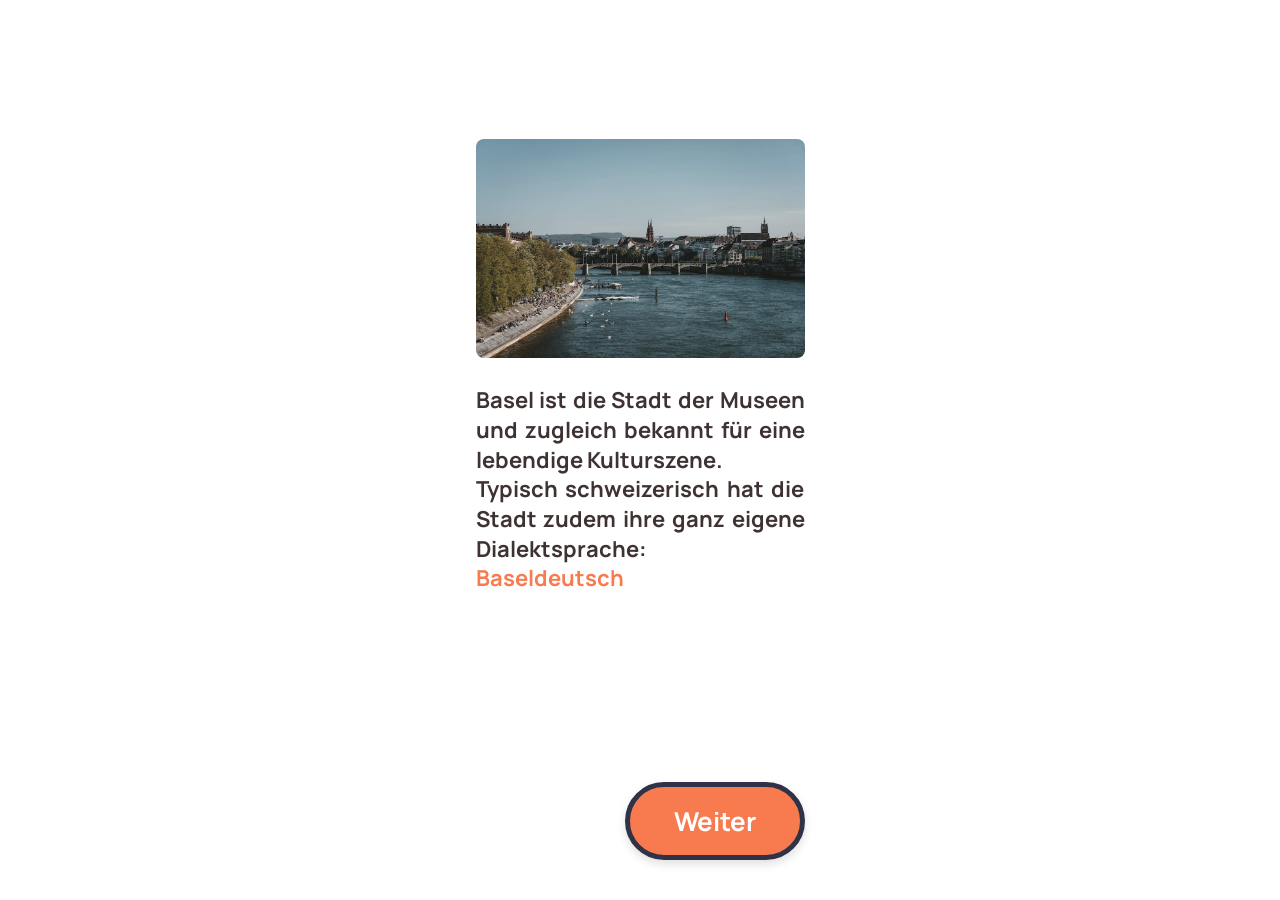
<file: index.html>
<!DOCTYPE html>
<html lang="de">

<head>
    <link rel="preconnect" href="https://fonts.googleapis.com">
    <link rel="preconnect" href="https://fonts.gstatic.com" crossorigin>
    <link
        href="https://fonts.googleapis.com/css2?family=Manrope:wght@200..800&family=Pixelify+Sans:wght@400..700&display=swap"
        rel="stylesheet">
    <meta charset="UTF-8">
    <script>(function () { var t = localStorage.getItem('theme'); if (t) document.documentElement.setAttribute('data-theme', t); })();</script>
    <meta name="viewport" content="width=device-width, initial-scale=1.0, maximum-scale=1.0">
    <title>Baseldeutsch</title>
    <link rel="stylesheet" href="style.css">
    <style>
        * {
            box-sizing: border-box;
            margin: 0;
            padding: 0;
        }

        html,
        body {
            height: 100%;
            overflow-x: hidden;
        }

        body {
            font-family: "Manrope", sans-serif;
            font-weight: bold;
            background: var(--bg);
            display: flex;
            flex-direction: column;
            max-width: 393px;
            margin: 0 auto;
            width: 100%;
            height: 100dvh;
            color: var(--text);
        }

        .top-bar {
            background: var(--bg);
            height: 30px;
            flex-shrink: 0;
            position: sticky;
            top: 0;
            z-index: 100;
        }

        .map-area {
            flex: 1;
            display: flex;
            align-items: center;
            justify-content: center;
            padding: 24px 20px;
            overflow: hidden;
            order: 1;
            animation: mapFloat 5s ease-in-out 1 both;
            will-change: transform;
        }

        @keyframes mapFloat {
            0% {
                transform: perspective(1000px) rotateX(2.2deg) rotateY(-2.6deg) rotateZ(-1.4deg);
            }

            50% {
                transform: perspective(1000px) rotateX(-1.8deg) rotateY(2.6deg) rotateZ(1.4deg);
            }

            100% {
                transform: perspective(1000px) rotateX(2.2deg) rotateY(-2.6deg) rotateZ(-1.4deg);
            }
        }


        .bottom-nav {
            order: 2;
        }

        .map-area svg {
            width: 100%;
            height: auto;
            max-height: 100%;
            transition: transform 0.45s cubic-bezier(0.4, 0, 0.2, 1);
            transform-origin: 43% 42%;
        }

        .map-area.bubble-open {
            animation-play-state: paused;
        }

        .map-area svg.zoomed {
            transform: scale(2.6);
        }

        #marker1 {
            cursor: pointer;
        }


        /* Speech bubble — fixed overlay, independent of the map's zoom & float */
        .map-bubble {
            position: fixed;
            z-index: 60;
            width: 250px;
            pointer-events: none;
            transform: translate(-50%, -100%) scale(0);
            transform-origin: 50% 0%;
            /* Disappear with a plain ease so the scale can't overshoot below 0
               (a "back" curve would dip negative and briefly mirror the bubble) */
            transition: transform 0.22s ease-in;
            margin-top: 10px;
        }

        .map-bubble.visible {
            transform: translate(-50%, -100%) scale(1);
            pointer-events: auto;
            cursor: pointer;
            /* Springy overshoot only while appearing */
            transition: transform 0.3s cubic-bezier(0.34, 1.56, 0.64, 1);
            margin-top: 10px;
        }

        #bubble1{
            margin-top: 40px;
        }

        .map-bubble svg {
            width: 100%;
            height: auto;
            display: block;
        }



        .bottom-nav {
            background: var(--bg);
            height: 80px;
            display: flex;
            align-items: center;
            justify-content: space-around;
            flex-shrink: 0;
            position: sticky;
            bottom: 0;
            border-top: 3px solid var(--border);
            z-index: 100;
        }

        .nav-btn {
            width: 52px;
            height: 52px;
            border: none;
            background: transparent;
            cursor: pointer;
            display: flex;
            align-items: center;
            justify-content: center;
            border-radius: 50%;
            margin-bottom: 5px;
        }

        /* â”€â”€ Map SVG color theming â”€â”€ */
        #map-svg path[fill="#F77B4F"] {
            fill: var(--map-extrude);
        }

        #map-svg path[fill="#DBC8C2"] {
            fill: var(--map-fill);
        }

        #map-svg path[fill="#FFF369"] {
            fill: var(--map-highlight);
        }

        #map-svg path[stroke-width="5"] {
            stroke: var(--map-border);
        }

        #map-svg circle:not(#circle1) {
            fill: var(--map-lock-bg);
        }

        #map-svg path[fill="#303348"] {
            fill: var(--map-lock-ring);
        }

        #map-svg path[stroke-width="4"] {
            stroke: var(--map-lock-shackle);
        }

        /* ── Marker ── */
        #circle1 {
            fill: var(--map-extrude);
        }

        #marker1 path[fill='#AFF6F9'] {
            fill: var(--light);
        }

        /* â”€â”€ Speech bubble â”€â”€ */
        #bubble1 path[fill="#44869A"] {
            fill: var(--accent-light);
        }

        #bubble1 path[fill="#8CD0D3"] {
            fill: #303348;
        }

        /* Level 2 unlocked → its bubble turns orange like level 1 */
        #bubble2.unlocked path[fill="#C19C8F"] {
            fill: var(--accent-light);
        }

        /* ── First-time intro overlay ── */
        .intro-overlay {
            position: fixed;
            inset: 0;
            z-index: 1000;
            background: var(--bg);
            display: none;
            max-width: 393px;
            margin: 0 auto;
        }

        .intro-overlay.visible {
            display: flex;
        }

        .intro-content {
            flex: 1;
            display: flex;
            flex-direction: column;
            padding: 40px 32px;
            overflow-y: auto;
        }

        .intro-image {
            width: 100%;
            object-fit: cover;
            border-radius: 8px;
            margin-bottom: 28px;
            flex-shrink: 0;
            margin-top: 30%;
        }

        .intro-text {
            font-size: 22px;
            font-weight: 700;
            line-height: 1.35;
            color: var(--text);
            text-align: justify;
        }

        .intro-highlight {
            color: var(--accent-light);
        }

        .intro-next {
            margin-top: auto;
            align-self: flex-end;
            background: var(--accent-light);
            border: solid var(--border-nav);
            border-width: 5px;
            border-radius: 40px;
            color: #fff;
            font-family: "Manrope", sans-serif;
            font-size: 26px;
            font-weight: 700;
            padding: 16px 44px;
            cursor: pointer;
            -webkit-tap-highlight-color: transparent;
            filter: drop-shadow(0 4px 4px rgba(0, 0, 0, 0.12));
        }

        .intro-next:active {
            filter: brightness(0.9);
        }

        /* ── First-lesson hint arrow ── */
        .lesson-hint {
            position: fixed;
            top: 38%;
            left: 50%;
            transform: translateX(-50%);
            z-index: 50;
            display: none;
            flex-direction: column;
            align-items: center;
            gap: 4px;
            pointer-events: none;
            animation: hintBounce 0.9s ease-in-out infinite;
        }

        .lesson-hint.visible {
            display: flex;
        }

        .lesson-hint-arrow {
            width: 46px;
            height: 62px;
        }

        .lesson-hint-text {
            font-size: 16px;
            font-weight: 800;
            color: var(--accent);
            background: var(--bg);
            padding: 4px 12px;
            border-radius: 14px;
        }

        @keyframes hintBounce {

            0%,
            100% {
                transform: translateX(-50%) translateY(0);
            }

            50% {
                transform: translateX(-50%) translateY(-22px);
            }
        }


        .page-title {
            font-size: 42px;
            font-weight: 800;
            color: var(--text);
            padding: 14px 30px 14px;
            flex-shrink: 0;
            max-height: 170px;
            overflow: hidden;
            transition: transform 0.4s cubic-bezier(0.4, 0, 0.2, 1), opacity 0.3s ease,
                max-height 0.4s ease, padding 0.4s ease;
            line-height: 45px;
        }

        /* Hide the title (and collapse its space) while the map is zoomed in */
        .page-title.hidden {
            transform: translateY(-120%);
            opacity: 0;
            max-height: 0;
            padding-top: 0;
            padding-bottom: 0;
        }
    </style>
</head>

<body>

    <!-- First-time intro -->
    <div class="intro-overlay" id="introOverlay">
        <div class="intro-content">
            <img class="intro-image" src="image.png" alt="Basel am Rhein">
            <p class="intro-text">
               Basel ist die Stadt der Museen und zugleich bekannt für eine lebendige Kulturszene. <br>
               Typisch schweizerisch hat die Stadt zudem ihre ganz eigene Dialektsprache:
                <br><span class="intro-highlight">Baseldeutsch</span>
            </p>
            <button class="intro-next" onclick="dismissIntro()">Weiter</button>
        </div>
    </div>

    <div class="page-title" id="pageTitle">Willkommen in Basel!</div>

    <!-- Hint arrow pointing to the first lesson -->
    <div class="lesson-hint" id="lessonHint">

        <svg class="lesson-hint-arrow" viewBox="0 0 60 80" fill="none" xmlns="http://www.w3.org/2000/svg">
            <path d="M30 6 V60 M30 60 L14 44 M30 60 L46 44" stroke="var(--accent-light)" stroke-width="7"
                stroke-linecap="round" stroke-linejoin="round" />
        </svg>
    </div>

    <nav class="bottom-nav">
        <button class="nav-btn active" onclick="navigateTo('index.html')" aria-label="Home"><svg class="nav-icon"
                viewBox="0 0 31 40" fill="none" xmlns="http://www.w3.org/2000/svg">
                <g filter="url(#filter0_d_716_228)">
                    <path fill-rule="evenodd" clip-rule="evenodd"
                        d="M14.3101 29.4547C11.7604 27.4622 6 17.2513 6 10.9669C6 8.58868 7.0009 6.30826 8.7825 4.62658C10.5641 2.9449 12.9806 2 15.5002 2C18.0197 2 20.4359 2.94476 22.2176 4.62644C23.9992 6.30812 25 8.58925 25 10.9675C25 17.2519 19.2399 27.4624 16.6902 29.4549C16.3239 29.7411 16.1406 29.884 15.8678 29.9573C15.6558 30.0142 15.3439 30.0142 15.1319 29.9573C14.8596 29.8841 14.675 29.7398 14.3101 29.4547ZM12.3473 10.1685C12.3473 11.8185 13.7585 13.156 15.4994 13.156C17.2402 13.156 18.6515 11.8185 18.6515 10.1685C18.6515 8.5186 17.2402 7.18106 15.4994 7.18106C13.7585 7.18106 12.3473 8.5186 12.3473 10.1685Z"
                        fill="#F77B4F" />
                    <path fill-rule="evenodd" clip-rule="evenodd"
                        d="M14.3101 29.4547C11.7604 27.4622 6 17.2513 6 10.9669C6 8.58868 7.0009 6.30826 8.7825 4.62658C10.5641 2.9449 12.9806 2 15.5002 2C18.0197 2 20.4359 2.94476 22.2176 4.62644C23.9992 6.30812 25 8.58925 25 10.9675C25 17.2519 19.2399 27.4624 16.6902 29.4549C16.3239 29.7411 16.1406 29.884 15.8678 29.9573C15.6558 30.0142 15.3439 30.0142 15.1319 29.9573C14.8596 29.8841 14.675 29.7398 14.3101 29.4547ZM12.3473 10.1685C12.3473 11.8185 13.7585 13.156 15.4994 13.156C17.2402 13.156 18.6515 11.8185 18.6515 10.1685C18.6515 8.5186 17.2402 7.18106 15.4994 7.18106C13.7585 7.18106 12.3473 8.5186 12.3473 10.1685Z"
                        stroke="#303348" stroke-width="4" stroke-linecap="round" stroke-linejoin="round" />
                </g>
                <defs>
                    <filter id="filter0_d_716_228" x="0" y="0" width="31" height="40" filterUnits="userSpaceOnUse"
                        color-interpolation-filters="sRGB">
                        <feFlood flood-opacity="0" result="BackgroundImageFix" />
                        <feColorMatrix in="SourceAlpha" type="matrix" values="0 0 0 0 0 0 0 0 0 0 0 0 0 0 0 0 0 0 127 0"
                            result="hardAlpha" />
                        <feOffset dy="4" />
                        <feGaussianBlur stdDeviation="2" />
                        <feComposite in2="hardAlpha" operator="out" />
                        <feColorMatrix type="matrix" values="0 0 0 0 0 0 0 0 0 0 0 0 0 0 0 0 0 0 0.12 0" />
                        <feBlend mode="normal" in2="BackgroundImageFix" result="effect1_dropShadow_716_228" />
                        <feBlend mode="normal" in="SourceGraphic" in2="effect1_dropShadow_716_228" result="shape" />
                    </filter>
                </defs>
            </svg></button>
        <button class="nav-btn" onclick="navigateTo('lexikon.html')" aria-label="Suche"><svg class="nav-icon"
                viewBox="0 0 38 38" fill="none" xmlns="http://www.w3.org/2000/svg">
                <g filter="url(#filter0_d_716_301)">
                    <path
                        d="M6 9.22222C6 13.2109 9.2335 16.4444 13.2222 16.4444C17.2109 16.4444 20.4444 13.2109 20.4444 9.22222C20.4444 5.2335 17.2109 2 13.2222 2C9.2335 2 6 5.2335 6 9.22222Z"
                        fill="#F77B4F" />
                    <path
                        d="M18.3799 14.2778L32 28M13.2222 16.4444C9.2335 16.4444 6 13.2109 6 9.22222C6 5.2335 9.2335 2 13.2222 2C17.2109 2 20.4444 5.2335 20.4444 9.22222C20.4444 13.2109 17.2109 16.4444 13.2222 16.4444Z"
                        stroke="#303348" stroke-width="4" stroke-linecap="round" stroke-linejoin="round" />
                </g>
                <defs>
                    <filter id="filter0_d_716_301" x="0" y="0" width="38" height="38" filterUnits="userSpaceOnUse"
                        color-interpolation-filters="sRGB">
                        <feFlood flood-opacity="0" result="BackgroundImageFix" />
                        <feColorMatrix in="SourceAlpha" type="matrix" values="0 0 0 0 0 0 0 0 0 0 0 0 0 0 0 0 0 0 127 0"
                            result="hardAlpha" />
                        <feOffset dy="4" />
                        <feGaussianBlur stdDeviation="2" />
                        <feComposite in2="hardAlpha" operator="out" />
                        <feColorMatrix type="matrix" values="0 0 0 0 0 0 0 0 0 0 0 0 0 0 0 0 0 0 0.12 0" />
                        <feBlend mode="normal" in2="BackgroundImageFix" result="effect1_dropShadow_716_301" />
                        <feBlend mode="normal" in="SourceGraphic" in2="effect1_dropShadow_716_301" result="shape" />
                    </filter>
                </defs>
            </svg></button>
        <button class="nav-btn" onclick="navigateTo('marked.html')" aria-label="Gespeichert"><svg class="nav-icon"
                viewBox="0 0 42 39" fill="none" xmlns="http://www.w3.org/2000/svg">
                <g filter="url(#filter0_d_716_300)">
                    <path
                        d="M25.519 18.435L16.9502 13.1288L12.8791 19.7397L6.51992 15.7722L9.27376 11.3583L5.9978 9.31443L8.75164 4.90056L12.0276 6.94445L15.1119 2.00093L21.4711 5.96848L16.9502 13.1288L25.519 18.435L29.9501 11.2586L35.7312 14.8654L32.6469 19.809L35.7301 21.7326L32.9763 26.1465L29.893 24.2228L27.1392 28.6367L21.3581 25.0298L25.519 18.435Z"
                        fill="#F77B4F" />
                    <path
                        d="M16.9502 13.1288L25.519 18.435M16.9502 13.1288L12.8791 19.7397L6.51992 15.7722L9.27376 11.3583L5.9978 9.31443L8.75164 4.90056L12.0276 6.94445L15.1119 2.00093L21.4711 5.96848L16.9502 13.1288ZM25.519 18.435L29.9501 11.2586L35.7312 14.8654L32.6469 19.809L35.7301 21.7326L32.9763 26.1465L29.893 24.2228L27.1392 28.6367L21.3581 25.0298L25.519 18.435Z"
                        stroke="#303348" stroke-width="4" stroke-linejoin="round" />
                </g>
                <defs>
                    <filter id="filter0_d_716_300" x="0" y="0" width="41.7344" height="38.6367"
                        filterUnits="userSpaceOnUse" color-interpolation-filters="sRGB">
                        <feFlood flood-opacity="0" result="BackgroundImageFix" />
                        <feColorMatrix in="SourceAlpha" type="matrix" values="0 0 0 0 0 0 0 0 0 0 0 0 0 0 0 0 0 0 127 0"
                            result="hardAlpha" />
                        <feOffset dy="4" />
                        <feGaussianBlur stdDeviation="2" />
                        <feComposite in2="hardAlpha" operator="out" />
                        <feColorMatrix type="matrix" values="0 0 0 0 0 0 0 0 0 0 0 0 0 0 0 0 0 0 0.12 0" />
                        <feBlend mode="normal" in2="BackgroundImageFix" result="effect1_dropShadow_716_300" />
                        <feBlend mode="normal" in="SourceGraphic" in2="effect1_dropShadow_716_300" result="shape" />
                    </filter>
                </defs>
            </svg></button>
        <button class="nav-btn" onclick="navigateTo('settings.html')" aria-label="Einstellungen"><svg class="nav-icon"
                viewBox="0 0 42 40" fill="none" xmlns="http://www.w3.org/2000/svg">
                <g filter="url(#filter0_d_716_302)">
                    <path fill-rule="evenodd" clip-rule="evenodd"
                        d="M32.9802 11.1282L33.5298 11.4307L33.5324 11.432C34.4265 11.9242 34.8739 12.1705 35.2 12.5206C35.4889 12.8306 35.7079 13.1984 35.8422 13.5986C35.9939 14.0509 35.9952 14.5578 35.9975 15.5723L35.9995 16.425C36.0018 17.4344 36.003 17.9421 35.8524 18.3949C35.7185 18.7978 35.4994 19.1672 35.2089 19.4791C34.8805 19.8317 34.4284 20.0797 33.5257 20.5747L32.9832 20.8723L32.9803 20.8736C32.8979 20.9188 32.8564 20.9415 32.8161 20.9653C32.4037 21.2087 32.0564 21.5465 31.8032 21.9502C31.7782 21.9902 31.7532 22.0314 31.7049 22.1141C31.6568 22.1965 31.6325 22.2382 31.6101 22.2796C31.3833 22.6981 31.2614 23.1649 31.2543 23.6397C31.2536 23.6867 31.2538 23.7342 31.2554 23.8297L31.2665 24.4823C31.2836 25.483 31.2921 25.9871 31.1499 26.4393C31.0232 26.8422 30.8112 27.2136 30.528 27.5291C30.2087 27.8848 29.7661 28.139 28.8834 28.646L28.1406 29.0726C27.251 29.5836 26.805 29.8397 26.3316 29.9375C25.9123 30.0242 25.4793 30.0204 25.0613 29.9276C24.5887 29.8227 24.1469 29.5604 23.2625 29.035L22.6981 28.6997C22.6333 28.6612 22.5965 28.6393 22.5597 28.619C22.1414 28.3882 21.6729 28.2601 21.1943 28.2449C21.1461 28.2434 21.0972 28.2434 20.9991 28.2434C20.9012 28.2434 20.8522 28.2434 20.8041 28.2449C20.3266 28.2601 19.8609 28.3877 19.4433 28.6175C19.4012 28.6407 19.3587 28.6656 19.2747 28.7154L18.7437 29.03C17.863 29.5519 17.4221 29.8132 16.9515 29.9177C16.5352 30.0102 16.1038 30.0135 15.6859 29.9279C15.2136 29.8312 14.769 29.5778 13.8794 29.0704L13.1385 28.648C12.2464 28.1392 11.8001 27.8847 11.4782 27.5277C11.1934 27.2118 10.9804 26.8397 10.8529 26.4357C10.7088 25.9789 10.7164 25.4689 10.7338 24.4501L10.7441 23.8449C10.7459 23.7425 10.7466 23.6915 10.7457 23.6412C10.7377 23.1749 10.6199 22.7167 10.3998 22.3043C10.3809 22.269 10.3604 22.2336 10.327 22.1761L10.2983 22.1264C10.2462 22.0364 10.2202 21.9914 10.193 21.9481C9.94201 21.5467 9.59776 21.21 9.18913 20.9665C9.15271 20.9448 9.11499 20.9241 9.05149 20.8892L9.00744 20.865L8.46972 20.5689C7.57386 20.0757 7.1271 19.8295 6.80061 19.4791C6.51176 19.1691 6.29393 18.8013 6.15968 18.4011C6.00793 17.9488 6.00474 17.4419 6.00241 16.4274L6.00049 15.5926C5.99815 14.5713 5.99802 14.0606 6.14943 13.6051C6.28338 13.2022 6.50281 12.8322 6.79328 12.5204C7.12163 12.1678 7.57288 11.9201 8.47558 11.425L9.01814 11.1275L9.06018 11.1044C9.1181 11.0727 9.15298 11.0536 9.18638 11.0339C9.59875 10.7906 9.94572 10.453 10.1989 10.0493C10.2182 10.0186 10.2364 9.9872 10.2658 9.93675L10.2956 9.8855C10.3439 9.80282 10.368 9.76143 10.3905 9.72005C10.6172 9.30154 10.7411 8.83503 10.7482 8.36021C10.7486 8.33302 10.7479 8.30567 10.7468 8.26892C10.7461 8.24222 10.7452 8.21047 10.7445 8.1703L10.7338 7.53968C10.7165 6.52434 10.7089 6.01639 10.8521 5.56089C10.9788 5.15792 11.1906 4.78635 11.4738 4.47085C11.793 4.11531 12.2351 3.86137 13.1172 3.35473L13.1253 3.34982L13.8571 2.92952L13.8611 2.92778C14.7512 2.41653 15.1963 2.1609 15.6698 2.06303C16.0891 1.97634 16.5218 1.97891 16.9398 2.07173C17.4123 2.17664 17.8551 2.4397 18.7393 2.96505L19.2737 3.2825L19.3184 3.30908C19.3741 3.34226 19.4077 3.36229 19.4416 3.381C19.8599 3.61171 20.327 3.73944 20.8056 3.75468C20.8536 3.75621 20.9046 3.75621 21.0019 3.75621C21.0998 3.75621 21.1488 3.75621 21.1969 3.75468C21.6745 3.73951 22.1406 3.61247 22.5582 3.38271C22.6003 3.35956 22.6428 3.33448 22.7267 3.28473L23.2577 2.97012L23.2627 2.96776C24.1409 2.44735 24.5803 2.18699 25.0502 2.0826C25.4665 1.99011 25.8977 1.98615 26.3155 2.07173C26.7878 2.16846 27.2328 2.42221 28.1224 2.92952L28.8634 3.35209C29.7555 3.86082 30.201 4.1155 30.523 4.4725C30.8077 4.78832 31.021 5.16047 31.1485 5.56452C31.292 6.0194 31.2834 6.52626 31.2662 7.53684L31.2554 8.16835C31.2538 8.26512 31.2536 8.31379 31.2544 8.36142C31.2617 8.83528 31.384 9.30083 31.6101 9.71859C31.6328 9.76055 31.6575 9.80293 31.7063 9.88657L31.7411 9.9464C31.7683 9.99312 31.786 10.0237 31.8045 10.0531C32.0565 10.4546 32.4019 10.7903 32.8117 11.0332C32.8529 11.0576 32.8949 11.0812 32.9802 11.1282ZM14.9981 16.0001C14.9981 19.2807 17.6855 21.9401 21.0005 21.9401C24.3155 21.9401 27.0028 19.2807 27.0028 16.0001C27.0028 12.7195 24.3155 10.0601 21.0005 10.0601C17.6855 10.0601 14.9981 12.7195 14.9981 16.0001Z"
                        fill="#F77B4F" />
                    <path
                        d="M10.327 22.1761C10.3184 22.1612 10.3088 22.1447 10.2983 22.1264C10.2462 22.0364 10.2202 21.9914 10.193 21.9481C9.94201 21.5467 9.59776 21.21 9.18913 20.9665C9.15271 20.9448 9.11499 20.9241 9.05149 20.8892C9.03804 20.8818 9.02343 20.8738 9.00744 20.865L8.46972 20.5689C7.57386 20.0757 7.1271 19.8295 6.80061 19.4791C6.51176 19.1691 6.29393 18.8013 6.15968 18.4011C6.00793 17.9488 6.00474 17.4419 6.00241 16.4274L6.00049 15.5926C5.99815 14.5713 5.99802 14.0606 6.14943 13.6051C6.28338 13.2022 6.50281 12.8322 6.79328 12.5204C7.12163 12.1678 7.57288 11.9201 8.47558 11.425L9.01814 11.1275C9.03343 11.1191 9.04737 11.1114 9.06018 11.1044C9.1181 11.0727 9.15298 11.0536 9.18638 11.0339C9.59875 10.7906 9.94572 10.453 10.1989 10.0493C10.2182 10.0186 10.2364 9.9872 10.2658 9.93675C10.2746 9.92156 10.2844 9.90464 10.2956 9.8855C10.3439 9.80282 10.368 9.76143 10.3905 9.72005C10.6172 9.30154 10.7411 8.83503 10.7482 8.36021C10.7486 8.33302 10.7479 8.30567 10.7468 8.26892C10.7461 8.24222 10.7452 8.21047 10.7445 8.1703L10.7338 7.53968C10.7165 6.52434 10.7089 6.01639 10.8521 5.56089C10.9788 5.15792 11.1906 4.78635 11.4738 4.47085C11.793 4.11531 12.2351 3.86137 13.1172 3.35473L13.1253 3.34982L13.8571 2.92952L13.8611 2.92778C14.7512 2.41653 15.1963 2.1609 15.6698 2.06303C16.0891 1.97634 16.5218 1.97891 16.9398 2.07173C17.4123 2.17664 17.8551 2.4397 18.7393 2.96505L19.2737 3.2825C19.2901 3.29224 19.3049 3.30105 19.3184 3.30908M9.00744 20.865L9.05149 20.8892M9.01814 11.1275L9.06018 11.1044M19.2737 3.2825L19.3184 3.30908M31.7063 9.88657C31.6575 9.80293 31.6328 9.76055 31.6101 9.71859C31.384 9.30083 31.2617 8.83528 31.2544 8.36142C31.2536 8.31379 31.2538 8.26512 31.2554 8.16835L31.2662 7.53684C31.2834 6.52626 31.292 6.0194 31.1485 5.56452C31.021 5.16047 30.8077 4.78832 30.523 4.4725C30.201 4.1155 29.7555 3.86082 28.8634 3.35209L28.1224 2.92952C27.2328 2.42221 26.7878 2.16846 26.3155 2.07173C25.8977 1.98615 25.4665 1.99011 25.0502 2.0826C24.5803 2.18699 24.1409 2.44735 23.2627 2.96776L23.2577 2.97012L22.7267 3.28473C22.6428 3.33448 22.6003 3.35956 22.5582 3.38271C22.1406 3.61247 21.6745 3.73951 21.1969 3.75468C21.1488 3.75621 21.0998 3.75621 21.0019 3.75621C20.9046 3.75621 20.8536 3.75621 20.8056 3.75468C20.327 3.73944 19.8599 3.61171 19.4416 3.381C19.4077 3.36229 19.3741 3.34226 19.3184 3.30908M31.7063 9.88657L31.7411 9.9464M10.327 22.1761C10.3604 22.2336 10.3809 22.269 10.3998 22.3043C10.6199 22.7167 10.7377 23.1749 10.7457 23.6412C10.7466 23.6915 10.7459 23.7425 10.7441 23.8449L10.7338 24.4501C10.7164 25.4689 10.7088 25.9789 10.8529 26.4357C10.9804 26.8397 11.1934 27.2118 11.4782 27.5277C11.8001 27.8847 12.2464 28.1392 13.1385 28.648L13.8794 29.0704C14.769 29.5778 15.2136 29.8312 15.6859 29.9279C16.1038 30.0135 16.5352 30.0102 16.9515 29.9177C17.4221 29.8132 17.863 29.5519 18.7437 29.03L19.2747 28.7154C19.3587 28.6656 19.4012 28.6407 19.4433 28.6175C19.8609 28.3877 20.3266 28.2601 20.8041 28.2449C20.8522 28.2434 20.9012 28.2434 20.9991 28.2434C21.0972 28.2434 21.1461 28.2434 21.1943 28.2449C21.6729 28.2601 22.1414 28.3882 22.5597 28.619C22.5965 28.6393 22.6333 28.6612 22.6981 28.6997L23.2625 29.035C24.1469 29.5604 24.5887 29.8227 25.0613 29.9276C25.4793 30.0204 25.9123 30.0242 26.3316 29.9375C26.805 29.8397 27.251 29.5836 28.1406 29.0726L28.8834 28.646C29.7661 28.139 30.2087 27.8848 30.528 27.5291C30.8112 27.2136 31.0232 26.8422 31.1499 26.4393C31.2921 25.9871 31.2836 25.483 31.2665 24.4823L31.2554 23.8297C31.2538 23.7342 31.2536 23.6867 31.2543 23.6397C31.2614 23.1649 31.3833 22.6981 31.6101 22.2796C31.6325 22.2382 31.6568 22.1965 31.7049 22.1141C31.7532 22.0314 31.7782 21.9902 31.8032 21.9502C32.0564 21.5465 32.4037 21.2087 32.8161 20.9653C32.8564 20.9415 32.8979 20.9188 32.9803 20.8736L32.9832 20.8723L33.5257 20.5747C34.4284 20.0797 34.8805 19.8317 35.2089 19.4791C35.4994 19.1672 35.7185 18.7978 35.8524 18.3949C36.003 17.9421 36.0018 17.4344 35.9995 16.425L35.9975 15.5723C35.9952 14.5578 35.9939 14.0509 35.8422 13.5986C35.7079 13.1984 35.4889 12.8306 35.2 12.5206C34.8739 12.1705 34.4265 11.9242 33.5324 11.432L33.5298 11.4307L32.9802 11.1282C32.8949 11.0812 32.8529 11.0576 32.8117 11.0332C32.4019 10.7903 32.0565 10.4546 31.8045 10.0531C31.786 10.0237 31.7683 9.99312 31.7411 9.9464C31.731 9.92898 31.7196 9.9093 31.7063 9.88657M10.2956 9.8855L10.2658 9.93675M10.2983 22.1264L10.327 22.1761M21.0005 21.9401C17.6855 21.9401 14.9981 19.2807 14.9981 16.0001C14.9981 12.7195 17.6855 10.0601 21.0005 10.0601C24.3155 10.0601 27.0028 12.7195 27.0028 16.0001C27.0028 19.2807 24.3155 21.9401 21.0005 21.9401Z"
                        stroke="#303348" stroke-width="4" stroke-linecap="round" stroke-linejoin="round" />
                </g>
                <defs>
                    <filter id="filter0_d_716_302" x="0" y="0" width="42" height="40" filterUnits="userSpaceOnUse"
                        color-interpolation-filters="sRGB">
                        <feFlood flood-opacity="0" result="BackgroundImageFix" />
                        <feColorMatrix in="SourceAlpha" type="matrix" values="0 0 0 0 0 0 0 0 0 0 0 0 0 0 0 0 0 0 127 0"
                            result="hardAlpha" />
                        <feOffset dy="4" />
                        <feGaussianBlur stdDeviation="2" />
                        <feComposite in2="hardAlpha" operator="out" />
                        <feColorMatrix type="matrix" values="0 0 0 0 0 0 0 0 0 0 0 0 0 0 0 0 0 0 0.12 0" />
                        <feBlend mode="normal" in2="BackgroundImageFix" result="effect1_dropShadow_716_302" />
                        <feBlend mode="normal" in="SourceGraphic" in2="effect1_dropShadow_716_302" result="shape" />
                    </filter>
                </defs>
            </svg></button>
    </nav>

    <div class="map-area">
        <svg id="map-svg" width="342" height="456" viewBox="0 0 342 456" fill="none" xmlns="http://www.w3.org/2000/svg"
                    onclick="unzoom()">
        <g filter="url(#filter0_d_788_149)">
        <path d="M135 39.625C135 39.625 131.361 129.279 135 137.625C144 158.272 140.5 166.625 156.5 179.625C172.5 192.625 194.772 199.961 211 197.125C240 192.056 260 179.625 260 179.625" stroke="#528CEF" stroke-width="11" stroke-linecap="round"/>
        <path d="M46.622 298.372L118.307 309.316L123.719 313.625L133.82 296.134L126.331 289.169L137.03 270.266L118.307 260.316L46.622 249.372L12.3846 257.331V306.331L46.622 298.372Z" fill="#F77B4F"/>
        <path d="M326.941 211.315L335.5 195.396V146.396L326.941 162.315C322.483 160.159 310.036 157.838 295.913 165.797L262.211 176.244V187.125V201.615L282.539 219.524L295.913 214.797C310.036 206.838 322.483 209.159 326.941 211.315Z" fill="#F77B4F"/>
        <path d="M282.539 330.707V281.707L265.955 278.225L246.162 284.692V298.124L211.525 343.125L170.733 396.125L148.799 392.145V370.505V348.866L143.45 339.414H131.68V327.972L126.331 331.392L123.121 333.444L118.307 322.997V371.997L123.121 382.444L131.68 376.972V388.414H143.45L148.799 397.866V441.145L170.733 445.125L246.162 347.124V333.692L265.955 327.225L282.539 330.707Z" fill="#F77B4F"/>
        <path d="M34.5404 211.125L46.622 185.198L25.2236 165.05L6.5 146.396V195.396L34.5404 211.125Z" fill="#F77B4F"/>
        <path d="M246.162 284.692L265.955 278.225L256 268.524V260.316H265.955L246.162 211.315H207L205 217.125L173 225.125L158 239.625L141.535 235.625L143.817 243.498L159.5 249.372L162.5 243.125L168 249.372L165.5 257.331L189 263.625V273.125L207 306.331L211.525 343.125L246.162 298.124V284.692Z" fill="#DBC8C2"/>
        <path d="M118.307 260.316L137.03 270.266L207 306.331L189 273.125V263.625L165.5 257.331L168 249.372L162.5 243.125L159.5 249.372L143.817 243.498L128.134 237.625L118.307 260.316Z" fill="#DBC8C2"/>
        <path d="M148.799 392.145L170.733 396.125L211.525 343.125L207 306.331L137.03 270.266L126.331 289.169L133.82 296.134L123.719 313.625L118.307 322.997L123.121 333.444L126.331 331.392L131.68 327.972V339.414H143.45L148.799 348.866V370.505V392.145Z" fill="#DBC8C2"/>
        <path d="M46.622 249.372L118.307 260.316L128.134 237.625L129 235.625L101.5 211.125H34.5404L32.713 215.047H25.2236L12.3846 257.331L46.622 249.372Z" fill="#DBC8C2"/>
        <path d="M46.622 185.198L34.5404 211.125H101.5L95 185.198H46.622Z" fill="#DBC8C2"/>
        <path d="M118.307 195.396L131.68 201.615L141.535 235.625L158 239.625L173 225.125L205 217.125L207 211.315V201.615C207 201.615 167.752 198.865 152 185.198C136.248 171.532 126.331 131.625 126.331 131.625L123.719 146.396L118.307 160.125V195.396Z" fill="#FFF369"/>
        <path d="M16.1293 140.924L6.5 146.396L25.2236 165.05L46.622 185.198H95L91.5 162.315L25.2236 116.05L16.1293 140.924Z" fill="#DBC8C2"/>
        <path d="M16.1293 103.614L25.2236 116.05L91.5 162.315L126.331 131.625V85.2073L104.398 76.7503L88.8837 82.2225L53.5764 71.2782L46.622 82.2225L16.1293 103.614Z" fill="#DBC8C2"/>
        <path d="M126.331 131.625L91.5 162.315L95 185.198L101.5 211.125L129 235.625L128.134 237.625L143.817 243.498L141.535 235.625L131.68 201.615L118.307 195.396V160.125L123.719 146.396L126.331 131.625Z" fill="#DBC8C2"/>
        <path d="M282.539 281.707V268.524V219.524L262.211 201.615V187.125C262.211 187.125 245.781 194.296 235 197.125C224.219 199.954 207 201.615 207 201.615V211.315H246.162L265.955 260.316H256V268.524L265.955 278.225L282.539 281.707Z" fill="#DBC8C2"/>
        <path d="M265.955 76.7503C252.688 69.9847 223.693 70.2832 210.854 71.2782H200.5L196.5 85.2073L223.36 140.924L242.5 180.625L262.211 176.244L295.913 165.797C310.036 157.838 322.483 160.159 326.941 162.315L335.5 146.396L317.459 125.307L303.423 134.8L288.846 116.05L282.539 119.311L273.73 95.8265L299.644 71.2782L288.846 60.3503L265.955 76.7503Z" fill="#DBC8C2"/>
        <path d="M242.5 180.625L223.36 140.924L194.015 162.315L178.5 173.625L185 180.625L182 188.313C210.051 194.865 242.5 180.625 242.5 180.625Z" fill="#DBC8C2"/>
        <path d="M196.5 85.2073H178.5L182.255 103.87L188.746 136.125L194.015 162.315L223.36 140.924L196.5 85.2073Z" fill="#DBC8C2"/>
        <path d="M206.04 28.4959L143.45 3.125C138.8 10.9413 135.234 23.1417 132.579 36.125L141.535 39.7337L165.5 49.3896L178.5 85.2073H196.5L200.5 71.2782H210.854V56.3541L206.04 49.3896V28.4959Z" fill="#DBC8C2"/>
        <path id="level2Region" d="M178.5 85.2073L165.5 49.3896L141.535 39.7337C141.535 39.7337 134.079 75.1405 137.312 113.125L182.255 103.87L178.5 85.2073Z" fill="#DBC8C2"/>
        <path d="M147.183 157.125L159.5 149.625L188.746 136.125L182.255 103.87L137.312 113.125C138.583 128.058 141.505 143.39 147.183 157.125Z" fill="#DBC8C2"/>
        <path d="M168 153.625L178.5 173.625L194.015 162.315L188.746 136.125L159.5 149.625L162.5 157.125L168 153.625Z" fill="#DBC8C2"/>
        <path d="M185 180.625L178.5 173.625L168 153.625L162.5 157.125L159.5 149.625L147.183 157.125C147.909 158.882 148.681 160.614 149.5 162.315C156.942 177.773 168.999 185.277 182 188.313L185 180.625Z" fill="#FFF369"/>
        <path d="M282.539 268.524V330.707M282.539 268.524V281.707M282.539 268.524V219.524M282.539 281.707V330.707L265.955 327.225L246.162 333.692V347.124L170.733 445.125L148.799 441.145V397.866L143.45 388.414H131.68V376.972L123.121 382.444L118.307 371.997V322.997L123.719 313.625L133.82 296.134L126.331 289.169L137.03 270.266M196.5 85.2073L200.5 71.2782H210.854C223.693 70.2832 252.688 69.9847 265.955 76.7503L288.846 60.3503L299.644 71.2782L273.73 95.8265L282.539 119.311L288.846 116.05L303.423 134.8L317.459 125.307L335.5 146.396V195.396L326.941 211.315C322.483 209.159 310.036 206.838 295.913 214.797L282.539 219.524M126.331 85.2073C126.954 73.8169 128.882 54.2112 132.579 36.125C135.234 23.1417 138.8 10.9413 143.45 3.125L206.04 28.4959V49.3896L210.854 56.3541V71.2782M335.5 146.396L326.941 162.315C322.483 160.159 310.036 157.838 295.913 165.797L262.211 176.244M262.211 176.244V187.125M262.211 176.244L242.5 180.625M282.539 219.524L262.211 201.615V187.125M282.539 219.524V281.707M282.539 281.707L265.955 278.225M118.307 322.997L123.121 333.444L126.331 331.392L131.68 327.972V339.414H143.45L148.799 348.866V370.505V392.145L170.733 396.125L211.525 343.125L246.162 298.124V284.692L265.955 278.225M265.955 278.225L256 268.524V260.316H265.955L246.162 211.315H207M137.03 270.266L118.307 260.316M137.03 270.266L207 306.331M118.307 260.316L46.622 249.372L12.3846 257.331M101.5 211.125L129 235.625L128.134 237.625L118.307 260.316M123.719 313.625L118.307 309.316L46.622 298.372L12.3846 306.331V257.331L25.2236 215.047H32.713L34.5404 211.125M46.622 185.198L34.5404 211.125M46.622 185.198L25.2236 165.05L6.5 146.396M46.622 185.198H95M34.5404 211.125L6.5 195.396V146.396L16.1293 140.924L25.2236 116.05M25.2236 116.05L16.1293 103.614L46.622 82.2225L53.5764 71.2782L88.8837 82.2225L104.398 76.7503L126.331 85.2073M25.2236 116.05L91.5 162.315M126.331 85.2073V131.625M34.5404 211.125H101.5M91.5 162.315L126.331 131.625M91.5 162.315L95 185.198M126.331 131.625L123.719 146.396L118.307 160.125V195.396L131.68 201.615L141.535 235.625M126.331 131.625C126.331 131.625 136.248 171.532 152 185.198C167.752 198.865 207 201.615 207 201.615M95 185.198L101.5 211.125M143.817 243.498L159.5 249.372L162.5 243.125L168 249.372L165.5 257.331L189 263.625V273.125L207 306.331L211.525 343.125M128.134 237.625L143.817 243.498M143.817 243.498L141.535 235.625M207 211.315V201.615M207 211.315L205 217.125L173 225.125L158 239.625L141.535 235.625M207 201.615C207 201.615 224.219 199.954 235 197.125C245.781 194.296 262.211 187.125 262.211 187.125M132.579 36.125L141.535 39.7337M178.5 85.2073L165.5 49.3896L141.535 39.7337M178.5 85.2073H196.5M178.5 85.2073L182.255 103.87M196.5 85.2073L223.36 140.924M242.5 180.625L223.36 140.924M147.183 157.125C147.909 158.882 148.681 160.614 149.5 162.315C156.942 177.773 168.999 185.277 182 188.313C210.051 194.865 242.5 180.625 242.5 180.625M147.183 157.125C141.505 143.39 138.583 128.058 137.312 113.125C134.079 75.1405 141.535 39.7337 141.535 39.7337M223.36 140.924L194.015 162.315M159.5 149.625L162.5 157.125L168 153.625L178.5 173.625L185 180.625L182 188.313M178.5 173.625L194.015 162.315M188.746 136.125L159.5 149.625L147.183 157.125M194.015 162.315L188.746 136.125M183.5 103.614L182.255 103.87M137.312 113.125L182.255 103.87M188.746 136.125L182.255 103.87" stroke="#303348" stroke-width="5"/>
        <g id="marker1" filter="url(#filter1_d_788_149)" onclick="toggleMarker(event)" style="cursor:pointer">
        <circle id="circle1" cx="146" cy="181.625" r="18.5" transform="rotate(-90 146 181.625)" fill="#F77B4F" stroke="#303348" stroke-width="5"/>
        <text x="146" y="181.625" text-anchor="middle" dominant-baseline="central" font-family="Manrope, sans-serif" font-weight="800" font-size="24" fill="white">1</text>
        </g>
        <g id="marker2" onclick="toggleLock(event,'marker2')" style="cursor:pointer">
        <circle cx="150" cy="78.625" r="18.5" transform="rotate(-90 150 78.625)" fill="white" stroke="#303348" stroke-width="5"/>
        <path fill-rule="evenodd" clip-rule="evenodd" d="M144.5 86.125V77.3983H156.5V86.125H144.5ZM148.952 84.1857L149.919 82.2466L149.145 80.9538L150.694 79.4995L151.855 80.9538L151.274 82.2466L152.435 84.1857H148.952Z" fill="#303348"/>
        <path d="M156.5 77.3983C156.5 77.3983 156.5 75.6212 156.5 74.0053C156.5 72.3894 153.596 70.2028 150.694 70.1271C147.672 70.0482 144.5 72.2285 144.5 74.0053C144.5 75.7828 144.5 77.3983 144.5 77.3983V86.125H156.5V77.3983ZM144.5 77.3983H156.5M149.919 82.2466L148.952 84.1857H152.435L151.274 82.2466L151.855 80.9538L150.694 79.4995L149.145 80.9538L149.919 82.2466Z" stroke="#303348" stroke-width="4"/>
        <path d="M152.5 84.125H148.5L149.5 81.7721V79.7132C149.5 79.7132 149.5 79.125 150.5 79.125C151.5 79.125 151.5 79.7132 151.5 79.7132V81.7721L152.5 84.125Z" fill="white" stroke="white"/>
        </g>
        <g id="marker3" onclick="toggleLock(event,'marker3')" style="cursor:pointer">
        <circle cx="255" cy="100.625" r="18.5" transform="rotate(-90 255 100.625)" fill="white" stroke="#303348" stroke-width="5"/>
        <path fill-rule="evenodd" clip-rule="evenodd" d="M249.5 108.125V99.3983H261.5V108.125H249.5ZM253.952 106.186L254.919 104.247L254.145 102.954L255.694 101.499L256.855 102.954L256.274 104.247L257.435 106.186H253.952Z" fill="#303348"/>
        <path d="M261.5 99.3983C261.5 99.3983 261.5 97.6212 261.5 96.0053C261.5 94.3894 258.596 92.2028 255.694 92.1271C252.672 92.0482 249.5 94.2285 249.5 96.0053C249.5 97.7828 249.5 99.3983 249.5 99.3983V108.125H261.5V99.3983ZM249.5 99.3983H261.5M254.919 104.247L253.952 106.186H257.435L256.274 104.247L256.855 102.954L255.694 101.499L254.145 102.954L254.919 104.247Z" stroke="#303348" stroke-width="4"/>
        <path d="M257.5 106.125H253.5L254.5 103.772V101.713C254.5 101.713 254.5 101.125 255.5 101.125C256.5 101.125 256.5 101.713 256.5 101.713V103.772L257.5 106.125Z" fill="white" stroke="white"/>
        </g>
        <g id="marker4" onclick="toggleLock(event,'marker4')" style="cursor:pointer">
        <circle cx="81" cy="233.625" r="18.5" transform="rotate(-90 81 233.625)" fill="white" stroke="#303348" stroke-width="5"/>
        <path fill-rule="evenodd" clip-rule="evenodd" d="M75.5 241.125V232.398H87.5V241.125H75.5ZM79.9516 239.186L80.9194 237.247L80.1452 235.954L81.6935 234.499L82.8548 235.954L82.2742 237.247L83.4355 239.186H79.9516Z" fill="#303348"/>
        <path d="M87.5 232.398C87.5 232.398 87.5 230.621 87.5 229.005C87.5 227.389 84.596 225.203 81.6935 225.127C78.6716 225.048 75.5 227.228 75.5 229.005C75.5 230.783 75.5 232.398 75.5 232.398V241.125H87.5V232.398ZM75.5 232.398H87.5M80.9194 237.247L79.9516 239.186H83.4355L82.2742 237.247L82.8548 235.954L81.6935 234.499L80.1452 235.954L80.9194 237.247Z" stroke="#303348" stroke-width="4"/>
        <path d="M83.5 239.125H79.5L80.5 236.772V234.713C80.5 234.713 80.5 234.125 81.5 234.125C82.5 234.125 82.5 234.713 82.5 234.713V236.772L83.5 239.125Z" fill="white" stroke="white"/>
        </g>  
        </g> 
        <defs>
        <filter id="filter0_d_788_149" x="0" y="0" width="342" height="455.855" filterUnits="userSpaceOnUse" color-interpolation-filters="sRGB">
        <feFlood flood-opacity="0" result="BackgroundImageFix"/>
        <feColorMatrix in="SourceAlpha" type="matrix" values="0 0 0 0 0 0 0 0 0 0 0 0 0 0 0 0 0 0 127 0" result="hardAlpha"/>
        <feOffset dy="4"/>
        <feGaussianBlur stdDeviation="2"/>
        <feComposite in2="hardAlpha" operator="out"/>
        <feColorMatrix type="matrix" values="0 0 0 0 0 0 0 0 0 0 0 0 0 0 0 0 0 0 0.12 0"/>
        <feBlend mode="normal" in2="BackgroundImageFix" result="effect1_dropShadow_788_149"/>
        <feBlend mode="normal" in="SourceGraphic" in2="effect1_dropShadow_788_149" result="shape"/>
        </filter>
        <filter id="filter1_d_788_149" x="121" y="160.625" width="50" height="50" filterUnits="userSpaceOnUse" color-interpolation-filters="sRGB">
        <feFlood flood-opacity="0" result="BackgroundImageFix"/>
        <feColorMatrix in="SourceAlpha" type="matrix" values="0 0 0 0 0 0 0 0 0 0 0 0 0 0 0 0 0 0 127 0" result="hardAlpha"/>
        <feOffset dy="4"/>
        <feGaussianBlur stdDeviation="2"/>
        <feComposite in2="hardAlpha" operator="out"/>
        <feColorMatrix type="matrix" values="0 0 0 0 0 0 0 0 0 0 0 0 0 0 0 0 0 0 0.12 0"/>
        <feBlend mode="normal" in2="BackgroundImageFix" result="effect1_dropShadow_788_149"/>
        <feBlend mode="normal" in="SourceGraphic" in2="effect1_dropShadow_788_149" result="shape"/>
        </filter>
        </defs>
        </svg>

    </div>

    <!-- Speech bubble overlay (independent of the map zoom & float) -->
    <div id="bubble1" class="map-bubble" onclick="navigateTo('lektion1.html')">
        <svg width="687" height="488" viewBox="0 0 687 488" fill="none" xmlns="http://www.w3.org/2000/svg">
            <path d="M351.528 15.064C345.403 9.34243 335.403 13.6853 335.403 22.0666V103.815C335.403 109.108 331.112 113.398 325.82 113.398H15.9716C10.6791 113.398 6.38867 117.689 6.38867 122.981L6.38867 471.858C6.38867 477.15 10.6791 481.441 15.9716 481.441H670.806C676.098 481.441 680.389 477.15 680.389 471.858V122.981C680.389 117.689 676.098 113.398 670.806 113.398H460.567C458.138 113.398 455.8 112.476 454.025 110.818L351.528 15.064Z" fill="#F77B4F" stroke="#303348" stroke-width="12.7773" stroke-linejoin="round"/>
            <path d="M62.048 229H51.2671L70.8958 173.245H83.3645L103.02 229H92.2397L77.348 184.679H76.9124L62.048 229ZM62.4019 207.139H91.8041V215.252H62.4019V207.139ZM119.784 173.245V229H109.929V173.245H119.784ZM150.799 187.184V194.806H126.76V187.184H150.799ZM132.695 177.165H142.55V216.422C142.55 217.747 142.75 218.764 143.149 219.472C143.566 220.161 144.111 220.633 144.782 220.887C145.454 221.141 146.198 221.268 147.015 221.268C147.632 221.268 148.195 221.223 148.703 221.132C149.229 221.041 149.628 220.96 149.901 220.887L151.561 228.592C151.035 228.773 150.282 228.973 149.302 229.191C148.34 229.408 147.16 229.535 145.763 229.572C143.294 229.644 141.071 229.272 139.093 228.456C137.114 227.621 135.544 226.332 134.383 224.59C133.239 222.847 132.677 220.669 132.695 218.056V177.165ZM191.492 198.237L182.508 199.217C182.254 198.309 181.81 197.456 181.174 196.658C180.557 195.859 179.723 195.215 178.67 194.725C177.617 194.235 176.329 193.99 174.804 193.99C172.753 193.99 171.029 194.434 169.631 195.324C168.252 196.213 167.571 197.365 167.59 198.781C167.571 199.997 168.016 200.986 168.924 201.749C169.849 202.511 171.374 203.137 173.497 203.627L180.63 205.152C184.587 206.005 187.527 207.357 189.451 209.208C191.393 211.059 192.373 213.482 192.391 216.477C192.373 219.109 191.601 221.432 190.077 223.446C188.57 225.443 186.474 227.004 183.788 228.129C181.102 229.254 178.016 229.817 174.532 229.817C169.414 229.817 165.294 228.746 162.172 226.604C159.05 224.444 157.19 221.441 156.591 217.593L166.201 216.667C166.637 218.555 167.562 219.98 168.978 220.942C170.394 221.904 172.236 222.385 174.505 222.385C176.846 222.385 178.724 221.904 180.14 220.942C181.574 219.98 182.291 218.791 182.291 217.375C182.291 216.177 181.828 215.188 180.902 214.408C179.995 213.627 178.579 213.028 176.655 212.611L169.523 211.114C165.511 210.279 162.544 208.872 160.62 206.894C158.696 204.897 157.743 202.375 157.762 199.326C157.743 196.748 158.442 194.516 159.858 192.628C161.292 190.723 163.279 189.253 165.82 188.218C168.379 187.165 171.328 186.639 174.668 186.639C179.568 186.639 183.425 187.683 186.238 189.77C189.07 191.857 190.821 194.679 191.492 198.237ZM221.398 187.184V194.806H197.359V187.184H221.398ZM203.294 177.165H213.149V216.422C213.149 217.747 213.349 218.764 213.748 219.472C214.166 220.161 214.71 220.633 215.382 220.887C216.053 221.141 216.797 221.268 217.614 221.268C218.231 221.268 218.794 221.223 219.302 221.132C219.828 221.041 220.228 220.96 220.5 220.887L222.161 228.592C221.634 228.773 220.881 228.973 219.901 229.191C218.939 229.408 217.759 229.535 216.362 229.572C213.894 229.644 211.67 229.272 209.692 228.456C207.714 227.621 206.144 226.332 204.982 224.59C203.839 222.847 203.276 220.669 203.294 218.056V177.165ZM241.674 229.844C239.024 229.844 236.637 229.372 234.514 228.428C232.408 227.466 230.739 226.051 229.504 224.181C228.288 222.312 227.68 220.007 227.68 217.266C227.68 214.907 228.116 212.956 228.987 211.413C229.858 209.87 231.047 208.636 232.553 207.711C234.06 206.785 235.757 206.086 237.644 205.614C239.55 205.124 241.519 204.77 243.552 204.553C246.002 204.299 247.99 204.072 249.514 203.872C251.039 203.654 252.146 203.328 252.836 202.892C253.543 202.438 253.897 201.739 253.897 200.796V200.632C253.897 198.581 253.289 196.993 252.073 195.868C250.857 194.743 249.106 194.18 246.819 194.18C244.405 194.18 242.49 194.707 241.075 195.759C239.677 196.812 238.733 198.055 238.243 199.489L229.042 198.182C229.768 195.641 230.965 193.518 232.635 191.812C234.305 190.087 236.347 188.799 238.761 187.946C241.174 187.075 243.842 186.639 246.765 186.639C248.779 186.639 250.785 186.875 252.781 187.347C254.778 187.819 256.602 188.599 258.253 189.688C259.905 190.759 261.23 192.22 262.228 194.071C263.244 195.923 263.752 198.237 263.752 201.013V229H254.278V223.256H253.952C253.353 224.417 252.509 225.506 251.42 226.523C250.349 227.521 248.997 228.328 247.363 228.946C245.748 229.544 243.852 229.844 241.674 229.844ZM244.233 222.602C246.211 222.602 247.926 222.212 249.378 221.432C250.83 220.633 251.946 219.58 252.727 218.274C253.525 216.967 253.924 215.542 253.924 213.999V209.072C253.616 209.326 253.09 209.562 252.345 209.78C251.62 209.997 250.803 210.188 249.895 210.351C248.988 210.515 248.089 210.66 247.2 210.787C246.311 210.914 245.539 211.023 244.886 211.114C243.416 211.313 242.1 211.64 240.939 212.094C239.777 212.547 238.86 213.183 238.189 213.999C237.517 214.798 237.182 215.833 237.182 217.103C237.182 218.918 237.844 220.288 239.169 221.214C240.494 222.139 242.182 222.602 244.233 222.602ZM289.18 229.735C285.895 229.735 282.955 228.891 280.359 227.203C277.764 225.515 275.713 223.065 274.207 219.853C272.7 216.64 271.947 212.738 271.947 208.146C271.947 203.5 272.709 199.58 274.234 196.385C275.777 193.173 277.855 190.75 280.468 189.116C283.082 187.465 285.995 186.639 289.207 186.639C291.657 186.639 293.672 187.056 295.251 187.891C296.83 188.708 298.082 189.697 299.008 190.859C299.934 192.002 300.65 193.082 301.159 194.099H301.567V173.245H311.449V229H301.758V222.412H301.159C300.65 223.428 299.915 224.508 298.953 225.651C297.992 226.777 296.721 227.739 295.142 228.537C293.563 229.336 291.576 229.735 289.18 229.735ZM291.93 221.649C294.017 221.649 295.795 221.087 297.266 219.962C298.736 218.818 299.852 217.23 300.614 215.197C301.376 213.165 301.758 210.796 301.758 208.092C301.758 205.387 301.376 203.037 300.614 201.041C299.87 199.044 298.763 197.492 297.293 196.385C295.841 195.278 294.053 194.725 291.93 194.725C289.733 194.725 287.9 195.296 286.43 196.44C284.96 197.583 283.853 199.162 283.109 201.177C282.365 203.191 281.993 205.496 281.993 208.092C281.993 210.705 282.365 213.038 283.109 215.088C283.871 217.121 284.987 218.727 286.458 219.907C287.946 221.069 289.77 221.649 291.93 221.649ZM342.832 187.184V194.806H318.793V187.184H342.832ZM324.728 177.165H334.583V216.422C334.583 217.747 334.783 218.764 335.182 219.472C335.6 220.161 336.144 220.633 336.816 220.887C337.487 221.141 338.231 221.268 339.048 221.268C339.665 221.268 340.228 221.223 340.736 221.132C341.262 221.041 341.661 220.96 341.934 220.887L343.594 228.592C343.068 228.773 342.315 228.973 341.335 229.191C340.373 229.408 339.193 229.535 337.796 229.572C335.327 229.644 333.104 229.272 331.126 228.456C329.147 227.621 327.577 226.332 326.416 224.59C325.272 222.847 324.71 220.669 324.728 218.056V177.165ZM357.145 229.599C355.494 229.599 354.078 229.018 352.898 227.857C351.719 226.695 351.138 225.279 351.156 223.61C351.138 221.976 351.719 220.579 352.898 219.417C354.078 218.255 355.494 217.675 357.145 217.675C358.742 217.675 360.131 218.255 361.311 219.417C362.508 220.579 363.116 221.976 363.135 223.61C363.116 224.717 362.826 225.724 362.263 226.631C361.719 227.539 360.993 228.265 360.085 228.809C359.196 229.336 358.216 229.599 357.145 229.599ZM357.145 199.761C355.494 199.761 354.078 199.18 352.898 198.019C351.719 196.839 351.138 195.423 351.156 193.772C351.138 192.138 351.719 190.741 352.898 189.579C354.078 188.4 355.494 187.81 357.145 187.81C358.742 187.81 360.131 188.4 361.311 189.579C362.508 190.741 363.116 192.138 363.135 193.772C363.116 194.861 362.826 195.859 362.263 196.766C361.719 197.674 360.993 198.4 360.085 198.944C359.196 199.489 358.216 199.761 357.145 199.761ZM54.888 322V266.245H91.1507V274.711H64.9882V289.848H89.2722V298.315H64.9882V313.533H91.3685V322H54.888ZM101.019 322V280.184H110.875V322H101.019ZM105.974 274.249C104.413 274.249 103.07 273.731 101.945 272.697C100.82 271.644 100.257 270.383 100.257 268.913C100.257 267.424 100.82 266.163 101.945 265.129C103.07 264.076 104.413 263.55 105.974 263.55C107.553 263.55 108.896 264.076 110.003 265.129C111.129 266.163 111.691 267.424 111.691 268.913C111.691 270.383 111.129 271.644 110.003 272.697C108.896 273.731 107.553 274.249 105.974 274.249ZM130.864 297.498V322H121.009V280.184H130.428V287.289H130.919C131.88 284.948 133.414 283.087 135.519 281.708C137.643 280.329 140.266 279.639 143.387 279.639C146.273 279.639 148.787 280.256 150.928 281.49C153.088 282.724 154.758 284.512 155.938 286.853C157.135 289.195 157.725 292.035 157.707 295.375V322H147.852V296.899C147.852 294.104 147.126 291.917 145.674 290.338C144.24 288.759 142.253 287.97 139.712 287.97C137.988 287.97 136.454 288.351 135.111 289.113C133.786 289.857 132.743 290.937 131.98 292.353C131.236 293.768 130.864 295.484 130.864 297.498ZM188.906 280.184V287.806H164.187V280.184H188.906ZM170.366 322V276.236C170.366 273.423 170.947 271.082 172.109 269.212C173.289 267.343 174.868 265.945 176.846 265.02C178.824 264.094 181.02 263.631 183.434 263.631C185.14 263.631 186.656 263.767 187.981 264.04C189.305 264.312 190.286 264.557 190.921 264.775L188.961 272.397C188.543 272.27 188.017 272.143 187.382 272.016C186.746 271.871 186.039 271.798 185.258 271.798C183.425 271.798 182.127 272.243 181.365 273.132C180.621 274.004 180.249 275.256 180.249 276.889V322H170.366ZM223.277 304.413V280.184H233.132V322H223.576V314.568H223.141C222.197 316.909 220.645 318.824 218.485 320.312C216.344 321.8 213.703 322.544 210.563 322.544C207.823 322.544 205.4 321.936 203.294 320.72C201.207 319.486 199.574 317.699 198.394 315.357C197.214 312.998 196.624 310.148 196.624 306.809V280.184H206.479V305.284C206.479 307.934 207.205 310.039 208.657 311.6C210.109 313.161 212.015 313.942 214.374 313.942C215.826 313.942 217.233 313.588 218.594 312.88C219.955 312.172 221.072 311.119 221.943 309.722C222.832 308.306 223.277 306.537 223.277 304.413ZM206.779 274.031C205.345 274.031 204.102 273.523 203.049 272.506C202.015 271.49 201.497 270.292 201.497 268.913C201.497 267.461 202.015 266.245 203.049 265.265C204.102 264.266 205.345 263.767 206.779 263.767C208.249 263.767 209.483 264.266 210.481 265.265C211.498 266.245 212.006 267.461 212.006 268.913C212.006 270.292 211.498 271.49 210.481 272.506C209.483 273.523 208.249 274.031 206.779 274.031ZM223.113 274.031C221.68 274.031 220.436 273.523 219.384 272.506C218.349 271.49 217.832 270.292 217.832 268.913C217.832 267.461 218.349 266.245 219.384 265.265C220.436 264.266 221.68 263.767 223.113 263.767C224.584 263.767 225.818 264.266 226.816 265.265C227.832 266.245 228.341 267.461 228.341 268.913C228.341 270.292 227.832 271.49 226.816 272.506C225.818 273.523 224.584 274.031 223.113 274.031ZM253.121 297.498V322H243.266V266.245H252.904V287.289H253.394C254.374 284.93 255.889 283.069 257.94 281.708C260.009 280.329 262.641 279.639 265.835 279.639C268.739 279.639 271.271 280.247 273.431 281.463C275.59 282.679 277.26 284.458 278.44 286.799C279.638 289.14 280.237 291.999 280.237 295.375V322H270.382V296.899C270.382 294.086 269.656 291.899 268.204 290.338C266.77 288.759 264.755 287.97 262.16 287.97C260.417 287.97 258.857 288.351 257.477 289.113C256.116 289.857 255.045 290.937 254.265 292.353C253.503 293.768 253.121 295.484 253.121 297.498ZM290.282 322V280.184H299.838V287.153H300.274C301.036 284.739 302.343 282.879 304.194 281.572C306.063 280.247 308.196 279.585 310.592 279.585C311.136 279.585 311.744 279.612 312.416 279.666C313.105 279.703 313.677 279.766 314.131 279.857V288.923C313.714 288.777 313.051 288.65 312.144 288.541C311.254 288.414 310.392 288.351 309.557 288.351C307.76 288.351 306.145 288.741 304.711 289.521C303.296 290.284 302.179 291.345 301.363 292.707C300.546 294.068 300.138 295.638 300.138 297.416V322H290.282ZM347.331 304.413V280.184H357.186V322H347.63V314.568H347.195C346.251 316.909 344.699 318.824 342.539 320.312C340.398 321.8 337.757 322.544 334.617 322.544C331.877 322.544 329.454 321.936 327.348 320.72C325.261 319.486 323.628 317.699 322.448 315.357C321.268 312.998 320.678 310.148 320.678 306.809V280.184H330.534V305.284C330.534 307.934 331.26 310.039 332.712 311.6C334.163 313.161 336.069 313.942 338.429 313.942C339.881 313.942 341.287 313.588 342.648 312.88C344.01 312.172 345.126 311.119 345.997 309.722C346.886 308.306 347.331 306.537 347.331 304.413ZM377.176 297.498V322H367.32V280.184H376.74V287.289H377.23C378.192 284.948 379.726 283.087 381.831 281.708C383.954 280.329 386.577 279.639 389.699 279.639C392.584 279.639 395.098 280.256 397.24 281.49C399.4 282.724 401.069 284.512 402.249 286.853C403.447 289.195 404.037 292.035 404.019 295.375V322H394.163V296.899C394.163 294.104 393.437 291.917 391.986 290.338C390.552 288.759 388.564 287.97 386.023 287.97C384.299 287.97 382.766 288.351 381.422 289.113C380.098 289.857 379.054 290.937 378.292 292.353C377.548 293.768 377.176 295.484 377.176 297.498ZM432.223 338.552C428.684 338.552 425.644 338.071 423.103 337.109C420.562 336.166 418.52 334.895 416.977 333.298C415.435 331.701 414.364 329.931 413.765 327.989L422.64 325.839C423.039 326.655 423.62 327.463 424.382 328.262C425.145 329.078 426.17 329.75 427.459 330.276C428.765 330.821 430.408 331.093 432.386 331.093C435.181 331.093 437.495 330.412 439.328 329.051C441.162 327.708 442.078 325.494 442.078 322.408V314.486H441.588C441.08 315.502 440.336 316.546 439.356 317.617C438.394 318.688 437.114 319.586 435.517 320.312C433.938 321.038 431.951 321.401 429.555 321.401C426.343 321.401 423.43 320.648 420.816 319.141C418.221 317.617 416.152 315.348 414.609 312.335C413.084 309.304 412.322 305.511 412.322 300.956C412.322 296.364 413.084 292.489 414.609 289.331C416.152 286.155 418.23 283.75 420.843 282.116C423.457 280.465 426.37 279.639 429.582 279.639C432.032 279.639 434.047 280.056 435.626 280.891C437.223 281.708 438.494 282.697 439.437 283.859C440.381 285.002 441.098 286.082 441.588 287.099H442.133V280.184H451.852V322.681C451.852 326.256 450.999 329.214 449.293 331.556C447.587 333.897 445.254 335.648 442.296 336.81C439.338 337.972 435.98 338.552 432.223 338.552ZM432.305 313.669C434.392 313.669 436.17 313.161 437.641 312.145C439.111 311.128 440.227 309.667 440.989 307.762C441.751 305.856 442.133 303.569 442.133 300.901C442.133 298.27 441.751 295.965 440.989 293.986C440.245 292.008 439.138 290.474 437.668 289.385C436.216 288.278 434.428 287.725 432.305 287.725C430.109 287.725 428.275 288.296 426.805 289.44C425.335 290.583 424.228 292.153 423.484 294.15C422.74 296.128 422.368 298.378 422.368 300.901C422.368 303.46 422.74 305.702 423.484 307.626C424.246 309.531 425.362 311.02 426.833 312.09C428.321 313.143 430.145 313.669 432.305 313.669ZM496.486 322.735C493.201 322.735 490.261 321.891 487.665 320.203C485.07 318.515 483.019 316.065 481.512 312.853C480.006 309.64 479.253 305.738 479.253 301.146C479.253 296.5 480.015 292.58 481.54 289.385C483.082 286.173 485.161 283.75 487.774 282.116C490.388 280.465 493.301 279.639 496.513 279.639C498.963 279.639 500.978 280.056 502.557 280.891C504.136 281.708 505.388 282.697 506.314 283.859C507.239 285.002 507.956 286.082 508.465 287.099H508.873V266.245H518.755V322H509.063V315.412H508.465C507.956 316.428 507.221 317.508 506.259 318.651C505.297 319.777 504.027 320.739 502.448 321.537C500.869 322.336 498.882 322.735 496.486 322.735ZM499.235 314.649C501.323 314.649 503.101 314.087 504.571 312.962C506.042 311.818 507.158 310.23 507.92 308.197C508.682 306.165 509.063 303.796 509.063 301.092C509.063 298.387 508.682 296.037 507.92 294.041C507.176 292.044 506.069 290.492 504.599 289.385C503.147 288.278 501.359 287.725 499.235 287.725C497.039 287.725 495.206 288.296 493.736 289.44C492.266 290.583 491.159 292.162 490.415 294.177C489.671 296.191 489.299 298.496 489.299 301.092C489.299 303.705 489.671 306.038 490.415 308.088C491.177 310.121 492.293 311.727 493.763 312.907C495.252 314.069 497.076 314.649 499.235 314.649ZM547.77 322.817C543.577 322.817 539.956 321.946 536.907 320.203C533.876 318.443 531.544 315.956 529.91 312.744C528.277 309.513 527.46 305.711 527.46 301.337C527.46 297.035 528.277 293.26 529.91 290.011C531.562 286.745 533.867 284.204 536.825 282.389C539.784 280.556 543.259 279.639 547.252 279.639C549.829 279.639 552.262 280.056 554.548 280.891C556.853 281.708 558.886 282.979 560.647 284.703C562.425 286.427 563.823 288.623 564.839 291.291C565.855 293.941 566.364 297.099 566.364 300.765V303.787H532.088V297.144H556.917C556.899 295.257 556.49 293.578 555.692 292.108C554.893 290.62 553.777 289.449 552.343 288.596C550.928 287.743 549.276 287.316 547.388 287.316C545.374 287.316 543.604 287.806 542.08 288.786C540.555 289.748 539.366 291.019 538.513 292.598C537.678 294.159 537.252 295.874 537.234 297.743V303.542C537.234 305.974 537.678 308.061 538.568 309.804C539.457 311.528 540.7 312.853 542.297 313.778C543.895 314.686 545.764 315.139 547.906 315.139C549.339 315.139 550.637 314.94 551.799 314.541C552.96 314.123 553.968 313.515 554.821 312.717C555.674 311.918 556.318 310.929 556.754 309.749L565.955 310.784C565.375 313.216 564.267 315.339 562.634 317.154C561.019 318.951 558.95 320.348 556.427 321.347C553.904 322.327 551.018 322.817 547.77 322.817ZM574.701 322V280.184H584.257V287.153H584.692C585.455 284.739 586.761 282.879 588.613 281.572C590.482 280.247 592.615 279.585 595.01 279.585C595.555 279.585 596.163 279.612 596.834 279.666C597.524 279.703 598.096 279.766 598.55 279.857V288.923C598.132 288.777 597.47 288.65 596.562 288.541C595.673 288.414 594.811 288.351 593.976 288.351C592.179 288.351 590.564 288.741 589.13 289.521C587.714 290.284 586.598 291.345 585.781 292.707C584.965 294.068 584.556 295.638 584.556 297.416V322H574.701ZM54.888 415V359.245H64.9882V406.533H89.5445V415H54.888ZM109.908 415.844C107.258 415.844 104.872 415.372 102.748 414.428C100.643 413.466 98.9731 412.051 97.7389 410.181C96.5229 408.312 95.9149 406.007 95.9149 403.266C95.9149 400.907 96.3505 398.956 97.2217 397.413C98.0929 395.87 99.2817 394.636 100.788 393.711C102.294 392.785 103.991 392.086 105.879 391.614C107.785 391.124 109.754 390.77 111.787 390.553C114.237 390.299 116.224 390.072 117.749 389.872C119.273 389.654 120.38 389.328 121.07 388.892C121.778 388.438 122.132 387.739 122.132 386.796V386.632C122.132 384.581 121.524 382.993 120.308 381.868C119.092 380.743 117.34 380.18 115.054 380.18C112.64 380.18 110.725 380.707 109.309 381.759C107.912 382.812 106.968 384.055 106.478 385.489L97.2761 384.182C98.0021 381.641 99.2 379.518 100.87 377.812C102.539 376.087 104.581 374.799 106.995 373.946C109.409 373.075 112.077 372.639 114.999 372.639C117.014 372.639 119.019 372.875 121.016 373.347C123.012 373.819 124.836 374.599 126.488 375.688C128.139 376.759 129.464 378.22 130.463 380.071C131.479 381.923 131.987 384.237 131.987 387.013V415H122.513V409.256H122.186C121.587 410.417 120.743 411.506 119.654 412.523C118.584 413.521 117.232 414.328 115.598 414.946C113.983 415.544 112.086 415.844 109.908 415.844ZM112.467 408.602C114.446 408.602 116.161 408.212 117.613 407.432C119.065 406.633 120.181 405.58 120.961 404.274C121.76 402.967 122.159 401.542 122.159 399.999V395.072C121.851 395.326 121.324 395.562 120.58 395.78C119.854 395.997 119.037 396.188 118.13 396.351C117.222 396.515 116.324 396.66 115.435 396.787C114.545 396.914 113.774 397.023 113.121 397.114C111.651 397.313 110.335 397.64 109.173 398.094C108.012 398.547 107.095 399.183 106.423 399.999C105.752 400.798 105.416 401.833 105.416 403.103C105.416 404.918 106.079 406.288 107.404 407.214C108.728 408.139 110.416 408.602 112.467 408.602ZM168.549 397.413V373.184H178.404V415H168.849V407.568H168.413C167.469 409.909 165.918 411.824 163.758 413.312C161.616 414.8 158.975 415.544 155.836 415.544C153.095 415.544 150.672 414.936 148.567 413.72C146.479 412.486 144.846 410.699 143.666 408.357C142.487 405.998 141.897 403.148 141.897 399.809V373.184H151.752V398.284C151.752 400.934 152.478 403.039 153.93 404.6C155.382 406.161 157.287 406.942 159.647 406.942C161.099 406.942 162.505 406.588 163.867 405.88C165.228 405.172 166.344 404.119 167.215 402.722C168.105 401.306 168.549 399.537 168.549 397.413ZM209.42 373.184V380.806H185.381V373.184H209.42ZM191.316 363.165H201.171V402.422C201.171 403.747 201.37 404.764 201.77 405.472C202.187 406.161 202.732 406.633 203.403 406.887C204.075 407.141 204.819 407.268 205.635 407.268C206.253 407.268 206.815 407.223 207.323 407.132C207.85 407.041 208.249 406.96 208.521 406.887L210.182 414.592C209.656 414.773 208.902 414.973 207.922 415.191C206.96 415.408 205.781 415.535 204.383 415.572C201.915 415.644 199.692 415.272 197.713 414.456C195.735 413.621 194.165 412.332 193.003 410.59C191.86 408.847 191.297 406.669 191.316 404.056V363.165ZM235.398 431.552C231.859 431.552 228.819 431.071 226.278 430.109C223.737 429.166 221.696 427.895 220.153 426.298C218.61 424.701 217.539 422.931 216.94 420.989L225.815 418.839C226.215 419.655 226.796 420.463 227.558 421.262C228.32 422.078 229.346 422.75 230.634 423.276C231.941 423.821 233.583 424.093 235.562 424.093C238.357 424.093 240.671 423.412 242.504 422.051C244.337 420.708 245.254 418.494 245.254 415.408V407.486H244.764C244.255 408.502 243.511 409.546 242.531 410.617C241.569 411.688 240.29 412.586 238.693 413.312C237.114 414.038 235.126 414.401 232.73 414.401C229.518 414.401 226.605 413.648 223.991 412.141C221.396 410.617 219.327 408.348 217.784 405.335C216.26 402.304 215.497 398.511 215.497 393.956C215.497 389.364 216.26 385.489 217.784 382.331C219.327 379.155 221.405 376.75 224.019 375.116C226.632 373.465 229.545 372.639 232.758 372.639C235.208 372.639 237.222 373.056 238.801 373.891C240.399 374.708 241.669 375.697 242.613 376.859C243.557 378.002 244.274 379.082 244.764 380.099H245.308V373.184H255.027V415.681C255.027 419.256 254.174 422.214 252.468 424.556C250.762 426.897 248.43 428.648 245.471 429.81C242.513 430.972 239.155 431.552 235.398 431.552ZM235.48 406.669C237.567 406.669 239.346 406.161 240.816 405.145C242.286 404.128 243.402 402.667 244.165 400.762C244.927 398.856 245.308 396.569 245.308 393.901C245.308 391.27 244.927 388.965 244.165 386.986C243.42 385.008 242.313 383.474 240.843 382.385C239.391 381.278 237.604 380.725 235.48 380.725C233.284 380.725 231.451 381.296 229.981 382.44C228.511 383.583 227.404 385.153 226.659 387.15C225.915 389.128 225.543 391.378 225.543 393.901C225.543 396.46 225.915 398.702 226.659 400.626C227.422 402.531 228.538 404.02 230.008 405.09C231.496 406.143 233.32 406.669 235.48 406.669ZM283.64 415.817C279.447 415.817 275.826 414.946 272.777 413.203C269.746 411.443 267.414 408.956 265.781 405.744C264.147 402.513 263.33 398.711 263.33 394.337C263.33 390.035 264.147 386.26 265.781 383.011C267.432 379.745 269.737 377.204 272.696 375.389C275.654 373.556 279.13 372.639 283.123 372.639C285.7 372.639 288.132 373.056 290.419 373.891C292.724 374.708 294.756 375.979 296.517 377.703C298.296 379.427 299.693 381.623 300.709 384.291C301.726 386.941 302.234 390.099 302.234 393.765V396.787H267.959V390.144H292.787C292.769 388.257 292.361 386.578 291.562 385.108C290.763 383.62 289.647 382.449 288.213 381.596C286.798 380.743 285.146 380.316 283.259 380.316C281.244 380.316 279.474 380.806 277.95 381.786C276.425 382.748 275.237 384.019 274.384 385.598C273.549 387.159 273.122 388.874 273.104 390.743V396.542C273.104 398.974 273.549 401.061 274.438 402.804C275.327 404.528 276.571 405.853 278.168 406.778C279.765 407.686 281.634 408.139 283.776 408.139C285.21 408.139 286.507 407.94 287.669 407.541C288.831 407.123 289.838 406.515 290.691 405.717C291.544 404.918 292.188 403.929 292.624 402.749L301.826 403.784C301.245 406.216 300.138 408.339 298.504 410.154C296.889 411.951 294.82 413.348 292.297 414.347C289.774 415.327 286.889 415.817 283.64 415.817ZM343.622 384.237L334.638 385.217C334.384 384.309 333.939 383.456 333.304 382.658C332.687 381.859 331.852 381.215 330.799 380.725C329.746 380.235 328.458 379.99 326.933 379.99C324.882 379.99 323.158 380.434 321.761 381.324C320.381 382.213 319.701 383.365 319.719 384.781C319.701 385.997 320.145 386.986 321.053 387.749C321.978 388.511 323.503 389.137 325.626 389.627L332.759 391.152C336.716 392.005 339.656 393.357 341.58 395.208C343.522 397.059 344.502 399.482 344.52 402.477C344.502 405.109 343.731 407.432 342.206 409.446C340.7 411.443 338.603 413.004 335.917 414.129C333.231 415.254 330.146 415.817 326.661 415.817C321.543 415.817 317.423 414.746 314.301 412.604C311.179 410.444 309.319 407.441 308.72 403.593L318.33 402.667C318.766 404.555 319.691 405.98 321.107 406.942C322.523 407.904 324.365 408.385 326.634 408.385C328.975 408.385 330.853 407.904 332.269 406.942C333.703 405.98 334.42 404.791 334.42 403.375C334.42 402.177 333.957 401.188 333.031 400.408C332.124 399.627 330.708 399.028 328.784 398.611L321.652 397.114C317.641 396.279 314.673 394.872 312.749 392.894C310.825 390.897 309.873 388.375 309.891 385.326C309.873 382.748 310.571 380.516 311.987 378.628C313.421 376.723 315.408 375.253 317.949 374.218C320.508 373.165 323.458 372.639 326.797 372.639C331.697 372.639 335.554 373.683 338.367 375.77C341.199 377.857 342.95 380.679 343.622 384.237ZM371.159 415.817C366.966 415.817 363.346 414.946 360.296 413.203C357.266 411.443 354.933 408.956 353.3 405.744C351.666 402.513 350.85 398.711 350.85 394.337C350.85 390.035 351.666 386.26 353.3 383.011C354.951 379.745 357.256 377.204 360.215 375.389C363.173 373.556 366.649 372.639 370.642 372.639C373.219 372.639 375.651 373.056 377.938 373.891C380.243 374.708 382.276 375.979 384.036 377.703C385.815 379.427 387.212 381.623 388.229 384.291C389.245 386.941 389.753 390.099 389.753 393.765V396.787H355.478V390.144H380.306C380.288 388.257 379.88 386.578 379.081 385.108C378.283 383.62 377.166 382.449 375.733 381.596C374.317 380.743 372.665 380.316 370.778 380.316C368.763 380.316 366.994 380.806 365.469 381.786C363.945 382.748 362.756 384.019 361.903 385.598C361.068 387.159 360.641 388.874 360.623 390.743V396.542C360.623 398.974 361.068 401.061 361.957 402.804C362.846 404.528 364.09 405.853 365.687 406.778C367.284 407.686 369.153 408.139 371.295 408.139C372.729 408.139 374.027 407.94 375.188 407.541C376.35 407.123 377.357 406.515 378.21 405.717C379.063 404.918 379.707 403.929 380.143 402.749L389.345 403.784C388.764 406.216 387.657 408.339 386.023 410.154C384.408 411.951 382.339 413.348 379.816 414.347C377.294 415.327 374.408 415.817 371.159 415.817ZM418.972 373.184V380.806H394.933V373.184H418.972ZM400.867 363.165H410.723V402.422C410.723 403.747 410.922 404.764 411.322 405.472C411.739 406.161 412.283 406.633 412.955 406.887C413.627 407.141 414.371 407.268 415.187 407.268C415.804 407.268 416.367 407.223 416.875 407.132C417.402 407.041 417.801 406.96 418.073 406.887L419.734 414.592C419.208 414.773 418.454 414.973 417.474 415.191C416.512 415.408 415.333 415.535 413.935 415.572C411.467 415.644 409.243 415.272 407.265 414.456C405.287 413.621 403.717 412.332 402.555 410.59C401.412 408.847 400.849 406.669 400.867 404.056V363.165ZM426.669 415V408.738L448.231 381.705V381.351H427.377V373.184H460.291V379.908L439.764 406.479V406.833H460.999V415H426.669ZM487.577 415.817C483.384 415.817 479.763 414.946 476.714 413.203C473.683 411.443 471.351 408.956 469.718 405.744C468.084 402.513 467.267 398.711 467.267 394.337C467.267 390.035 468.084 386.26 469.718 383.011C471.369 379.745 473.674 377.204 476.633 375.389C479.591 373.556 483.067 372.639 487.059 372.639C489.637 372.639 492.069 373.056 494.356 373.891C496.661 374.708 498.693 375.979 500.454 377.703C502.232 379.427 503.63 381.623 504.646 384.291C505.663 386.941 506.171 390.099 506.171 393.765V396.787H471.896V390.144H496.724C496.706 388.257 496.298 386.578 495.499 385.108C494.7 383.62 493.584 382.449 492.15 381.596C490.735 380.743 489.083 380.316 487.196 380.316C485.181 380.316 483.411 380.806 481.887 381.786C480.362 382.748 479.173 384.019 478.32 385.598C477.486 387.159 477.059 388.874 477.041 390.743V396.542C477.041 398.974 477.486 401.061 478.375 402.804C479.264 404.528 480.507 405.853 482.105 406.778C483.702 407.686 485.571 408.139 487.713 408.139C489.147 408.139 490.444 407.94 491.606 407.541C492.767 407.123 493.775 406.515 494.628 405.717C495.481 404.918 496.125 403.929 496.561 402.749L505.762 403.784C505.182 406.216 504.075 408.339 502.441 410.154C500.826 411.951 498.757 413.348 496.234 414.347C493.711 415.327 490.825 415.817 487.577 415.817Z" fill="#F5F5F5"/>
            </svg>
    </div>




    <div id="bubble2" class="map-bubble" onclick="event.stopPropagation()">
            <svg width="687" height="400" viewBox="0 0 687 400" fill="none" xmlns="http://www.w3.org/2000/svg">
            <path d="M351.528 15.064C345.403 9.34243 335.403 13.6853 335.403 22.0666V103.815C335.403 109.108 331.112 113.398 325.82 113.398H15.9716C10.6791 113.398 6.38867 117.689 6.38867 122.981V383.858C6.38867 389.15 10.6791 393.441 15.9716 393.441H670.806C676.098 393.441 680.389 389.15 680.389 383.858V122.981C680.389 117.689 676.098 113.398 670.806 113.398H460.567C458.138 113.398 455.8 112.476 454.025 110.818L351.528 15.064Z" fill="#C19C8F" stroke="#303348" stroke-width="12.7773" stroke-linejoin="round"/>
            <path d="M53.888 230V174.245H63.9882V199.863H64.6688L86.421 174.245H98.7535L77.1919 199.264L98.9441 230H86.8021L70.1681 206.097L63.9882 213.393V230H53.888ZM115.19 174.245V230H105.335V174.245H115.19ZM131.45 245.681C130.107 245.681 128.864 245.572 127.72 245.354C126.595 245.155 125.696 244.919 125.025 244.647L127.312 236.969C128.746 237.387 130.025 237.586 131.15 237.568C132.276 237.55 133.265 237.196 134.118 236.507C134.989 235.835 135.724 234.71 136.323 233.131L137.167 230.871L122.003 188.184H132.457L142.095 219.764H142.53L152.195 188.184H162.676L145.933 235.064C145.153 237.278 144.118 239.175 142.83 240.754C141.541 242.351 139.962 243.567 138.093 244.402C136.241 245.255 134.027 245.681 131.45 245.681ZM169.931 230V174.245H179.787V195.099H180.195C180.703 194.082 181.42 193.002 182.346 191.859C183.271 190.697 184.524 189.708 186.103 188.891C187.682 188.056 189.696 187.639 192.146 187.639C195.377 187.639 198.29 188.465 200.885 190.116C203.499 191.75 205.568 194.173 207.092 197.385C208.635 200.58 209.407 204.5 209.407 209.146C209.407 213.738 208.653 217.64 207.147 220.853C205.641 224.065 203.59 226.515 200.994 228.203C198.399 229.891 195.459 230.735 192.174 230.735C189.778 230.735 187.79 230.336 186.211 229.537C184.632 228.739 183.362 227.777 182.4 226.651C181.456 225.508 180.721 224.428 180.195 223.412H179.623V230H169.931ZM179.596 209.092C179.596 211.796 179.977 214.165 180.739 216.197C181.52 218.23 182.636 219.818 184.088 220.962C185.558 222.087 187.337 222.649 189.424 222.649C191.602 222.649 193.426 222.069 194.896 220.907C196.366 219.727 197.473 218.121 198.217 216.088C198.98 214.038 199.361 211.705 199.361 209.092C199.361 206.496 198.989 204.191 198.245 202.177C197.5 200.162 196.393 198.583 194.923 197.44C193.453 196.296 191.62 195.725 189.424 195.725C187.319 195.725 185.531 196.278 184.061 197.385C182.591 198.492 181.474 200.044 180.712 202.041C179.968 204.037 179.596 206.387 179.596 209.092ZM236.297 230.817C232.105 230.817 228.484 229.946 225.435 228.203C222.404 226.443 220.072 223.956 218.438 220.744C216.805 217.513 215.988 213.711 215.988 209.337C215.988 205.035 216.805 201.26 218.438 198.011C220.09 194.745 222.395 192.204 225.353 190.389C228.312 188.556 231.787 187.639 235.78 187.639C238.357 187.639 240.789 188.056 243.076 188.891C245.381 189.708 247.414 190.979 249.174 192.703C250.953 194.427 252.351 196.623 253.367 199.291C254.383 201.941 254.891 205.099 254.891 208.765V211.787H220.616V205.144H245.445C245.426 203.257 245.018 201.578 244.22 200.108C243.421 198.62 242.305 197.449 240.871 196.596C239.455 195.743 237.804 195.316 235.916 195.316C233.902 195.316 232.132 195.806 230.607 196.786C229.083 197.748 227.894 199.019 227.041 200.598C226.206 202.159 225.78 203.874 225.762 205.743V211.542C225.762 213.974 226.206 216.061 227.095 217.804C227.985 219.528 229.228 220.853 230.825 221.778C232.422 222.686 234.292 223.139 236.433 223.139C237.867 223.139 239.165 222.94 240.326 222.541C241.488 222.123 242.495 221.515 243.348 220.717C244.201 219.918 244.846 218.929 245.281 217.749L254.483 218.784C253.902 221.216 252.795 223.339 251.162 225.154C249.546 226.951 247.477 228.348 244.955 229.347C242.432 230.327 239.546 230.817 236.297 230.817ZM281.469 230.817C277.295 230.817 273.71 229.9 270.716 228.067C267.739 226.234 265.443 223.702 263.828 220.472C262.231 217.223 261.432 213.484 261.432 209.255C261.432 205.008 262.249 201.26 263.882 198.011C265.516 194.745 267.821 192.204 270.797 190.389C273.792 188.556 277.331 187.639 281.415 187.639C284.809 187.639 287.812 188.265 290.426 189.518C293.058 190.752 295.154 192.503 296.715 194.772C298.276 197.022 299.165 199.654 299.383 202.667H289.963C289.582 200.652 288.674 198.973 287.241 197.63C285.825 196.269 283.928 195.589 281.551 195.589C279.536 195.589 277.767 196.133 276.242 197.222C274.718 198.293 273.529 199.836 272.676 201.85C271.841 203.865 271.423 206.279 271.423 209.092C271.423 211.941 271.841 214.391 272.676 216.442C273.511 218.475 274.681 220.045 276.188 221.152C277.712 222.241 279.5 222.786 281.551 222.786C283.003 222.786 284.3 222.513 285.444 221.969C286.605 221.406 287.576 220.599 288.357 219.546C289.137 218.493 289.673 217.214 289.963 215.707H299.383C299.147 218.666 298.276 221.288 296.769 223.575C295.263 225.844 293.212 227.622 290.616 228.911C288.021 230.181 284.972 230.817 281.469 230.817ZM316.459 216.878L316.432 204.981H318.011L333.039 188.184H344.555L326.069 208.765H324.027L316.459 216.878ZM307.475 230V174.245H317.33V230H307.475ZM333.719 230L320.107 210.97L326.75 204.028L345.507 230H333.719ZM357.193 230.599C355.542 230.599 354.126 230.018 352.946 228.857C351.767 227.695 351.186 226.279 351.204 224.61C351.186 222.976 351.767 221.579 352.946 220.417C354.126 219.255 355.542 218.675 357.193 218.675C358.791 218.675 360.179 219.255 361.359 220.417C362.557 221.579 363.165 222.976 363.183 224.61C363.165 225.717 362.874 226.724 362.312 227.631C361.767 228.539 361.041 229.265 360.134 229.809C359.244 230.336 358.264 230.599 357.193 230.599ZM357.193 200.761C355.542 200.761 354.126 200.18 352.946 199.019C351.767 197.839 351.186 196.423 351.204 194.772C351.186 193.138 351.767 191.741 352.946 190.579C354.126 189.4 355.542 188.81 357.193 188.81C358.791 188.81 360.179 189.4 361.359 190.579C362.557 191.741 363.165 193.138 363.183 194.772C363.165 195.861 362.874 196.859 362.312 197.766C361.767 198.674 361.041 199.4 360.134 199.944C359.244 200.489 358.264 200.761 357.193 200.761ZM53.888 323V267.245H90.1507V275.711H63.9882V290.848H88.2722V299.315H63.9882V314.533H90.3685V323H53.888ZM137.371 281.184L122.479 323H111.59L96.6981 281.184H107.207L116.817 312.246H117.252L126.89 281.184H137.371ZM161.281 323.817C157.088 323.817 153.467 322.946 150.418 321.203C147.387 319.443 145.055 316.956 143.422 313.744C141.788 310.513 140.972 306.711 140.972 302.337C140.972 298.035 141.788 294.26 143.422 291.011C145.073 287.745 147.378 285.204 150.337 283.389C153.295 281.556 156.771 280.639 160.764 280.639C163.341 280.639 165.773 281.056 168.06 281.891C170.365 282.708 172.397 283.979 174.158 285.703C175.937 287.427 177.334 289.623 178.35 292.291C179.367 294.941 179.875 298.099 179.875 301.765V304.787H145.6V298.144H170.428C170.41 296.257 170.002 294.578 169.203 293.108C168.405 291.62 167.288 290.449 165.855 289.596C164.439 288.743 162.787 288.316 160.9 288.316C158.885 288.316 157.116 288.806 155.591 289.786C154.066 290.748 152.878 292.019 152.025 293.598C151.19 295.159 150.763 296.874 150.745 298.743V304.542C150.745 306.974 151.19 309.061 152.079 310.804C152.968 312.528 154.212 313.853 155.809 314.778C157.406 315.686 159.275 316.139 161.417 316.139C162.851 316.139 164.148 315.94 165.31 315.541C166.472 315.123 167.479 314.515 168.332 313.717C169.185 312.918 169.829 311.929 170.265 310.749L179.467 311.784C178.886 314.216 177.779 316.339 176.145 318.154C174.53 319.951 172.461 321.348 169.938 322.347C167.415 323.327 164.53 323.817 161.281 323.817ZM198.068 298.498V323H188.212V281.184H197.632V288.289H198.122C199.084 285.948 200.618 284.087 202.723 282.708C204.846 281.329 207.469 280.639 210.591 280.639C213.477 280.639 215.99 281.256 218.132 282.49C220.292 283.724 221.961 285.512 223.141 287.853C224.339 290.195 224.929 293.035 224.911 296.375V323H215.056V297.899C215.056 295.104 214.33 292.917 212.878 291.338C211.444 289.759 209.456 288.97 206.916 288.97C205.191 288.97 203.658 289.351 202.315 290.113C200.99 290.857 199.946 291.937 199.184 293.353C198.44 294.768 198.068 296.484 198.068 298.498ZM255.81 281.184V288.806H231.771V281.184H255.81ZM237.706 271.165H247.561V310.422C247.561 311.747 247.761 312.764 248.16 313.472C248.578 314.161 249.122 314.633 249.794 314.887C250.465 315.141 251.209 315.268 252.026 315.268C252.643 315.268 253.206 315.223 253.714 315.132C254.24 315.041 254.64 314.96 254.912 314.887L256.573 322.592C256.046 322.773 255.293 322.973 254.313 323.191C253.351 323.408 252.171 323.535 250.774 323.572C248.305 323.644 246.082 323.272 244.104 322.456C242.126 321.621 240.556 320.332 239.394 318.59C238.251 316.847 237.688 314.669 237.706 312.056V271.165ZM296.504 292.237L287.52 293.217C287.266 292.309 286.821 291.456 286.186 290.658C285.569 289.859 284.734 289.215 283.681 288.725C282.628 288.235 281.34 287.99 279.815 287.99C277.764 287.99 276.04 288.434 274.643 289.324C273.263 290.213 272.583 291.365 272.601 292.781C272.583 293.997 273.027 294.986 273.935 295.749C274.86 296.511 276.385 297.137 278.508 297.627L285.641 299.152C289.598 300.005 292.538 301.357 294.462 303.208C296.404 305.059 297.384 307.482 297.402 310.477C297.384 313.109 296.613 315.432 295.088 317.446C293.582 319.443 291.485 321.004 288.799 322.129C286.113 323.254 283.028 323.817 279.543 323.817C274.425 323.817 270.305 322.746 267.183 320.604C264.061 318.444 262.201 315.441 261.602 311.593L271.212 310.667C271.648 312.555 272.574 313.98 273.989 314.942C275.405 315.904 277.247 316.385 279.516 316.385C281.857 316.385 283.736 315.904 285.151 314.942C286.585 313.98 287.302 312.791 287.302 311.375C287.302 310.177 286.839 309.188 285.913 308.408C285.006 307.627 283.59 307.028 281.667 306.611L274.534 305.114C270.523 304.279 267.555 302.872 265.631 300.894C263.708 298.897 262.755 296.375 262.773 293.326C262.755 290.748 263.453 288.516 264.869 286.628C266.303 284.723 268.29 283.253 270.831 282.218C273.39 281.165 276.34 280.639 279.679 280.639C284.58 280.639 288.436 281.683 291.249 283.77C294.081 285.857 295.832 288.679 296.504 292.237ZM324.545 323V281.184H334.4V323H324.545ZM329.5 275.249C327.939 275.249 326.596 274.731 325.47 273.697C324.345 272.644 323.782 271.383 323.782 269.913C323.782 268.424 324.345 267.163 325.47 266.129C326.596 265.076 327.939 264.55 329.5 264.55C331.079 264.55 332.422 265.076 333.529 266.129C334.654 267.163 335.217 268.424 335.217 269.913C335.217 271.383 334.654 272.644 333.529 273.697C332.422 274.731 331.079 275.249 329.5 275.249ZM354.389 298.498V323H344.534V281.184H353.954V288.289H354.444C355.406 285.948 356.939 284.087 359.045 282.708C361.168 281.329 363.791 280.639 366.912 280.639C369.798 280.639 372.312 281.256 374.454 282.49C376.613 283.724 378.283 285.512 379.463 287.853C380.661 290.195 381.251 293.035 381.232 296.375V323H371.377V297.899C371.377 295.104 370.651 292.917 369.199 291.338C367.766 289.759 365.778 288.97 363.237 288.97C361.513 288.97 359.979 289.351 358.636 290.113C357.311 290.857 356.268 291.937 355.506 293.353C354.761 294.768 354.389 296.484 354.389 298.498ZM410.703 323V267.245H432.047C436.076 267.245 439.424 267.88 442.092 269.15C444.778 270.403 446.784 272.118 448.109 274.296C449.452 276.474 450.123 278.942 450.123 281.701C450.123 283.969 449.688 285.911 448.817 287.527C447.945 289.124 446.775 290.422 445.305 291.42C443.835 292.418 442.192 293.135 440.377 293.571V294.115C442.355 294.224 444.252 294.832 446.067 295.939C447.9 297.028 449.397 298.571 450.559 300.567C451.721 302.564 452.301 304.978 452.301 307.809C452.301 310.695 451.603 313.29 450.205 315.595C448.808 317.882 446.702 319.688 443.889 321.013C441.076 322.338 437.537 323 433.272 323H410.703ZM420.803 314.56H431.665C435.332 314.56 437.972 313.862 439.588 312.464C441.221 311.049 442.038 309.234 442.038 307.019C442.038 305.368 441.629 303.879 440.813 302.555C439.996 301.212 438.834 300.159 437.328 299.397C435.822 298.616 434.025 298.226 431.938 298.226H420.803V314.56ZM420.803 290.957H430.794C432.537 290.957 434.106 290.639 435.504 290.004C436.902 289.351 438 288.434 438.798 287.255C439.615 286.057 440.023 284.641 440.023 283.008C440.023 280.848 439.261 279.069 437.736 277.672C436.23 276.274 433.989 275.575 431.012 275.575H420.803V290.957ZM472.686 323.844C470.036 323.844 467.649 323.372 465.526 322.428C463.42 321.466 461.75 320.051 460.516 318.181C459.3 316.312 458.692 314.007 458.692 311.266C458.692 308.907 459.128 306.956 459.999 305.413C460.87 303.87 462.059 302.636 463.565 301.711C465.072 300.785 466.769 300.086 468.656 299.614C470.562 299.124 472.531 298.77 474.564 298.553C477.014 298.299 479.002 298.072 480.526 297.872C482.051 297.654 483.158 297.328 483.847 296.892C484.555 296.438 484.909 295.739 484.909 294.796V294.632C484.909 292.581 484.301 290.993 483.085 289.868C481.869 288.743 480.118 288.18 477.831 288.18C475.417 288.18 473.502 288.707 472.087 289.759C470.689 290.812 469.745 292.055 469.255 293.489L460.053 292.182C460.779 289.641 461.977 287.518 463.647 285.812C465.317 284.087 467.359 282.799 469.773 281.946C472.186 281.075 474.854 280.639 477.776 280.639C479.791 280.639 481.797 280.875 483.793 281.347C485.789 281.819 487.613 282.599 489.265 283.688C490.917 284.759 492.242 286.22 493.24 288.071C494.256 289.923 494.764 292.237 494.764 295.013V323H485.29V317.256H484.964C484.365 318.417 483.521 319.506 482.432 320.523C481.361 321.521 480.009 322.328 478.375 322.946C476.76 323.544 474.863 323.844 472.686 323.844ZM475.245 316.602C477.223 316.602 478.938 316.212 480.39 315.432C481.842 314.633 482.958 313.58 483.739 312.274C484.537 310.967 484.936 309.542 484.936 307.999V303.072C484.628 303.326 484.102 303.562 483.357 303.78C482.631 303.997 481.815 304.188 480.907 304.351C480 304.515 479.101 304.66 478.212 304.787C477.323 304.914 476.551 305.023 475.898 305.114C474.428 305.313 473.112 305.64 471.95 306.094C470.789 306.547 469.872 307.183 469.201 307.999C468.529 308.798 468.194 309.833 468.194 311.103C468.194 312.918 468.856 314.288 470.181 315.214C471.506 316.139 473.194 316.602 475.245 316.602ZM537.724 292.237L528.74 293.217C528.486 292.309 528.041 291.456 527.406 290.658C526.789 289.859 525.954 289.215 524.902 288.725C523.849 288.235 522.56 287.99 521.036 287.99C518.985 287.99 517.261 288.434 515.863 289.324C514.484 290.213 513.803 291.365 513.821 292.781C513.803 293.997 514.248 294.986 515.155 295.749C516.081 296.511 517.606 297.137 519.729 297.627L526.862 299.152C530.818 300.005 533.759 301.357 535.682 303.208C537.624 305.059 538.605 307.482 538.623 310.477C538.605 313.109 537.833 315.432 536.309 317.446C534.802 319.443 532.706 321.004 530.02 322.129C527.334 323.254 524.248 323.817 520.764 323.817C515.645 323.817 511.525 322.746 508.404 320.604C505.282 318.444 503.422 315.441 502.823 311.593L512.433 310.667C512.869 312.555 513.794 313.98 515.21 314.942C516.625 315.904 518.468 316.385 520.736 316.385C523.078 316.385 524.956 315.904 526.372 314.942C527.806 313.98 528.522 312.791 528.522 311.375C528.522 310.177 528.06 309.188 527.134 308.408C526.227 307.627 524.811 307.028 522.887 306.611L515.754 305.114C511.743 304.279 508.776 302.872 506.852 300.894C504.928 298.897 503.975 296.375 503.993 293.326C503.975 290.748 504.674 288.516 506.09 286.628C507.523 284.723 509.511 283.253 512.052 282.218C514.611 281.165 517.56 280.639 520.9 280.639C525.8 280.639 529.657 281.683 532.47 283.77C535.301 285.857 537.053 288.679 537.724 292.237ZM565.262 323.817C561.069 323.817 557.448 322.946 554.399 321.203C551.368 319.443 549.036 316.956 547.402 313.744C545.769 310.513 544.952 306.711 544.952 302.337C544.952 298.035 545.769 294.26 547.402 291.011C549.054 287.745 551.359 285.204 554.317 283.389C557.276 281.556 560.751 280.639 564.744 280.639C567.322 280.639 569.754 281.056 572.04 281.891C574.345 282.708 576.378 283.979 578.139 285.703C579.917 287.427 581.315 289.623 582.331 292.291C583.348 294.941 583.856 298.099 583.856 301.765V304.787H549.58V298.144H574.409C574.391 296.257 573.982 294.578 573.184 293.108C572.385 291.62 571.269 290.449 569.835 289.596C568.42 288.743 566.768 288.316 564.88 288.316C562.866 288.316 561.096 288.806 559.572 289.786C558.047 290.748 556.858 292.019 556.005 293.598C555.17 295.159 554.744 296.874 554.726 298.743V304.542C554.726 306.974 555.17 309.061 556.06 310.804C556.949 312.528 558.192 313.853 559.79 314.778C561.387 315.686 563.256 316.139 565.398 316.139C566.832 316.139 568.129 315.94 569.291 315.541C570.452 315.123 571.46 314.515 572.313 313.717C573.166 312.918 573.81 311.929 574.246 310.749L583.447 311.784C582.867 314.216 581.76 316.339 580.126 318.154C578.511 319.951 576.442 321.348 573.919 322.347C571.396 323.327 568.51 323.817 565.262 323.817ZM602.048 267.245V323H592.193V267.245H602.048Z" fill="#F5F5F5"/>
            </svg>
    </div>

    <div id="bubble3" class="map-bubble" onclick="event.stopPropagation()">
            <svg width="687" height="400" viewBox="0 0 687 400" fill="none" xmlns="http://www.w3.org/2000/svg">
            <path d="M351.528 15.064C345.403 9.34243 335.403 13.6853 335.403 22.0666V103.815C335.403 109.108 331.112 113.398 325.82 113.398H15.9716C10.6791 113.398 6.38867 117.689 6.38867 122.981V383.858C6.38867 389.15 10.6791 393.441 15.9716 393.441H670.806C676.098 393.441 680.389 389.15 680.389 383.858V122.981C680.389 117.689 676.098 113.398 670.806 113.398H460.567C458.138 113.398 455.8 112.476 454.025 110.818L351.528 15.064Z" fill="#C19C8F" stroke="#303348" stroke-width="12.7773" stroke-linejoin="round"/>
            <path d="M55.1907 230.297V174.542H65.2909V198.145H91.1267V174.542H101.254V230.297H91.1267V206.612H65.2909V230.297H55.1907ZM111.804 230.297V188.48H121.659V230.297H111.804ZM116.758 182.546C115.198 182.546 113.854 182.028 112.729 180.994C111.604 179.941 111.041 178.68 111.041 177.21C111.041 175.721 111.604 174.46 112.729 173.425C113.854 172.373 115.198 171.846 116.758 171.846C118.337 171.846 119.68 172.373 120.788 173.425C121.913 174.46 122.475 175.721 122.475 177.21C122.475 178.68 121.913 179.941 120.788 180.994C119.68 182.028 118.337 182.546 116.758 182.546ZM131.793 230.297V188.48H141.349V195.45H141.784C142.547 193.036 143.853 191.176 145.705 189.869C147.574 188.544 149.707 187.881 152.102 187.881C152.647 187.881 153.255 187.909 153.926 187.963C154.616 187.999 155.188 188.063 155.641 188.154V197.219C155.224 197.074 154.562 196.947 153.654 196.838C152.765 196.711 151.903 196.648 151.068 196.648C149.271 196.648 147.656 197.038 146.222 197.818C144.806 198.581 143.69 199.642 142.873 201.004C142.057 202.365 141.648 203.935 141.648 205.713V230.297H131.793ZM161.644 230.297V224.035L183.206 197.002V196.648H162.352V188.48H195.266V195.205L174.739 221.776V222.13H195.974V230.297H161.644ZM205.673 230.297V174.542H215.528V195.395H215.936C216.445 194.379 217.161 193.299 218.087 192.156C219.013 190.994 220.265 190.005 221.844 189.188C223.423 188.353 225.438 187.936 227.888 187.936C231.118 187.936 234.031 188.762 236.627 190.413C239.24 192.047 241.309 194.47 242.834 197.682C244.377 200.877 245.148 204.797 245.148 209.443C245.148 214.035 244.395 217.937 242.888 221.15C241.382 224.362 239.331 226.812 236.736 228.5C234.14 230.188 231.2 231.032 227.915 231.032C225.519 231.032 223.532 230.633 221.953 229.834C220.374 229.035 219.103 228.074 218.141 226.948C217.198 225.805 216.463 224.725 215.936 223.709H215.365V230.297H205.673ZM215.337 209.389C215.337 212.093 215.719 214.461 216.481 216.494C217.261 218.527 218.377 220.115 219.829 221.258C221.3 222.384 223.078 222.946 225.165 222.946C227.343 222.946 229.167 222.366 230.637 221.204C232.108 220.024 233.215 218.418 233.959 216.385C234.721 214.334 235.102 212.002 235.102 209.389C235.102 206.793 234.73 204.488 233.986 202.474C233.242 200.459 232.135 198.88 230.665 197.737C229.195 196.593 227.361 196.022 225.165 196.022C223.06 196.022 221.272 196.575 219.802 197.682C218.332 198.789 217.216 200.341 216.454 202.338C215.709 204.334 215.337 206.684 215.337 209.389ZM253.526 230.297V188.48H263.082V195.45H263.518C264.28 193.036 265.587 191.176 267.438 189.869C269.307 188.544 271.44 187.881 273.836 187.881C274.38 187.881 274.988 187.909 275.66 187.963C276.349 187.999 276.921 188.063 277.375 188.154V197.219C276.957 197.074 276.295 196.947 275.387 196.838C274.498 196.711 273.636 196.648 272.801 196.648C271.004 196.648 269.389 197.038 267.955 197.818C266.539 198.581 265.423 199.642 264.606 201.004C263.79 202.365 263.381 203.935 263.381 205.713V230.297H253.526ZM310.575 212.71V188.48H320.43V230.297H310.874V222.865H310.439C309.495 225.206 307.943 227.121 305.783 228.609C303.642 230.097 301.001 230.841 297.861 230.841C295.12 230.841 292.697 230.233 290.592 229.017C288.505 227.783 286.871 225.995 285.692 223.654C284.512 221.295 283.922 218.445 283.922 215.106V188.48H293.777V213.581C293.777 216.231 294.503 218.336 295.955 219.897C297.407 221.458 299.313 222.238 301.672 222.238C303.124 222.238 304.531 221.885 305.892 221.177C307.253 220.469 308.369 219.416 309.241 218.019C310.13 216.603 310.575 214.833 310.575 212.71ZM340.419 205.795V230.297H330.564V188.48H339.984V195.586H340.474C341.436 193.245 342.969 191.384 345.075 190.005C347.198 188.626 349.821 187.936 352.942 187.936C355.828 187.936 358.342 188.553 360.484 189.787C362.643 191.021 364.313 192.809 365.493 195.15C366.691 197.492 367.28 200.332 367.262 203.672V230.297H357.407V205.196C357.407 202.401 356.681 200.214 355.229 198.635C353.795 197.056 351.808 196.267 349.267 196.267C347.543 196.267 346.009 196.648 344.666 197.41C343.341 198.154 342.298 199.234 341.535 200.65C340.791 202.065 340.419 203.78 340.419 205.795ZM387.136 205.795V230.297H377.281V188.48H386.7V195.586H387.191C388.152 193.245 389.686 191.384 391.791 190.005C393.915 188.626 396.537 187.936 399.659 187.936C402.545 187.936 405.059 188.553 407.2 189.787C409.36 191.021 411.03 192.809 412.21 195.15C413.407 197.492 413.997 200.332 413.979 203.672V230.297H404.124V205.196C404.124 202.401 403.398 200.214 401.946 198.635C400.512 197.056 398.525 196.267 395.984 196.267C394.26 196.267 392.726 196.648 391.383 197.41C390.058 198.154 389.015 199.234 388.252 200.65C387.508 202.065 387.136 203.78 387.136 205.795ZM442.51 231.114C438.318 231.114 434.697 230.242 431.648 228.5C428.617 226.74 426.285 224.253 424.651 221.041C423.018 217.81 422.201 214.008 422.201 209.634C422.201 205.332 423.018 201.557 424.651 198.308C426.303 195.041 428.608 192.501 431.566 190.686C434.524 188.852 438 187.936 441.993 187.936C444.57 187.936 447.002 188.353 449.289 189.188C451.594 190.005 453.627 191.275 455.387 193C457.166 194.724 458.563 196.92 459.58 199.588C460.596 202.238 461.104 205.396 461.104 209.062V212.084H426.829V205.441H451.658C451.639 203.554 451.231 201.875 450.432 200.405C449.634 198.916 448.518 197.746 447.084 196.893C445.668 196.04 444.017 195.613 442.129 195.613C440.114 195.613 438.345 196.103 436.82 197.083C435.296 198.045 434.107 199.316 433.254 200.895C432.419 202.456 431.993 204.171 431.974 206.04V211.839C431.974 214.271 432.419 216.358 433.308 218.1C434.198 219.825 435.441 221.15 437.038 222.075C438.635 222.983 440.505 223.436 442.646 223.436C444.08 223.436 445.378 223.237 446.539 222.837C447.701 222.42 448.708 221.812 449.561 221.013C450.414 220.215 451.059 219.226 451.494 218.046L460.696 219.08C460.115 221.513 459.008 223.636 457.375 225.451C455.759 227.248 453.69 228.645 451.168 229.643C448.645 230.624 445.759 231.114 442.51 231.114ZM479.297 205.795V230.297H469.442V188.48H478.861V195.586H479.351C480.313 193.245 481.847 191.384 483.952 190.005C486.076 188.626 488.698 187.936 491.82 187.936C494.706 187.936 497.22 188.553 499.361 189.787C501.521 191.021 503.191 192.809 504.371 195.15C505.568 197.492 506.158 200.332 506.14 203.672V230.297H496.285V205.196C496.285 202.401 495.559 200.214 494.107 198.635C492.673 197.056 490.686 196.267 488.145 196.267C486.421 196.267 484.887 196.648 483.544 197.41C482.219 198.154 481.175 199.234 480.413 200.65C479.669 202.065 479.297 203.78 479.297 205.795ZM522.23 230.896C520.578 230.896 519.162 230.315 517.983 229.153C516.803 227.992 516.222 226.576 516.24 224.906C516.222 223.273 516.803 221.876 517.983 220.714C519.162 219.552 520.578 218.972 522.23 218.972C523.827 218.972 525.215 219.552 526.395 220.714C527.593 221.876 528.201 223.273 528.219 224.906C528.201 226.014 527.91 227.021 527.348 227.928C526.803 228.836 526.077 229.562 525.17 230.106C524.281 230.633 523.3 230.896 522.23 230.896ZM522.23 201.058C520.578 201.058 519.162 200.477 517.983 199.316C516.803 198.136 516.222 196.72 516.24 195.069C516.222 193.435 516.803 192.038 517.983 190.876C519.162 189.696 520.578 189.107 522.23 189.107C523.827 189.107 525.215 189.696 526.395 190.876C527.593 192.038 528.201 193.435 528.219 195.069C528.201 196.158 527.91 197.156 527.348 198.063C526.803 198.971 526.077 199.697 525.17 200.241C524.281 200.786 523.3 201.058 522.23 201.058ZM55.1907 323.297V267.542H76.0989C80.3822 267.542 83.9758 268.34 86.8797 269.937C89.8018 271.534 92.007 273.731 93.4952 276.526C95.0016 279.302 95.7549 282.46 95.7549 286C95.7549 289.575 95.0016 292.751 93.4952 295.528C91.9888 298.305 89.7655 300.492 86.8253 302.089C83.8851 303.668 80.2642 304.458 75.9628 304.458H62.1057V296.154H74.6016C77.1062 296.154 79.1571 295.719 80.7543 294.848C82.3514 293.976 83.5312 292.778 84.2934 291.254C85.0739 289.729 85.4641 287.978 85.4641 286C85.4641 284.021 85.0739 282.279 84.2934 280.773C83.5312 279.266 82.3424 278.096 80.7271 277.261C79.1299 276.408 77.0699 275.981 74.5472 275.981H65.2909V323.297H55.1907ZM125.273 281.48V289.103H100.553V281.48H125.273ZM106.733 323.297V277.533C106.733 274.72 107.314 272.378 108.475 270.509C109.655 268.64 111.234 267.242 113.212 266.317C115.191 265.391 117.387 264.928 119.801 264.928C121.507 264.928 123.022 265.064 124.347 265.336C125.672 265.609 126.652 265.854 127.287 266.071L125.327 273.694C124.91 273.567 124.383 273.44 123.748 273.313C123.113 273.168 122.405 273.095 121.625 273.095C119.792 273.095 118.494 273.54 117.732 274.429C116.987 275.301 116.615 276.553 116.615 278.186V323.297H106.733ZM142.846 267.542V323.297H132.991V267.542H142.846ZM165.013 324.141C162.364 324.141 159.977 323.669 157.853 322.725C155.748 321.763 154.078 320.348 152.844 318.478C151.628 316.609 151.02 314.304 151.02 311.563C151.02 309.204 151.456 307.253 152.327 305.71C153.198 304.167 154.387 302.933 155.893 302.008C157.4 301.082 159.097 300.383 160.984 299.911C162.89 299.421 164.859 299.067 166.892 298.849C169.342 298.595 171.329 298.369 172.854 298.169C174.378 297.951 175.486 297.624 176.175 297.189C176.883 296.735 177.237 296.036 177.237 295.093V294.929C177.237 292.878 176.629 291.29 175.413 290.165C174.197 289.04 172.446 288.477 170.159 288.477C167.745 288.477 165.83 289.003 164.414 290.056C163.017 291.109 162.073 292.352 161.583 293.786L152.381 292.479C153.107 289.938 154.305 287.815 155.975 286.109C157.645 284.384 159.686 283.096 162.1 282.243C164.514 281.372 167.182 280.936 170.104 280.936C172.119 280.936 174.124 281.172 176.121 281.644C178.117 282.116 179.941 282.896 181.593 283.985C183.245 285.056 184.569 286.517 185.568 288.368C186.584 290.219 187.092 292.533 187.092 295.31V323.297H177.618V317.553H177.291C176.693 318.714 175.849 319.803 174.76 320.819C173.689 321.818 172.337 322.625 170.703 323.242C169.088 323.841 167.191 324.141 165.013 324.141ZM167.572 316.899C169.551 316.899 171.266 316.509 172.718 315.729C174.17 314.93 175.286 313.877 176.066 312.571C176.865 311.264 177.264 309.839 177.264 308.296V303.369C176.956 303.623 176.429 303.859 175.685 304.077C174.959 304.294 174.143 304.485 173.235 304.648C172.328 304.812 171.429 304.957 170.54 305.084C169.651 305.211 168.879 305.32 168.226 305.411C166.756 305.61 165.44 305.937 164.278 306.391C163.117 306.844 162.2 307.48 161.529 308.296C160.857 309.095 160.521 310.129 160.521 311.4C160.521 313.215 161.184 314.585 162.509 315.511C163.834 316.436 165.522 316.899 167.572 316.899ZM206.857 298.795V323.297H197.002V281.48H206.421V288.586H206.911C207.873 286.245 209.407 284.384 211.512 283.005C213.636 281.626 216.258 280.936 219.38 280.936C222.266 280.936 224.78 281.553 226.921 282.787C229.081 284.021 230.751 285.809 231.931 288.15C233.128 290.492 233.718 293.332 233.7 296.672V323.297H223.845V298.196C223.845 295.401 223.119 293.214 221.667 291.635C220.233 290.056 218.246 289.267 215.705 289.267C213.981 289.267 212.447 289.648 211.104 290.41C209.779 291.154 208.736 292.234 207.973 293.65C207.229 295.065 206.857 296.78 206.857 298.795ZM243.174 323.297V317.035L264.736 290.002V289.648H243.882V281.48H276.796V288.205L256.269 314.776V315.13H277.504V323.297H243.174ZM304.082 324.114C299.889 324.114 296.268 323.242 293.219 321.5C290.188 319.74 287.856 317.253 286.223 314.041C284.589 310.81 283.772 307.008 283.772 302.634C283.772 298.332 284.589 294.557 286.223 291.308C287.874 288.041 290.179 285.501 293.138 283.686C296.096 281.852 299.572 280.936 303.564 280.936C306.142 280.936 308.574 281.353 310.861 282.188C313.165 283.005 315.198 284.275 316.959 286C318.737 287.724 320.135 289.92 321.151 292.588C322.168 295.238 322.676 298.396 322.676 302.062V305.084H288.4V298.441H313.229C313.211 296.554 312.803 294.875 312.004 293.405C311.205 291.916 310.089 290.746 308.655 289.893C307.24 289.04 305.588 288.613 303.701 288.613C301.686 288.613 299.916 289.103 298.392 290.083C296.867 291.045 295.678 292.316 294.825 293.895C293.991 295.456 293.564 297.171 293.546 299.04V304.839C293.546 307.271 293.991 309.358 294.88 311.1C295.769 312.825 297.012 314.15 298.61 315.075C300.207 315.983 302.076 316.436 304.218 316.436C305.652 316.436 306.949 316.237 308.111 315.837C309.272 315.42 310.28 314.812 311.133 314.013C311.986 313.215 312.63 312.226 313.066 311.046L322.267 312.08C321.687 314.513 320.58 316.636 318.946 318.451C317.331 320.248 315.262 321.645 312.739 322.643C310.216 323.624 307.33 324.114 304.082 324.114ZM340.868 298.795V323.297H331.013V281.48H340.433V288.586H340.923C341.885 286.245 343.418 284.384 345.524 283.005C347.647 281.626 350.27 280.936 353.392 280.936C356.277 280.936 358.791 281.553 360.933 282.787C363.093 284.021 364.762 285.809 365.942 288.15C367.14 290.492 367.73 293.332 367.712 296.672V323.297H357.856V298.196C357.856 295.401 357.13 293.214 355.678 291.635C354.245 290.056 352.257 289.267 349.716 289.267C347.992 289.267 346.458 289.648 345.115 290.41C343.791 291.154 342.747 292.234 341.985 293.65C341.241 295.065 340.868 296.78 340.868 298.795Z" fill="#F5F5F5"/>
            </svg>
    </div>

    <div id="bubble4" class="map-bubble" onclick="event.stopPropagation()">
            <svg width="687" height="399" viewBox="0 0 687 399" fill="none" xmlns="http://www.w3.org/2000/svg">
            <path d="M351.528 15.064C345.403 9.34243 335.403 13.6853 335.403 22.0666V103.815C335.403 109.108 331.112 113.398 325.82 113.398H15.9716C10.6791 113.398 6.38867 117.689 6.38867 122.981V382.858C6.38867 388.15 10.6791 392.441 15.9716 392.441H670.806C676.098 392.441 680.389 388.15 680.389 382.858V122.981C680.389 117.689 676.098 113.398 670.806 113.398H460.567C458.138 113.398 455.8 112.476 454.025 110.818L351.528 15.064Z" fill="#C19C8F" stroke="#303348" stroke-width="12.7773" stroke-linejoin="round"/>
            <path d="M93.2397 192.049C92.7859 190.579 92.1598 189.263 91.3612 188.102C90.5807 186.922 89.637 185.915 88.5299 185.08C87.4409 184.245 86.1886 183.619 84.7729 183.202C83.3572 182.766 81.8145 182.548 80.1448 182.548C77.1501 182.548 74.4821 183.301 72.1409 184.808C69.7996 186.314 67.9574 188.528 66.6143 191.45C65.2894 194.354 64.627 197.894 64.627 202.068C64.627 206.279 65.2894 209.845 66.6143 212.767C67.9392 215.689 69.7814 217.912 72.1409 219.437C74.5003 220.943 77.2409 221.697 80.3626 221.697C83.1939 221.697 85.6441 221.152 87.7131 220.063C89.8003 218.974 91.4066 217.431 92.5318 215.435C93.6571 213.42 94.2197 211.061 94.2197 208.357L96.5066 208.711H81.3699V200.816H103.993V207.513C103.993 212.286 102.977 216.415 100.944 219.9C98.9114 223.385 96.1163 226.071 92.559 227.958C89.0017 229.828 84.9181 230.762 80.3081 230.762C75.1718 230.762 70.6617 229.61 66.7777 227.305C62.9118 224.982 59.8899 221.688 57.712 217.422C55.5522 213.139 54.4723 208.057 54.4723 202.177C54.4723 197.676 55.1075 193.656 56.378 190.116C57.6666 186.577 59.4634 183.574 61.7684 181.105C64.0734 178.619 66.7777 176.731 69.8812 175.443C72.9848 174.136 76.3606 173.482 80.0087 173.482C83.0941 173.482 85.9708 173.936 88.6388 174.844C91.3067 175.733 93.6752 177.003 95.7443 178.655C97.8315 180.307 99.5466 182.267 100.89 184.535C102.233 186.804 103.113 189.309 103.53 192.049H93.2397ZM139.977 212.413V188.184H149.832V230H140.276V222.568H139.841C138.897 224.909 137.345 226.824 135.185 228.312C133.044 229.8 130.403 230.544 127.263 230.544C124.523 230.544 122.1 229.936 119.994 228.72C117.907 227.486 116.274 225.699 115.094 223.357C113.914 220.998 113.324 218.148 113.324 214.809V188.184H123.18V213.284C123.18 215.934 123.906 218.039 125.357 219.6C126.809 221.161 128.715 221.942 131.075 221.942C132.527 221.942 133.933 221.588 135.294 220.88C136.656 220.172 137.772 219.119 138.643 217.722C139.532 216.306 139.977 214.537 139.977 212.413ZM169.821 205.498V230H159.966V188.184H169.386V195.289H169.876C170.838 192.948 172.371 191.087 174.477 189.708C176.6 188.329 179.223 187.639 182.345 187.639C185.23 187.639 187.744 188.256 189.886 189.49C192.046 190.724 193.715 192.512 194.895 194.853C196.093 197.195 196.683 200.035 196.665 203.375V230H186.809V204.899C186.809 202.104 186.083 199.917 184.631 198.338C183.198 196.759 181.21 195.97 178.669 195.97C176.945 195.97 175.412 196.351 174.068 197.113C172.744 197.857 171.7 198.937 170.938 200.353C170.194 201.768 169.821 203.484 169.821 205.498ZM222.201 230.735C218.916 230.735 215.976 229.891 213.38 228.203C210.785 226.515 208.734 224.065 207.228 220.853C205.721 217.64 204.968 213.738 204.968 209.146C204.968 204.5 205.73 200.58 207.255 197.385C208.798 194.173 210.876 191.75 213.489 190.116C216.103 188.465 219.016 187.639 222.228 187.639C224.678 187.639 226.693 188.056 228.272 188.891C229.851 189.708 231.103 190.697 232.029 191.859C232.955 193.002 233.671 194.082 234.18 195.099H234.588V174.245H244.47V230H234.779V223.412H234.18C233.671 224.428 232.936 225.508 231.974 226.651C231.013 227.777 229.742 228.739 228.163 229.537C226.584 230.336 224.597 230.735 222.201 230.735ZM224.951 222.649C227.038 222.649 228.816 222.087 230.287 220.962C231.757 219.818 232.873 218.23 233.635 216.197C234.397 214.165 234.779 211.796 234.779 209.092C234.779 206.387 234.397 204.037 233.635 202.041C232.891 200.044 231.784 198.492 230.314 197.385C228.862 196.278 227.074 195.725 224.951 195.725C222.755 195.725 220.921 196.296 219.451 197.44C217.981 198.583 216.874 200.162 216.13 202.177C215.386 204.191 215.014 206.496 215.014 209.092C215.014 211.705 215.386 214.038 216.13 216.088C216.892 218.121 218.008 219.727 219.479 220.907C220.967 222.069 222.791 222.649 224.951 222.649ZM273.485 230.817C269.292 230.817 265.671 229.946 262.622 228.203C259.591 226.443 257.259 223.956 255.626 220.744C253.992 217.513 253.175 213.711 253.175 209.337C253.175 205.035 253.992 201.26 255.626 198.011C257.277 194.745 259.582 192.204 262.541 190.389C265.499 188.556 268.975 187.639 272.967 187.639C275.545 187.639 277.977 188.056 280.263 188.891C282.568 189.708 284.601 190.979 286.362 192.703C288.14 194.427 289.538 196.623 290.554 199.291C291.571 201.941 292.079 205.099 292.079 208.765V211.787H257.803V205.144H282.632C282.614 203.257 282.205 201.578 281.407 200.108C280.608 198.62 279.492 197.449 278.058 196.596C276.643 195.743 274.991 195.316 273.104 195.316C271.089 195.316 269.319 195.806 267.795 196.786C266.27 197.748 265.081 199.019 264.228 200.598C263.394 202.159 262.967 203.874 262.949 205.743V211.542C262.949 213.974 263.394 216.061 264.283 217.804C265.172 219.528 266.415 220.853 268.013 221.778C269.61 222.686 271.479 223.139 273.621 223.139C275.055 223.139 276.352 222.94 277.514 222.541C278.675 222.123 279.683 221.515 280.536 220.717C281.389 219.918 282.033 218.929 282.469 217.749L291.67 218.784C291.09 221.216 289.983 223.339 288.349 225.154C286.734 226.951 284.665 228.348 282.142 229.347C279.619 230.327 276.733 230.817 273.485 230.817ZM310.271 174.245V230H300.416V174.245H310.271ZM335.923 230.735C332.638 230.735 329.698 229.891 327.103 228.203C324.507 226.515 322.457 224.065 320.95 220.853C319.444 217.64 318.691 213.738 318.691 209.146C318.691 204.5 319.453 200.58 320.977 197.385C322.52 194.173 324.598 191.75 327.212 190.116C329.825 188.465 332.738 187.639 335.951 187.639C338.401 187.639 340.415 188.056 341.994 188.891C343.574 189.708 344.826 190.697 345.751 191.859C346.677 193.002 347.394 194.082 347.902 195.099H348.311V174.245H358.193V230H348.501V223.412H347.902C347.394 224.428 346.659 225.508 345.697 226.651C344.735 227.777 343.465 228.739 341.886 229.537C340.307 230.336 338.319 230.735 335.923 230.735ZM338.673 222.649C340.76 222.649 342.539 222.087 344.009 220.962C345.479 219.818 346.595 218.23 347.358 216.197C348.12 214.165 348.501 211.796 348.501 209.092C348.501 206.387 348.12 204.037 347.358 202.041C346.614 200.044 345.506 198.492 344.036 197.385C342.584 196.278 340.797 195.725 338.673 195.725C336.477 195.725 334.644 196.296 333.174 197.44C331.704 198.583 330.597 200.162 329.852 202.177C329.108 204.191 328.736 206.496 328.736 209.092C328.736 211.705 329.108 214.038 329.852 216.088C330.615 218.121 331.731 219.727 333.201 220.907C334.689 222.069 336.513 222.649 338.673 222.649ZM368.695 230V188.184H378.55V230H368.695ZM373.649 182.249C372.089 182.249 370.746 181.731 369.62 180.697C368.495 179.644 367.932 178.383 367.932 176.913C367.932 175.424 368.495 174.163 369.62 173.129C370.746 172.076 372.089 171.55 373.649 171.55C375.228 171.55 376.572 172.076 377.679 173.129C378.804 174.163 379.367 175.424 379.367 176.913C379.367 178.383 378.804 179.644 377.679 180.697C376.572 181.731 375.228 182.249 373.649 182.249ZM398.539 205.498V230H388.684V188.184H398.104V195.289H398.594C399.556 192.948 401.089 191.087 403.195 189.708C405.318 188.329 407.941 187.639 411.062 187.639C413.948 187.639 416.462 188.256 418.604 189.49C420.763 190.724 422.433 192.512 423.613 194.853C424.811 197.195 425.401 200.035 425.382 203.375V230H415.527V204.899C415.527 202.104 414.801 199.917 413.349 198.338C411.915 196.759 409.928 195.97 407.387 195.97C405.663 195.97 404.129 196.351 402.786 197.113C401.461 197.857 400.418 198.937 399.655 200.353C398.911 201.768 398.539 203.484 398.539 205.498ZM453.587 246.552C450.048 246.552 447.008 246.071 444.467 245.109C441.926 244.166 439.884 242.895 438.341 241.298C436.798 239.701 435.728 237.931 435.129 235.989L444.004 233.839C444.403 234.655 444.984 235.463 445.746 236.262C446.508 237.078 447.534 237.75 448.822 238.276C450.129 238.821 451.772 239.093 453.75 239.093C456.545 239.093 458.859 238.412 460.692 237.051C462.525 235.708 463.442 233.494 463.442 230.408V222.486H462.952C462.444 223.502 461.7 224.546 460.719 225.617C459.758 226.688 458.478 227.586 456.881 228.312C455.302 229.038 453.314 229.401 450.919 229.401C447.706 229.401 444.793 228.648 442.18 227.141C439.584 225.617 437.515 223.348 435.973 220.335C434.448 217.304 433.686 213.511 433.686 208.956C433.686 204.364 434.448 200.489 435.973 197.331C437.515 194.155 439.593 191.75 442.207 190.116C444.82 188.465 447.733 187.639 450.946 187.639C453.396 187.639 455.411 188.056 456.99 188.891C458.587 189.708 459.857 190.697 460.801 191.859C461.745 193.002 462.462 194.082 462.952 195.099H463.496V188.184H473.215V230.681C473.215 234.256 472.362 237.214 470.656 239.556C468.95 241.897 466.618 243.648 463.66 244.81C460.701 245.972 457.344 246.552 453.587 246.552ZM453.668 221.669C455.756 221.669 457.534 221.161 459.004 220.145C460.474 219.128 461.591 217.667 462.353 215.762C463.115 213.856 463.496 211.569 463.496 208.901C463.496 206.27 463.115 203.965 462.353 201.986C461.609 200.008 460.502 198.474 459.032 197.385C457.58 196.278 455.792 195.725 453.668 195.725C451.472 195.725 449.639 196.296 448.169 197.44C446.699 198.583 445.592 200.153 444.848 202.15C444.104 204.128 443.732 206.378 443.732 208.901C443.732 211.46 444.104 213.702 444.848 215.626C445.61 217.531 446.726 219.02 448.196 220.09C449.685 221.143 451.509 221.669 453.668 221.669ZM501.828 230.817C497.636 230.817 494.015 229.946 490.966 228.203C487.935 226.443 485.602 223.956 483.969 220.744C482.336 217.513 481.519 213.711 481.519 209.337C481.519 205.035 482.336 201.26 483.969 198.011C485.621 194.745 487.926 192.204 490.884 190.389C493.842 188.556 497.318 187.639 501.311 187.639C503.888 187.639 506.32 188.056 508.607 188.891C510.912 189.708 512.945 190.979 514.705 192.703C516.484 194.427 517.881 196.623 518.898 199.291C519.914 201.941 520.422 205.099 520.422 208.765V211.787H486.147V205.144H510.975C510.957 203.257 510.549 201.578 509.75 200.108C508.952 198.62 507.836 197.449 506.402 196.596C504.986 195.743 503.335 195.316 501.447 195.316C499.432 195.316 497.663 195.806 496.138 196.786C494.614 197.748 493.425 199.019 492.572 200.598C491.737 202.159 491.31 203.874 491.292 205.743V211.542C491.292 213.974 491.737 216.061 492.626 217.804C493.516 219.528 494.759 220.853 496.356 221.778C497.953 222.686 499.823 223.139 501.964 223.139C503.398 223.139 504.696 222.94 505.857 222.541C507.019 222.123 508.026 221.515 508.879 220.717C509.732 219.918 510.377 218.929 510.812 217.749L520.014 218.784C519.433 221.216 518.326 223.339 516.693 225.154C515.077 226.951 513.008 228.348 510.485 229.347C507.963 230.327 505.077 230.817 501.828 230.817ZM538.615 205.498V230H528.76V188.184H538.179V195.289H538.669C539.631 192.948 541.165 191.087 543.27 189.708C545.394 188.329 548.016 187.639 551.138 187.639C554.024 187.639 556.538 188.256 558.679 189.49C560.839 190.724 562.509 192.512 563.688 194.853C564.886 197.195 565.476 200.035 565.458 203.375V230H555.603V204.899C555.603 202.104 554.877 199.917 553.425 198.338C551.991 196.759 550.004 195.97 547.463 195.97C545.739 195.97 544.205 196.351 542.862 197.113C541.537 197.857 540.493 198.937 539.731 200.353C538.987 201.768 538.615 203.484 538.615 205.498ZM581.548 230.599C579.896 230.599 578.48 230.018 577.301 228.857C576.121 227.695 575.54 226.279 575.558 224.61C575.54 222.976 576.121 221.579 577.301 220.417C578.48 219.255 579.896 218.675 581.548 218.675C583.145 218.675 584.533 219.255 585.713 220.417C586.911 221.579 587.519 222.976 587.537 224.61C587.519 225.717 587.228 226.724 586.666 227.631C586.121 228.539 585.395 229.265 584.488 229.809C583.598 230.336 582.618 230.599 581.548 230.599ZM581.548 200.761C579.896 200.761 578.48 200.18 577.301 199.019C576.121 197.839 575.54 196.423 575.558 194.772C575.54 193.138 576.121 191.741 577.301 190.579C578.48 189.4 579.896 188.81 581.548 188.81C583.145 188.81 584.533 189.4 585.713 190.579C586.911 191.741 587.519 193.138 587.537 194.772C587.519 195.861 587.228 196.859 586.666 197.766C586.121 198.674 585.395 199.4 584.488 199.944C583.598 200.489 582.618 200.761 581.548 200.761ZM55.888 323V267.245H76.7962C81.0795 267.245 84.6731 267.989 87.577 269.477C90.4991 270.965 92.7042 273.053 94.1925 275.739C95.6989 278.407 96.4521 281.519 96.4521 285.077C96.4521 288.652 95.6898 291.756 94.1653 294.387C92.6589 297.001 90.4356 299.025 87.4953 300.458C84.5551 301.874 80.9434 302.582 76.6601 302.582H61.7684V294.197H75.2989C77.8035 294.197 79.8544 293.852 81.4515 293.162C83.0487 292.454 84.2284 291.429 84.9907 290.086C85.7711 288.725 86.1613 287.055 86.1613 285.077C86.1613 283.098 85.7711 281.41 84.9907 280.013C84.2103 278.597 83.0215 277.526 81.4243 276.8C79.8272 276.056 77.7672 275.684 75.2444 275.684H65.9882V323H55.888ZM84.6912 297.736L98.4939 323H87.2231L73.6654 297.736H84.6912ZM123.227 323.817C119.035 323.817 115.414 322.946 112.365 321.203C109.334 319.443 107.002 316.956 105.368 313.744C103.735 310.513 102.918 306.711 102.918 302.337C102.918 298.035 103.735 294.26 105.368 291.011C107.02 287.745 109.325 285.204 112.283 283.389C115.241 281.556 118.717 280.639 122.71 280.639C125.287 280.639 127.719 281.056 130.006 281.891C132.311 282.708 134.344 283.979 136.104 285.703C137.883 287.427 139.28 289.623 140.297 292.291C141.313 294.941 141.821 298.099 141.821 301.765V304.787H107.546V298.144H132.375C132.356 296.257 131.948 294.578 131.149 293.108C130.351 291.62 129.235 290.449 127.801 289.596C126.385 288.743 124.734 288.316 122.846 288.316C120.831 288.316 119.062 288.806 117.537 289.786C116.013 290.748 114.824 292.019 113.971 293.598C113.136 295.159 112.71 296.874 112.691 298.743V304.542C112.691 306.974 113.136 309.061 114.025 310.804C114.915 312.528 116.158 313.853 117.755 314.778C119.352 315.686 121.222 316.139 123.363 316.139C124.797 316.139 126.095 315.94 127.256 315.541C128.418 315.123 129.425 314.515 130.278 313.717C131.131 312.918 131.776 311.929 132.211 310.749L141.413 311.784C140.832 314.216 139.725 316.339 138.092 318.154C136.476 319.951 134.407 321.348 131.884 322.347C129.362 323.327 126.476 323.817 123.227 323.817ZM150.159 323V281.184H160.014V323H150.159ZM155.114 275.249C153.553 275.249 152.21 274.731 151.084 273.697C149.959 272.644 149.396 271.383 149.396 269.913C149.396 268.424 149.959 267.163 151.084 266.129C152.21 265.076 153.553 264.55 155.114 264.55C156.693 264.55 158.036 265.076 159.143 266.129C160.268 267.163 160.831 268.424 160.831 269.913C160.831 271.383 160.268 272.644 159.143 273.697C158.036 274.731 156.693 275.249 155.114 275.249ZM203.198 292.237L194.214 293.217C193.96 292.309 193.516 291.456 192.88 290.658C192.263 289.859 191.428 289.215 190.376 288.725C189.323 288.235 188.035 287.99 186.51 287.99C184.459 287.99 182.735 288.434 181.337 289.324C179.958 290.213 179.277 291.365 179.296 292.781C179.277 293.997 179.722 294.986 180.63 295.749C181.555 296.511 183.08 297.137 185.203 297.627L192.336 299.152C196.293 300.005 199.233 301.357 201.157 303.208C203.099 305.059 204.079 307.482 204.097 310.477C204.079 313.109 203.307 315.432 201.783 317.446C200.276 319.443 198.18 321.004 195.494 322.129C192.808 323.254 189.722 323.817 186.238 323.817C181.12 323.817 177 322.746 173.878 320.604C170.756 318.444 168.896 315.441 168.297 311.593L177.907 310.667C178.343 312.555 179.268 313.98 180.684 314.942C182.1 315.904 183.942 316.385 186.21 316.385C188.552 316.385 190.43 315.904 191.846 314.942C193.28 313.98 193.997 312.791 193.997 311.375C193.997 310.177 193.534 309.188 192.608 308.408C191.701 307.627 190.285 307.028 188.361 306.611L181.228 305.114C177.217 304.279 174.25 302.872 172.326 300.894C170.402 298.897 169.449 296.375 169.468 293.326C169.449 290.748 170.148 288.516 171.564 286.628C172.998 284.723 174.985 283.253 177.526 282.218C180.085 281.165 183.034 280.639 186.374 280.639C191.274 280.639 195.131 281.683 197.944 283.77C200.775 285.857 202.527 288.679 203.198 292.237ZM230.736 323.817C226.543 323.817 222.922 322.946 219.873 321.203C216.842 319.443 214.51 316.956 212.877 313.744C211.243 310.513 210.426 306.711 210.426 302.337C210.426 298.035 211.243 294.26 212.877 291.011C214.528 287.745 216.833 285.204 219.792 283.389C222.75 281.556 226.226 280.639 230.218 280.639C232.796 280.639 235.228 281.056 237.515 281.891C239.82 282.708 241.852 283.979 243.613 285.703C245.391 287.427 246.789 289.623 247.805 292.291C248.822 294.941 249.33 298.099 249.33 301.765V304.787H215.055V298.144H239.883C239.865 296.257 239.457 294.578 238.658 293.108C237.859 291.62 236.743 290.449 235.309 289.596C233.894 288.743 232.242 288.316 230.355 288.316C228.34 288.316 226.57 288.806 225.046 289.786C223.521 290.748 222.333 292.019 221.48 293.598C220.645 295.159 220.218 296.874 220.2 298.743V304.542C220.2 306.974 220.645 309.061 221.534 310.804C222.423 312.528 223.667 313.853 225.264 314.778C226.861 315.686 228.73 316.139 230.872 316.139C232.306 316.139 233.603 315.94 234.765 315.541C235.927 315.123 236.934 314.515 237.787 313.717C238.64 312.918 239.284 311.929 239.72 310.749L248.922 311.784C248.341 314.216 247.234 316.339 245.6 318.154C243.985 319.951 241.916 321.348 239.393 322.347C236.87 323.327 233.985 323.817 230.736 323.817ZM267.523 298.498V323H257.667V281.184H267.087V288.289H267.577C268.539 285.948 270.073 284.087 272.178 282.708C274.301 281.329 276.924 280.639 280.046 280.639C282.931 280.639 285.445 281.256 287.587 282.49C289.747 283.724 291.416 285.512 292.596 287.853C293.794 290.195 294.384 293.035 294.366 296.375V323H284.51V297.899C284.51 295.104 283.784 292.917 282.333 291.338C280.899 289.759 278.911 288.97 276.37 288.97C274.646 288.97 273.113 289.351 271.77 290.113C270.445 290.857 269.401 291.937 268.639 293.353C267.895 294.768 267.523 296.484 267.523 298.498Z" fill="#F5F5F5"/>
            </svg>
    </div>

    <script src="script.js"></script>
    <script>
        let zoomed = false;

        // Pin centres in the map's SVG coordinate space (viewBox 342 × 456)
        const VBW = 342, VBH = 456;
        const PINS = {
            marker1: { cx: 146, cy: 181.625, bubble: 'bubble1', lesson: 'lektion1.html' },
            marker2: { cx: 150, cy: 78.625, bubble: 'bubble2' },
            marker3: { cx: 255, cy: 100.625, bubble: 'bubble3' },
            marker4: { cx: 81, cy: 233.625, bubble: 'bubble4' }
        };
        let activePin = null;

        // Reflect progress: once level 1 is done, the top-left pin becomes an
        // unlocked orange "2" pin and its bubble turns orange.
        function applyProgress() {
            if (!localStorage.getItem('level1Complete')) return;
            const g = document.getElementById('marker2');
            if (g) {
                g.innerHTML =
                    '<circle cx="150" cy="78.625" r="18.5" style="fill: var(--map-extrude)" stroke="#303348" stroke-width="5"/>' +
                    '<text x="150" y="78.625" text-anchor="middle" dominant-baseline="central" ' +
                    'font-family="Manrope, sans-serif" font-weight="800" font-size="24" fill="white">2</text>';
            }
            const b = document.getElementById('bubble2');
            if (b) b.classList.add('unlocked');
            // Highlight the level-2 region yellow (CSS maps #FFF369 → --map-highlight)
            const region = document.getElementById('level2Region');
            if (region) region.setAttribute('fill', '#FFF369');
        }
        applyProgress();

        // Lesson 1 pin (unlocked): zoom in, then open the lesson on a second tap
        function toggleMarker(event) {
            event.stopPropagation();
            hideLessonHint();
            if (zoomed && activePin === 'marker1') {
                navigateTo('lektion1.html');
                return;
            }
            openPin('marker1');
        }

        // Locked pins: zoom in like lesson 1; a second tap zooms back out
        function toggleLock(event, markerId) {
            event.stopPropagation();
            hideLessonHint();
            if (zoomed && activePin === markerId) { unzoom(); return; }
            openPin(markerId);
        }

        const ZOOM = 2.6;   // must match the .map-area svg.zoomed scale in CSS
        function openPin(markerId) {
            resetZoom();
            const p = PINS[markerId];
            const svg = document.getElementById('map-svg');
            // Pick a transform-origin so the pin lands in the map's centre after
            // scaling: O = (M - s·P) / (1 - s), with M = 0.5 (centre) per axis.
            const ox = (ZOOM * (p.cx / VBW) - 0.5) / (ZOOM - 1) * 100;
            const oy = (ZOOM * (p.cy / VBH) - 0.5) / (ZOOM - 1) * 100;
            svg.style.transformOrigin = ox + '% ' + oy + '%';
            svg.classList.add('zoomed');
            document.querySelector('.map-area').classList.add('bubble-open');
            document.getElementById('pageTitle').classList.add('hidden');
            if (markerId === 'marker1') document.getElementById('marker1').classList.add('active');
            zoomed = true;
            activePin = markerId;
            // Place the teaser bubble above the pin once the zoom has settled
            setTimeout(function () { showBubble(markerId); }, 450);
        }

        function showBubble(markerId) {
            if (!zoomed || activePin !== markerId) return;
            const bubble = document.getElementById(PINS[markerId].bubble);
            const rect = document.getElementById(markerId).getBoundingClientRect();
            bubble.style.left = (rect.left + rect.width / 2) + 'px';
            bubble.style.top = (rect.top + rect.height * 2.5) + 'px';
            bubble.classList.add('visible');
        }

        function resetZoom() {
            zoomed = false;
            activePin = null;
            document.getElementById('map-svg').classList.remove('zoomed');
            document.getElementById('marker1').classList.remove('active');
            ['bubble1', 'bubble2', 'bubble3', 'bubble4'].forEach(function (id) {
                var b = document.getElementById(id);
                if (b) b.classList.remove('visible');
            });
            document.querySelector('.map-area').classList.remove('bubble-open');
        }

        /* ── First-time onboarding ── */
        function dismissIntro() {
            localStorage.setItem('baselIntroSeen', '1');
            document.getElementById('introOverlay').classList.remove('visible');
            showLessonHint();
        }

        function showLessonHint() {
            const hint = document.getElementById('lessonHint');
            const marker = document.getElementById('marker1');
            const rect = marker.getBoundingClientRect();
            // Center the arrow horizontally on the marker, sitting just above it
            hint.style.left = (rect.left + rect.width / 2) + 'px';
            hint.style.top = (rect.top - 58) + 'px';
            hint.classList.add('visible');
        }

        function hideLessonHint() {
            document.getElementById('lessonHint').classList.remove('visible');
        }

        if (!localStorage.getItem('baselIntroSeen')) {
            document.getElementById('introOverlay').classList.add('visible');
        }

        function unzoom() {
            if (!zoomed) return;
            resetZoom();
            document.getElementById('pageTitle').classList.remove('hidden');
        }
    </script>

</body>

</html>
</file>
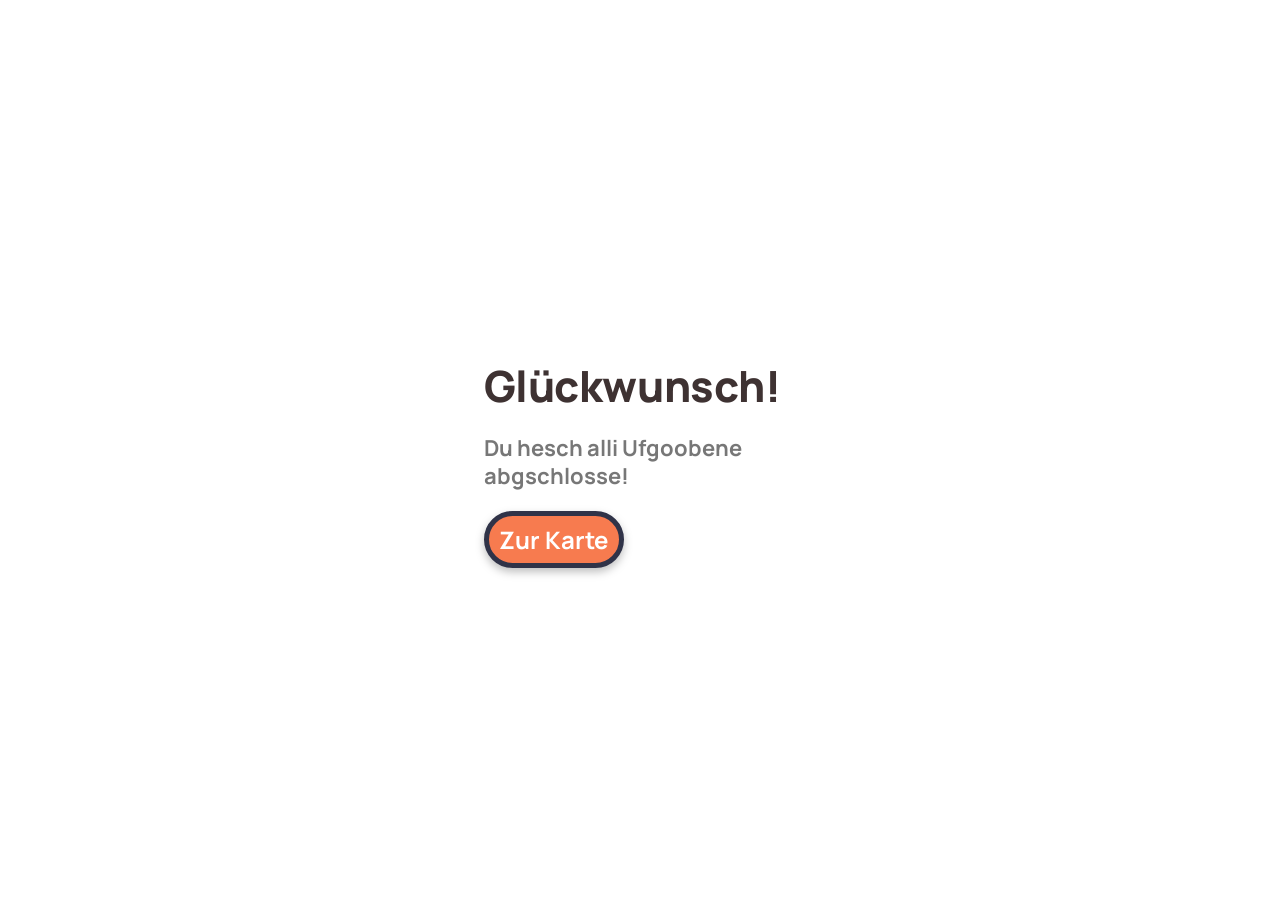
<file: fertig.html>
<!DOCTYPE html>
<html lang="de">

<head>
  <link rel="preconnect" href="https://fonts.googleapis.com">
  <link rel="preconnect" href="https://fonts.gstatic.com" crossorigin>
  <link
    href="https://fonts.googleapis.com/css2?family=Manrope:wght@200..800&family=Pixelify+Sans:wght@400..700&display=swap"
    rel="stylesheet">
  <meta charset="UTF-8">
  <script>(function () { var t = localStorage.getItem('theme'); if (t) document.documentElement.setAttribute('data-theme', t); })();</script>
  <meta name="viewport" content="width=device-width, initial-scale=1.0, maximum-scale=1.0">
  <title>Fertig</title>
  <link rel="stylesheet" href="style.css">
  <style>
    * {
      box-sizing: border-box;
      margin: 0;
      padding: 0;
    }

    html,
    body {
      height: 100%;
      overflow-x: hidden;
    }

    body {
      font-family: "Manrope", sans-serif;
      font-weight: bold;
      background: var(--bg);
      display: flex;
      flex-direction: column;
      max-width: 393px;
      margin: 0 auto;
      width: 100%;
      height: 100dvh;
      color: var(--text);
    }

    .top-bar {
      height: 30px;
      flex-shrink: 0;
    }

    /* ── Completion view (mirrors the exercise results screen) ── */
    .results-content {
      flex: 1;
      display: flex;
      flex-direction: column;
      justify-content: center;
      padding: 40px 40px;
    }

    .results-title-wrap {
      position: relative;
      align-self: flex-start;
      margin-bottom: 24px;
    }

    .results-title {
      font-size: 43px;
      font-weight: 800;
      color: var(--text);
      line-height: 1.1;
      display: flex;
      flex-wrap: wrap;
      justify-content: flex-start;
      gap: 0;
      letter-spacing: -0.01em;
      max-width: 300px;
    }

    .results-title .letter {
      display: inline-block;
      animation: wave 0.6s ease-in-out;
    }

    @keyframes wave {
      0%, 100% { transform: translateY(0); }
      50% { transform: translateY(-15px); }
    }

    .results-subtitle {
      font-size: 22px;
      font-weight: 700;
      color: var(--text-muted);
      max-width: 300px;
      line-height: 1.3;
    }

    /* ── Sparkles ── */
    .sparkle {
      position: absolute;
      pointer-events: none;
      opacity: 0;
      transform: scale(0);
      animation: sparkle-twinkle 1.6s ease-in-out infinite;
    }

    .sparkle svg {
      width: 100%;
      height: 100%;
      display: block;
    }

    .sparkle svg path {
      fill: var(--light);
      stroke: var(--border-nav);
      stroke-width: 3;
      stroke-linejoin: round;
    }

    @keyframes sparkle-twinkle {
      0%, 100% { opacity: 0; transform: scale(0); }
      50% { opacity: 1; transform: scale(1); }
    }
  </style>
</head>

<body>

  <div class="top-bar"></div>

  <div class="results-content">
    <div class="results-title-wrap" id="resultsTitleWrap">
      <div class="results-title" id="resultsTitle"></div>
    </div>
    <div class="results-subtitle">Du hesch alli Ufgoobene abgschlosse!</div>
    <button class="spec-btn2" onclick="navigateTo('index.html')">Zur Karte</button>
  </div>

  <script src="script.js"></script>
  <script>
    function esc(text) {
      return text.replace(/&/g, '&amp;').replace(/</g, '&lt;').replace(/>/g, '&gt;');
    }

    function animateTitle(title) {
      const titleEl = document.getElementById('resultsTitle');
      let letterIndex = 0;
      titleEl.innerHTML = title.split('').map(function (char) {
        if (char === ' ') return '<div style="flex-basis: 100%; height: 0;"></div>';
        return '<span class="letter" style="animation-delay: ' + (letterIndex++ * 0.08) + 's">' + esc(char) + '</span>';
      }).join('');
    }

    function celebrate() {
      const wrap = document.getElementById('resultsTitleWrap');
      const star = '<svg viewBox="0 0 28 28"><path d="M14 1C15 9 19 13 27 14C19 15 15 19 14 27C13 19 9 15 1 14C9 13 13 9 14 1Z"/></svg>';
      const positions = [
        { top: '-20px', left: '-16px', size: 26, delay: 0 },
        { top: '30px', left: '-24px', size: 17, delay: 0.35 },
        { top: '-6px', left: '40px', size: 13, delay: 0.7 },
        { bottom: '2px', right: '-18px', size: 26, delay: 0.18 },
        { bottom: '40px', right: '-8px', size: 17, delay: 0.5 },
        { bottom: '-8px', right: '46px', size: 13, delay: 0.85 }
      ];
      positions.forEach(function (p) {
        const el = document.createElement('div');
        el.className = 'sparkle';
        el.style.width = p.size + 'px';
        el.style.height = p.size + 'px';
        if (p.top) el.style.top = p.top;
        if (p.left) el.style.left = p.left;
        if (p.bottom) el.style.bottom = p.bottom;
        if (p.right) el.style.right = p.right;
        el.style.animationDelay = p.delay + 's';
        el.innerHTML = star;
        wrap.appendChild(el);
      });
    }

    // Finishing the lessons completes level 1 → unlocks level 2 on the map
    localStorage.setItem('level1Complete', '1');

    animateTitle('Glückwunsch!');
    celebrate();
  </script>

</body>

</html>
</file>
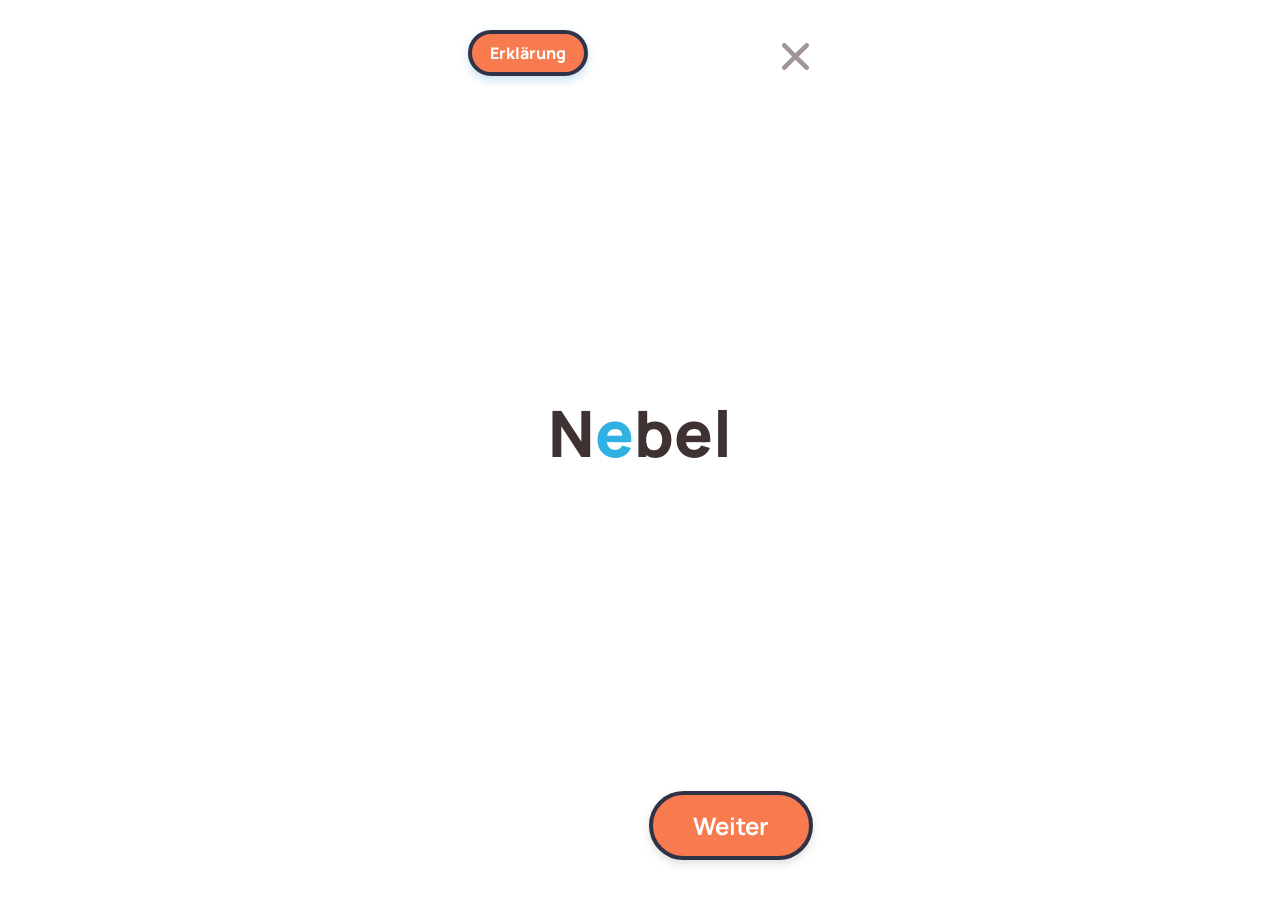
<file: lektion1.html>
<!DOCTYPE html>
<html lang="de">

<head>
  <link rel="preconnect" href="https://fonts.googleapis.com">
  <link rel="preconnect" href="https://fonts.gstatic.com" crossorigin>
  <link
    href="https://fonts.googleapis.com/css2?family=Manrope:wght@200..800&family=Pixelify+Sans:wght@400..700&display=swap"
    rel="stylesheet">
  <meta charset="UTF-8">
  <script>(function () { var t = localStorage.getItem('theme'); if (t) document.documentElement.setAttribute('data-theme', t); })();</script>
  <meta name="viewport" content="width=device-width, initial-scale=1.0, maximum-scale=1.0">
  <title>Lektion 1</title>
  <link rel="stylesheet" href="style.css">
  <style>
    * {
      box-sizing: border-box;
      margin: 0;
      padding: 0;
    }

    html,
    body {
      height: 100%;
      overflow-x: hidden;
    }

    body {
      font-family: "Manrope", sans-serif;
      font-weight: bold;
      background: var(--bg);
      display: flex;
      flex-direction: column;
      max-width: 393px;
      margin: 0 auto;
      width: 100%;
      height: 100dvh;
      color: var(--text);
      position: relative;
    }

    /* ── Top bar: info + close ── */
    .lesson-top {
      display: flex;
      align-items: center;
      justify-content: space-between;
      padding: 30px 24px 0;
      flex-shrink: 0;
    }

    .info-btn {
      height: 46px;
      padding: 0 18px;
      border-radius: 23px;
      background: var(--accent-light);
      border: solid var(--border-nav);
      border-width: 4px;
      color: #fff;
      font-family: "Manrope", sans-serif;
      font-size: calc(16px * var(--font-scale));
      font-weight: 800;
      white-space: nowrap;
      cursor: pointer;
      flex-shrink: 0;
      -webkit-tap-highlight-color: transparent;
      filter: drop-shadow(0 4px 4px rgba(34, 132, 193, 0.25));
    }

    .info-btn:active {
      filter: brightness(0.9);
    }

    .close-btn {
      background: none;
      border: none;
      color: var(--text-dim);
      font-size: 44px;
      font-weight: 300;
      line-height: 1;
      cursor: pointer;
      padding: 0 4px;
      -webkit-tap-highlight-color: transparent;
      width: 35px;
      height: 35px;
    }

    /* ── Morphing word ── */
    .lesson-body {
      flex: 1;
      display: flex;
      align-items: center;
      justify-content: center;
      padding: 24px;
    }

    .morph-word {
      display: inline-block;
      font-size: 64px;
      font-weight: 800;
      color: var(--text);
      line-height: 1.1;
      cursor: pointer;
      user-select: none;
      -webkit-tap-highlight-color: transparent;
      white-space: nowrap;
      transition: transform 0.4s cubic-bezier(0.34, 1.4, 0.64, 1);
    }

    /* Nudge the word down while the theory bubble is open */
    .morph-word.nudged {
      transform: translateY(50%);
    }

    /* Only the changing vowels live here. The two spellings overlay in one
       grid cell (sized to the wider "ää"), so "N" and "bel" never move. */
    .mw-morph {
      display: inline-grid;
      grid-template-columns: minmax(0, 1fr);
      justify-items: center;
      vertical-align: baseline;
      transition: width 0.55s ease;
    }

    .mw-morph .mw {
      grid-area: 1 / 1;
      color: var(--vowel);
      transition: opacity 0.55s ease, filter 0.55s ease, transform 0.55s ease;
      will-change: opacity, filter, transform;
    }

    /* Default: Hochdeutsch vowel sharp, dialect vowel blurred away */
    .mw-hoch {
      opacity: 1;
      filter: blur(0);
      transform: scale(1);
    }

    .mw-dialekt {
      opacity: 0;
      filter: blur(9px);
      transform: scale(1.18);
    }

    /* Morphed: the vowels blur-dissolve into each other in place */
    .morph-word.dialekt .mw-hoch {
      opacity: 0;
      filter: blur(9px);
      transform: scale(0.82);
    }

    .morph-word.dialekt .mw-dialekt {
      opacity: 1;
      filter: blur(0);
      transform: scale(1);
    }

    /* ── Weiter button ── */
    .weiter-btn {
      align-self: flex-end;
      margin: 0 24px 40px;
      background: var(--accent-light);
      border: solid var(--border-nav);
      border-width: 4px;
      border-radius: 40px;
      color: #fff;
      font-family: "Manrope", sans-serif;
      font-size: 24px;
      font-weight: 700;
      padding: 14px 40px;
      cursor: pointer;
      -webkit-tap-highlight-color: transparent;
      filter: drop-shadow(0 4px 4px rgba(0, 0, 0, 0.12));
    }

    .weiter-btn:active {
      filter: brightness(0.9);
    }

    /* ── Theory bubble (styled to match bubble.svg) ── */
    .info-bubble {
      position: absolute;
      top: 110px;
      left: 16px;
      right: 16px;
      background: var(--accent-light);
      color: #fff;
      border: 4px solid var(--border-nav);
      border-radius: 6px;
      padding: 20px 16px;
      font-size: 16px;
      font-weight: 400;
      line-height: 1.4;
      z-index: 20;
      transform: scale(0);
      transform-origin: 32px -18px;
      transition: transform 0.22s ease-in;
      filter: drop-shadow(0 6px 10px rgba(0, 0, 0, 0.12));
      font-size: calc(20px * var(--font-scale));
    }

    .info-bubble.visible {
      transform: scale(1);
      transition: transform 0.3s cubic-bezier(0.34, 1.56, 0.64, 1);
    }

    /* Tail pointing up to the info button — cyan outline layer … */
    .info-bubble::before {
      content: '';
      position: absolute;
      top: -25px;
      left: 24px;
      width: 0;
      height: 0;
      border-right: 28px solid transparent;
      border-bottom: 26px solid var(--border-nav);
    }

    /* … and the accent-light fill layer on top (vertical left edge, slanting right) */
    .info-bubble::after {
      content: '';
      position: absolute;
      top: -18px;
      left: 27px;
      width: 0;
      height: 0;
      border-right: 23px solid transparent;
      border-bottom: 21px solid var(--accent-light);
    }

    .info-bubble .hl {
      color: var(--light);
      font-weight: 800;
    }
  </style>
</head>

<body>

  <div class="lesson-top">
    <button class="info-btn" id="infoBtn" onclick="toggleInfo(event)">Erklärung</button>
    <button class="close-btn" onclick="navigateTo('index.html')" aria-label="Schliessen"><svg
        viewBox="0 0 41 45" fill="none" xmlns="http://www.w3.org/2000/svg">
        <path
          d="M3.5 37.5L20.2119 20.5M37.5 3.5L20.2119 20.5M20.2119 20.5L3.5 3.5M20.2119 20.5L37.5 37.5"
          stroke="#A29595" stroke-width="7" stroke-linecap="round" />
      </svg>
    </button>
  </div>

  <!-- Theory bubble (toggled by the info button) -->
  <div class="info-bubble" id="infoBubble">
    Betonte Vokale in sogenannten offenen Silben (schwachen Konsonanten) werden im Baseldeutschen wie im
    Hochdeutschen, aber im Gegensatz zu den meisten anderen Schweizer Dialekte, <span class="hl">gedehnt.</span>
  </div>

  <div class="lesson-body">
    <div class="morph-word" id="morphWord" onclick="toggleWord()">N<span class="mw-morph"><span
          class="mw mw-hoch">e</span><span class="mw mw-dialekt">ää</span></span>bel</div>
  </div>

  <button class="weiter-btn" onclick="navigateTo('lektion2.html')">Weiter</button>

  <script src="script.js"></script>
  <script>
    let showingDialekt = false;
    const morphWord = document.getElementById('morphWord');
    const mwMorph = document.querySelector('.mw-morph');
    const mwHoch = document.querySelector('.mw-hoch');
    const mwDialekt = document.querySelector('.mw-dialekt');
    let wHoch = 0, wDialekt = 0;

    // Dialect-word recording, played when the word morphs to Baseldeutsch
    const dialektAudio = new Audio('audio/Nebel.mp3');
    function playDialektAudio() {
      try { dialektAudio.currentTime = 0; dialektAudio.play().catch(function () {}); } catch (e) {}
    }

    // Measure each vowel's natural width so the slot can animate between them,
    // letting "N" and "bel" slide together as the spelling changes.
    function measure() {
      // offsetWidth ignores the CSS transform (scale) so we get the true text width
      wHoch = mwHoch.offsetWidth;
      wDialekt = mwDialekt.offsetWidth;
      mwMorph.style.width = (showingDialekt ? wDialekt : wHoch) + 'px';
    }

    function setWord(toDialekt) {
      showingDialekt = toDialekt;
      morphWord.classList.toggle('dialekt', toDialekt);
      mwMorph.style.width = (toDialekt ? wDialekt : wHoch) + 'px';
      if (toDialekt) playDialektAudio();
    }

    function toggleWord() {
      setWord(!showingDialekt);
    }

    measure();
    // Re-measure once the web font has loaded (widths change with the real font)
    if (document.fonts && document.fonts.ready) {
      document.fonts.ready.then(measure);
    }

    function syncNudge() {
      const bubble = document.getElementById('infoBubble');
      if (!bubble.classList.contains('visible')) {
        morphWord.style.transform = '';
        return;
      }
      // Keep at least 50px between the bubble's bottom and the word (offset*
      // values are transform-independent, so the scale animation doesn't skew them)
      const bubbleBottom = bubble.offsetTop + bubble.offsetHeight;
      const gap = morphWord.offsetTop - bubbleBottom;
      const nudge = gap < 50 ? (50 - gap) : 0;
      morphWord.style.transform = nudge > 0 ? 'translateY(' + nudge + 'px)' : '';
    }

    function toggleInfo(e) {
      e.stopPropagation();
      document.getElementById('infoBubble').classList.toggle('visible');
      syncNudge();
    }

    // Tap anywhere else to close the theory bubble
    document.addEventListener('click', function () {
      document.getElementById('infoBubble').classList.remove('visible');
      syncNudge();
    });

    // Auto-morph from Hochdeutsch to Baseldeutsch shortly after the lesson opens
    setTimeout(function () { setWord(true); }, 1500);
  </script>

</body>

</html>
</file>
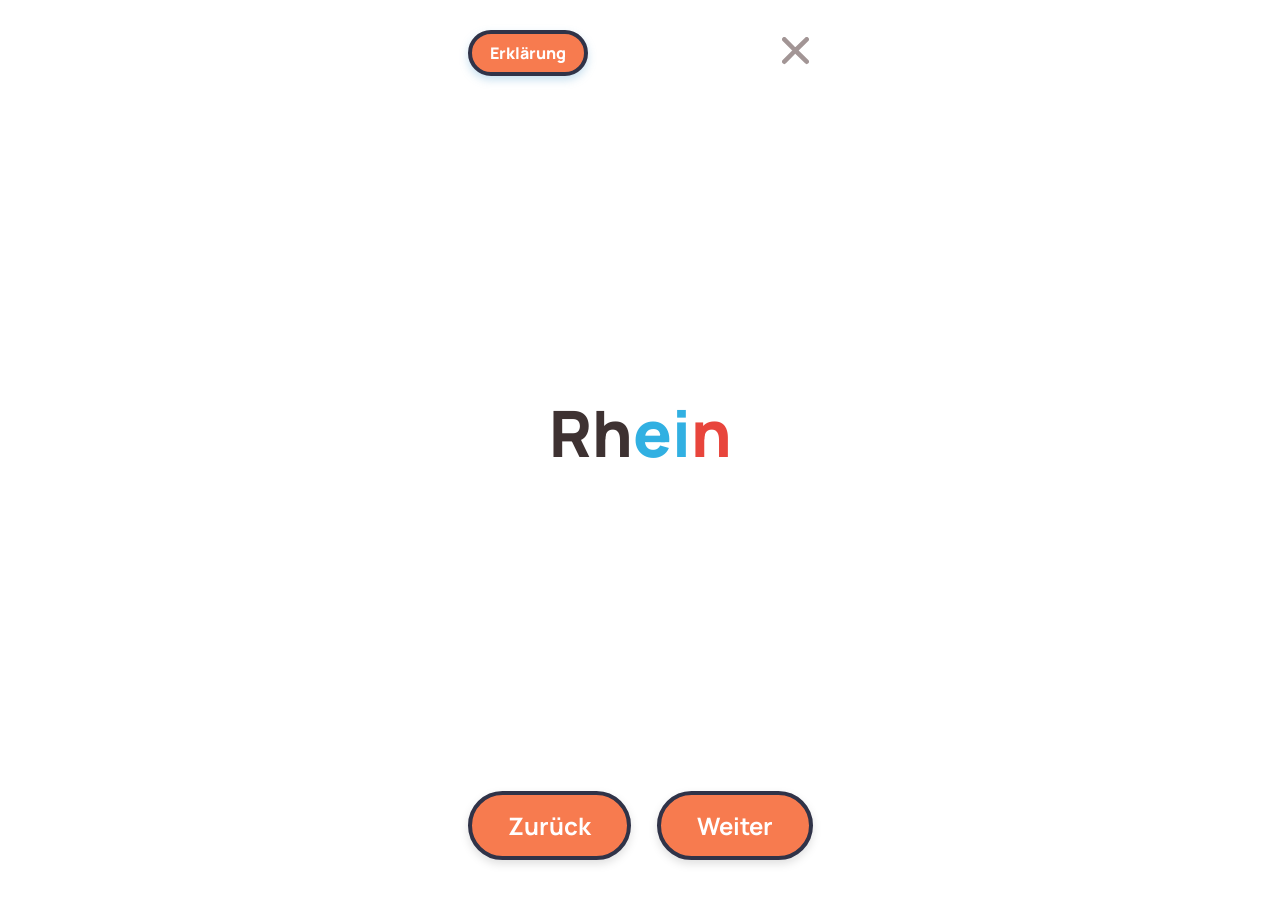
<file: lektion2.html>
<!DOCTYPE html>
<html lang="de">

<head>
  <link rel="preconnect" href="https://fonts.googleapis.com">
  <link rel="preconnect" href="https://fonts.gstatic.com" crossorigin>
  <link
    href="https://fonts.googleapis.com/css2?family=Manrope:wght@200..800&family=Pixelify+Sans:wght@400..700&display=swap"
    rel="stylesheet">
  <meta charset="UTF-8">
  <script>(function () { var t = localStorage.getItem('theme'); if (t) document.documentElement.setAttribute('data-theme', t); })();</script>
  <meta name="viewport" content="width=device-width, initial-scale=1.0, maximum-scale=1.0">
  <title>Lektion 2</title>
  <link rel="stylesheet" href="style.css">
  <style>
    * {
      box-sizing: border-box;
      margin: 0;
      padding: 0;
    }

    html,
    body {
      height: 100%;
      overflow-x: hidden;
    }

    body {
      font-family: "Manrope", sans-serif;
      font-weight: bold;
      background: var(--bg);
      display: flex;
      flex-direction: column;
      max-width: 393px;
      margin: 0 auto;
      width: 100%;
      height: 100dvh;
      color: var(--text);
      position: relative;
    }

    /* ── Top bar: info + close ── */
    .lesson-top {
      display: flex;
      align-items: center;
      justify-content: space-between;
      padding: 30px 24px 0;
      flex-shrink: 0;
    }

    .info-btn {
      height: 46px;
      padding: 0 18px;
      border-radius: 23px;
      background: var(--accent-light);
      border: solid var(--border-nav);
      border-width: 4px;
      color: #fff;
      font-family: "Manrope", sans-serif;
      font-size: calc(16px * var(--font-scale));
      font-weight: 800;
      white-space: nowrap;
      cursor: pointer;
      flex-shrink: 0;
      -webkit-tap-highlight-color: transparent;
      filter: drop-shadow(0 4px 4px rgba(34, 132, 193, 0.25));
    }

    .info-btn:active {
      filter: brightness(0.9);
    }

    .close-btn {
      background: none;
      border: none;
      cursor: pointer;
      padding: 0 4px;
      line-height: 1;
      -webkit-tap-highlight-color: transparent;
      width: 35px;
      height: 35px;
    }

    /* ── Morphing word ── */
    .lesson-body {
      flex: 1;
      display: flex;
      align-items: center;
      justify-content: center;
      padding: 24px;
    }

    .morph-word {
      display: inline-block;
      font-size: 64px;
      font-weight: 800;
      color: var(--text);
      line-height: 1.1;
      cursor: pointer;
      user-select: none;
      -webkit-tap-highlight-color: transparent;
      white-space: nowrap;
      transition: transform 0.4s cubic-bezier(0.34, 1.4, 0.64, 1);
    }

    /* Nudge the word down while the theory bubble is open */
    .morph-word.nudged {
      transform: translateY(0);
    }

    /* The two spellings overlay in one grid cell so "Rh" never moves. */
    .mw-morph {
      display: inline-grid;
      grid-template-columns: minmax(0, 1fr);
      justify-items: center;
      vertical-align: baseline;
      transition: width 0.55s ease;
    }

    .mw-morph .mw {
      grid-area: 1 / 1;
      color: var(--vowel);
      transition: opacity 0.55s ease, filter 0.55s ease, transform 0.55s ease;
      will-change: opacity, filter, transform;
    }

    .mw .v {
      color: var(--vowel);
    }

    .mw .v2 {
      color: var(--vowel-alt);
    }

    /* Default: Hochdeutsch sharp, dialect blurred away */
    .mw-hoch {
      opacity: 1;
      filter: blur(0);
      transform: scale(1);
    }

    .mw-dialekt {
      opacity: 0;
      filter: blur(9px);
      transform: scale(1.18);
    }

    /* Morphed: blur-dissolve into the dialect spelling */
    .morph-word.dialekt .mw-hoch {
      opacity: 0;
      filter: blur(9px);
      transform: scale(0.82);
    }

    .morph-word.dialekt .mw-dialekt {
      opacity: 1;
      filter: blur(0);
      transform: scale(1);
    }

    /* ── Bottom navigation ── */
    .lesson-nav {
      display: flex;
      justify-content: space-between;
      gap: 12px;
      padding: 0 24px 40px;
      flex-shrink: 0;
    }

    .nav-btn-pill {
      background: var(--accent-light);
      border: solid var(--border-nav);
      border-width: 4px;
      border-radius: 40px;
      color: #fff;
      font-family: "Manrope", sans-serif;
      font-size: 24px;
      font-weight: 700;
      padding: 14px 36px;
      cursor: pointer;
      -webkit-tap-highlight-color: transparent;
      filter: drop-shadow(0 4px 4px rgba(0, 0, 0, 0.12));
    }

    .nav-btn-pill:active {
      filter: brightness(0.9);
    }

    /* ── Theory bubble (styled to match bubble.svg) ── */
    .info-bubble {
      position: absolute;
      top: 110px;
      left: 16px;
      right: 16px;
      background: var(--accent-light);
      color: #fff;
      border: 4px solid var(--border-nav);
      border-radius: 6px;
      padding: 20px 16px;
      font-size: calc(20px * var(--font-scale));
      font-weight: 400;
      line-height: 1.4;
      z-index: 20;
      transform: scale(0);
      transform-origin: 32px -18px;
      transition: transform 0.22s ease-in;
      filter: drop-shadow(0 6px 10px rgba(0, 0, 0, 0.12));
    }

    .info-bubble.visible {
      transform: scale(1);
      transition: transform 0.3s cubic-bezier(0.34, 1.56, 0.64, 1);
    }

    /* Tail pointing up to the info button — cyan outline layer … */
    .info-bubble::before {
      content: '';
      position: absolute;
      top: -25px;
      left: 24px;
      width: 0;
      height: 0;
      border-right: 28px solid transparent;
      border-bottom: 26px solid var(--border-nav);
    }

    /* … and the accent-light fill layer on top */
    .info-bubble::after {
      content: '';
      position: absolute;
      top: -18px;
      left: 27px;
      width: 0;
      height: 0;
      border-right: 23px solid transparent;
      border-bottom: 21px solid var(--accent-light);
    }

    .info-bubble .hl {
      color: var(--light);
      font-weight: 800;
    }

    .info-bubble .hl-alt {
      color: var(--soft-vowel);
      font-weight: 800;
    }
  </style>
</head>

<body>

  <div class="lesson-top">
    <button class="info-btn" id="infoBtn" onclick="toggleInfo(event)">Erklärung</button>
    <button class="close-btn" onclick="navigateTo('index.html')" aria-label="Schliessen">
      <svg  viewBox="0 0 41 45" fill="none" xmlns="http://www.w3.org/2000/svg">
        <path d="M3.5 37.5L20.2119 20.5M37.5 3.5L20.2119 20.5M20.2119 20.5L3.5 3.5M20.2119 20.5L37.5 37.5"
          stroke="#A29595" stroke-width="7" stroke-linecap="round" />
      </svg>
    </button>
  </div>

  <!-- Theory bubble (toggled by the info button) -->
  <div class="info-bubble" id="infoBubble">
    <span class="hl" style="color: var(--light);">Die betonten geschlossenen Vokale y und u</span> sind vor 
    <span class="hl-alt">schweren Konsonanten </span>gekürzt.
  </div>

  <div class="lesson-body">
    <div class="morph-word" id="morphWord" onclick="toggleWord()">Rh<span class="mw-morph"><span
          class="mw mw-hoch"><span class="v">ei</span><span class="v2">n</span></span><span
          class="mw mw-dialekt">yy</span></span></div>
  </div>

  <div class="lesson-nav">
    <button class="nav-btn-pill" onclick="navigateTo('lektion1.html')">Zurück</button>
    <button class="nav-btn-pill" onclick="navigateTo('lektion3.html')">Weiter</button>
  </div>

  <script src="script.js"></script>
  <script>
    let showingDialekt = false;
    const morphWord = document.getElementById('morphWord');
    const mwMorph = document.querySelector('.mw-morph');
    const mwHoch = document.querySelector('.mw-hoch');
    const mwDialekt = document.querySelector('.mw-dialekt');
    let wHoch = 0, wDialekt = 0;

    // Dialect-word recording, played when the word morphs to Baseldeutsch
    const dialektAudio = new Audio('audio/Rhein.mp3');
    function playDialektAudio() {
      try { dialektAudio.currentTime = 0; dialektAudio.play().catch(function () {}); } catch (e) {}
    }

    // Measure each spelling's natural width so the slot can animate between them.
    function measure() {
      wHoch = mwHoch.offsetWidth;
      wDialekt = mwDialekt.offsetWidth;
      mwMorph.style.width = (showingDialekt ? wDialekt : wHoch) + 'px';
    }

    function setWord(toDialekt) {
      showingDialekt = toDialekt;
      morphWord.classList.toggle('dialekt', toDialekt);
      mwMorph.style.width = (toDialekt ? wDialekt : wHoch) + 'px';
      if (toDialekt) playDialektAudio();
    }

    function toggleWord() {
      setWord(!showingDialekt);
    }

    measure();
    if (document.fonts && document.fonts.ready) {
      document.fonts.ready.then(measure);
    }

    function syncNudge() {
      const bubble = document.getElementById('infoBubble');
      if (!bubble.classList.contains('visible')) {
        morphWord.style.transform = '';
        return;
      }
      // Keep at least 50px between the bubble's bottom and the word (offset*
      // values are transform-independent, so the scale animation doesn't skew them)
      const bubbleBottom = bubble.offsetTop + bubble.offsetHeight;
      const gap = morphWord.offsetTop - bubbleBottom;
      const nudge = gap < 50 ? (50 - gap) : 0;
      morphWord.style.transform = nudge > 0 ? 'translateY(' + nudge + 'px)' : '';
    }

    function toggleInfo(e) {
      e.stopPropagation();
      document.getElementById('infoBubble').classList.toggle('visible');
      syncNudge();
    }

    // Tap anywhere else to close the theory bubble
    document.addEventListener('click', function () {
      document.getElementById('infoBubble').classList.remove('visible');
      syncNudge();
    });

    // Auto-morph from Hochdeutsch to Baseldeutsch shortly after the lesson opens
    setTimeout(function () { setWord(true); }, 1500);
  </script>

</body>

</html>
</file>
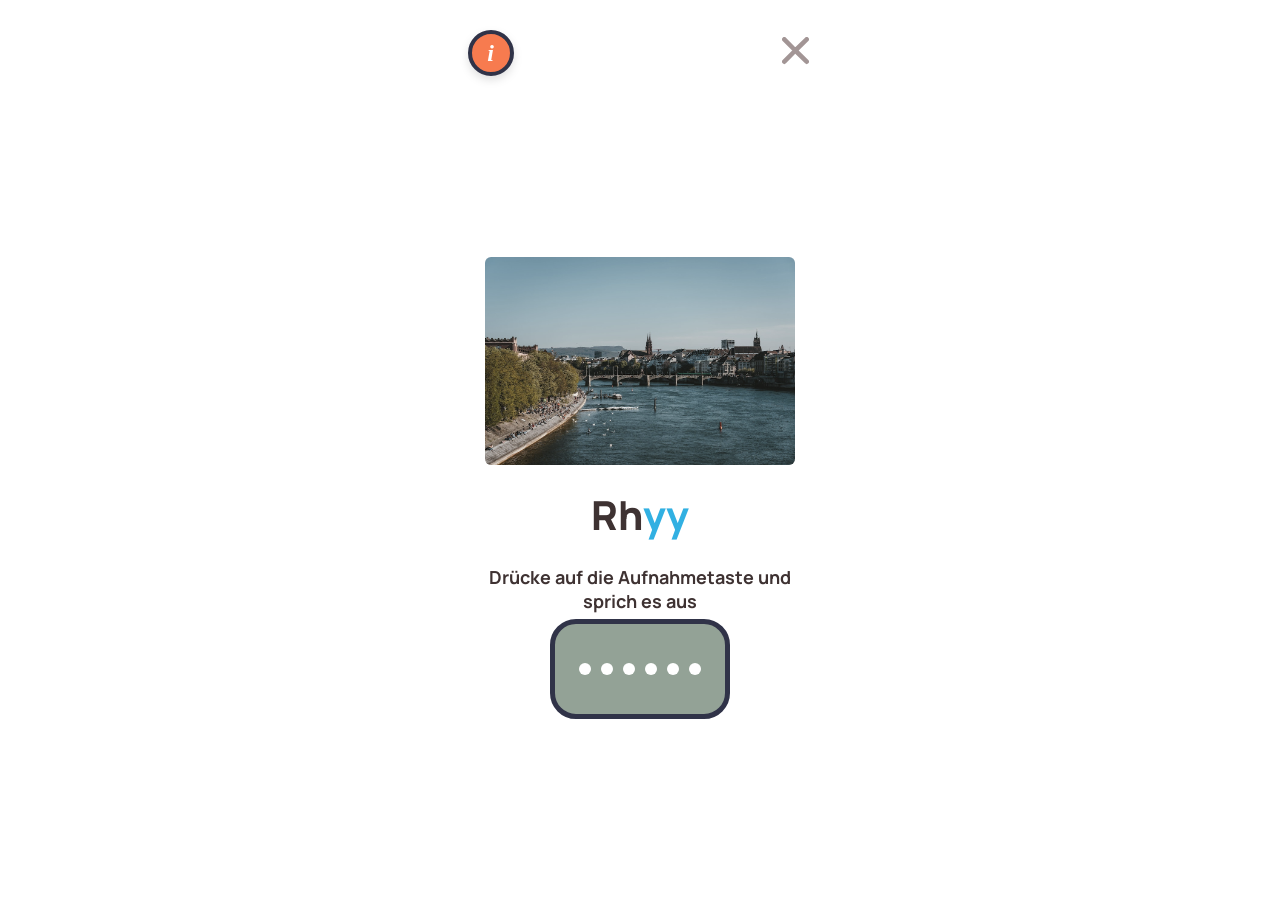
<file: lektion3.html>
<!DOCTYPE html>
<html lang="de">

<head>
  <link rel="preconnect" href="https://fonts.googleapis.com">
  <link rel="preconnect" href="https://fonts.gstatic.com" crossorigin>
  <link
    href="https://fonts.googleapis.com/css2?family=Manrope:wght@200..800&family=Pixelify+Sans:wght@400..700&display=swap"
    rel="stylesheet">
  <meta charset="UTF-8">
  <script>(function () { var t = localStorage.getItem('theme'); if (t) document.documentElement.setAttribute('data-theme', t); })();</script>
  <meta name="viewport" content="width=device-width, initial-scale=1.0, maximum-scale=1.0">
  <title>Lektion 3</title>
  <link rel="stylesheet" href="style.css">
  <style>
    * {
      box-sizing: border-box;
      margin: 0;
      padding: 0;
    }

    html,
    body {
      height: 100%;
      overflow-x: hidden;
    }

    body {
      font-family: "Manrope", sans-serif;
      font-weight: bold;
      background: var(--bg);
      display: flex;
      flex-direction: column;
      max-width: 393px;
      margin: 0 auto;
      width: 100%;
      height: 100dvh;
      color: var(--text);
      position: relative;
    }

    /* ── Top bar: info + close ── */
    .lesson-top {
      display: flex;
      align-items: center;
      justify-content: space-between;
      padding: 30px 24px 0;
      flex-shrink: 0;
    }

    .info-btn {
      width: 46px;
      height: 46px;
      border-radius: 50%;
      background: var(--accent-light);
      border: solid var(--border-nav);
      border-width: 4px;
      color: #fff;
      font-family: Georgia, "Times New Roman", serif;
      font-style: italic;
      font-size: 24px;
      font-weight: 700;
      cursor: pointer;
      flex-shrink: 0;
      -webkit-tap-highlight-color: transparent;
      filter: drop-shadow(0 4px 4px rgba(0, 0, 0, 0.12));
    }

    .info-btn:active {
      filter: brightness(0.9);
    }

    .close-btn {
      background: none;
      border: none;
      cursor: pointer;
      padding: 0 4px;
      line-height: 1;
      -webkit-tap-highlight-color: transparent;
      width: 35px;
      height: 35px;
    }

    /* ── Body ── */
    .lesson-body {
      flex: 1;
      display: flex;
      flex-direction: column;
      align-items: center;
      justify-content: center;
      gap: 30px;
      padding: 24px;
    }

    .rhine-img {
      width: 90%;
      object-fit: cover;
      border-radius: 6px;
    }

    .word {
      font-size: 40px;
      font-weight: 800;
      color: var(--text);
      line-height: 1;
      user-select: none;
    }

    /* "yy" quick-up: vertical stretch from the baseline (like the letter-scaler app) */
    .word .v {
      color: var(--vowel);
      display: inline-block;
      transform-origin: bottom center;
      animation: yStretch calc(1.8s * var(--anim-scale, 1)) ease-in-out infinite;
    }

    .word .v>span {
      display: inline-block;
      transform-origin: bottom center;
      animation: yStretchInner calc(1.8s * var(--anim-scale, 1)) ease-in-out infinite;
    }

    @keyframes yStretch {
      0%, 55%, 100% { transform: scaleY(1); }
      75% { transform: scaleY(2); }
    }

    @keyframes yStretchInner {
      0%, 55%, 100% { transform: scaleY(1); }
      75% { transform: scaleY(0.8); }
    }

    /* ── Mic ── */
    .mic-btn {
      border: none;
      background: transparent;
      cursor: pointer;
      display: flex;
      align-items: center;
      justify-content: center;
      padding: 0;
      -webkit-tap-highlight-color: transparent;
    }

    .mic-btn svg {
      width: 120px;
      height: auto;
    }

    @keyframes pulse {

      0%,
      100% {
        filter: drop-shadow(0 0 0px rgba(69, 173, 79, 0.5));
      }

      50% {
        filter: drop-shadow(0 0 12px rgba(69, 173, 79, 0.85));
      }
    }

    .mic-btn.listening svg {
      animation: pulse 1s infinite;
    }

    .feedback {
      height: 24px;
      font-size: calc(18px * var(--font-scale));
      font-weight: 700;
      text-align: center;
    }

    .feedback.correct {
      color: var(--result-correct);
    }

    .feedback.wrong {
      color: var(--result-wrong);
    }

    /* ── Typed-answer fallback (no speech support) ── */
    .type-controls {
      display: none;
      flex-direction: column;
      align-items: center;
      gap: 12px;
    }

    .type-form {
      display: flex;
      align-items: center;
      gap: 10px;
      width: 100%;
      max-width: 280px;
    }

    .type-input {
      flex: 1;
      min-width: 0;
      font-family: "Manrope", sans-serif;
      font-size: calc(18px * var(--font-scale));
      font-weight: 700;
      color: var(--text);
      background: var(--bg-card);
      border: solid var(--border);
      border-width: 2px 2px 5px 2px;
      border-radius: 30px;
      padding: 13px 20px;
      outline: none;
    }

    .type-input::placeholder {
      color: var(--text-muted);
      font-weight: 600;
    }

    .check-btn {
      flex-shrink: 0;
      width: 54px;
      height: 54px;
      border-radius: 50%;
      border: solid var(--light);
      border-width: 2px 2px 5px 2px;
      background: var(--accent-light);
      color: #fff;
      font-size: 26px;
      font-weight: 800;
      cursor: pointer;
      -webkit-tap-highlight-color: transparent;
    }

    /* ── Theory bubble (styled to match bubble.svg) ── */
    .info-bubble {
      position: absolute;
      top: 110px;
      left: 16px;
      right: 16px;
      background: var(--accent-light);
      color: #fff;
      border: 4px solid var(--border-nav);
      border-radius: 6px;
      padding: 20px 16px;
      font-size: 16px;
      font-weight: 400;
      line-height: 1.4;
      z-index: 20;
      transform: scale(0);
      transform-origin: 32px -18px;
      transition: transform 0.22s ease-in;
      filter: drop-shadow(0 6px 10px rgba(0, 0, 0, 0.12));
      font-size: calc(20px * var(--font-scale));
    }

    .info-bubble.visible {
      transform: scale(1);
      transition: transform 0.3s cubic-bezier(0.34, 1.56, 0.64, 1);
    }

    .info-bubble::before {
      content: '';
      position: absolute;
      top: -25px;
      left: 24px;
      width: 0;
      height: 0;
      border-right: 28px solid transparent;
      border-bottom: 26px solid var(--border-nav);
    }

    .info-bubble::after {
      content: '';
      position: absolute;
      top: -18px;
      left: 27px;
      width: 0;
      height: 0;
      border-right: 23px solid transparent;
      border-bottom: 21px solid var(--accent-light);
    }

    .info-bubble .hl {
      color: var(--light);
      font-weight: 800;
    }
  </style>
</head>

<body>

  <div class="lesson-top">
    <button class="info-btn" id="infoBtn" onclick="toggleInfo(event)">i</button>
    <button class="close-btn" onclick="navigateTo('index.html')" aria-label="Schliessen">
      <svg viewBox="0 0 41 45" fill="none" xmlns="http://www.w3.org/2000/svg">
        <path d="M3.5 37.5L20.2119 20.5M37.5 3.5L20.2119 20.5M20.2119 20.5L3.5 3.5M20.2119 20.5L37.5 37.5" stroke="#A29595" stroke-width="7"
          stroke-linecap="round" />
      </svg>
    </button>
  </div>

  <!-- Theory bubble (toggled by the info button) -->
  <div class="info-bubble" id="infoBubble">
    Der Rhein ist Basels <span>Lebensader.</span> Aktivitäten im, am und auf dem Rhein sind bei den
    Baslerinnen und Basler sehr beliebt.
  </div>

  <div class="lesson-body">
    <img class="rhine-img" src="image.png" alt="Der Rhein in Basel">

    <div class="word">Rh<span class="v"><span>yy</span></span></div>

    <div class="feedback" id="feedback">Drücke auf die Aufnahmetaste und sprich es aus</div>

    <button class="voice-btn" id="micBtn" onclick="startVoice()" aria-label="Sprechen"></button>
  </div>

  <script src="script.js"></script>
  <script>
    // ── Speak-to-pass via microphone level ──────────────────────────────
    // "Rhyy" is a single short syllable that browser speech engines can't
    // reliably transcribe (and the engine fights the waveform visualiser for
    // the mic). Since any spoken attempt should pass, we instead listen to the
    // raw microphone volume from one audio stream — robust, offline, and works
    // on iOS Safari. The user passes simply by saying the word out loud.
    const micBtn = document.getElementById('micBtn');
    buildVoiceBars(micBtn);

    let listening = false;
    let solved = false;
    let stream = null;
    let audioCtx = null;
    let raf = 0;

    function stopListening() {
      listening = false;
      micBtn.classList.remove('active');
      if (raf) { cancelAnimationFrame(raf); raf = 0; }
      micBtn.querySelectorAll('.bars span').forEach(function (b) { b.style.height = ''; });
      if (stream) { stream.getTracks().forEach(function (t) { t.stop(); }); stream = null; }
      if (audioCtx) { try { audioCtx.close(); } catch (_) {} audioCtx = null; }
    }

    function succeed() {
      if (solved) return;
      solved = true;
      stopListening();
      const fb = document.getElementById('feedback');
      fb.textContent = 'Richtig!';
      fb.className = 'feedback correct';
      setTimeout(function () { navigateTo('lektion4.html'); }, 1400);
    }

    function startVoice() {
      if (solved) return;
      const fb = document.getElementById('feedback');
      if (listening) { stopListening(); fb.textContent = ''; fb.className = 'feedback'; return; }
      // Mic needs a secure (HTTPS) origin on every browser, iOS Safari included
      if (!window.isSecureContext) {
        fb.textContent = 'Mikrofon bruucht HTTPS – App über https:// öffne';
        fb.className = 'feedback wrong';
        return;
      }
      if (!(navigator.mediaDevices && navigator.mediaDevices.getUserMedia)) {
        fb.textContent = 'Dä Browser cha kei Mikrofon – nimm Safari oder Chrome';
        fb.className = 'feedback wrong';
        return;
      }

      fb.textContent = '';
      fb.className = 'feedback';
      navigator.mediaDevices.getUserMedia({ audio: true }).then(function (s) {
        stream = s;
        listening = true;
        micBtn.classList.add('active');

        const AC = window.AudioContext || window.webkitAudioContext;
        audioCtx = new AC();
        const src = audioCtx.createMediaStreamSource(stream);
        const analyser = audioCtx.createAnalyser();
        analyser.fftSize = 256;
        analyser.smoothingTimeConstant = 0.6;
        src.connect(analyser);
        const freq = new Uint8Array(analyser.frequencyBinCount);
        const time = new Uint8Array(analyser.fftSize);
        const bars = micBtn.querySelectorAll('.bars span');
        const MIN = 10, MAX = 56;
        const RECORD_MS = 1500;   // keep recording a moment after speech is heard
        let loudFrames = 0;
        let spokeAt = 0;          // timestamp speech was first detected
        const startTime = Date.now();

        function frame() {
          analyser.getByteFrequencyData(freq);
          analyser.getByteTimeDomainData(time);

          // Drive the waveform bars from the live spectrum
          for (let i = 0; i < bars.length; i++) {
            const v = freq[i * 3 + 2] || 0;
            bars[i].style.height = (MIN + (v / 255) * (MAX - MIN)) + 'px';
          }

          // Detect speech via RMS loudness (quiet room ≈ 0.01–0.02)
          let sumSq = 0;
          for (let i = 0; i < time.length; i++) {
            const x = (time[i] - 128) / 128;
            sumSq += x * x;
          }
          const rms = Math.sqrt(sumSq / time.length);
          if (rms > 0.07) loudFrames++; else loudFrames = Math.max(0, loudFrames - 1);

          // First time we hear sustained sound: start the short recording window
          if (!spokeAt && loudFrames >= 5) {
            spokeAt = Date.now();
            const fb2 = document.getElementById('feedback');
            fb2.textContent = 'Uufnahme…';
            fb2.className = 'feedback';
          }

          // Once the recording window has elapsed, give feedback
          if (spokeAt && Date.now() - spokeAt >= RECORD_MS) { succeed(); return; }
          if (!spokeAt && Date.now() - startTime > 7000) {   // gave up, no speech
            const fb2 = document.getElementById('feedback');
            fb2.textContent = 'Nüt ghört – nomol versueche';
            fb2.className = 'feedback wrong';
            stopListening();
            return;
          }
          raf = requestAnimationFrame(frame);
        }
        raf = requestAnimationFrame(frame);
      }).catch(function () {
        fb.textContent = 'Mikrofon isch blockiert – i de Browser-Iistellige erlaube';
        fb.className = 'feedback wrong';
      });
    }

    function toggleInfo(e) {
      e.stopPropagation();
      document.getElementById('infoBubble').classList.toggle('visible');
    }

    document.addEventListener('click', function () {
      document.getElementById('infoBubble').classList.remove('visible');
    });
  </script>

</body>

</html>
</file>
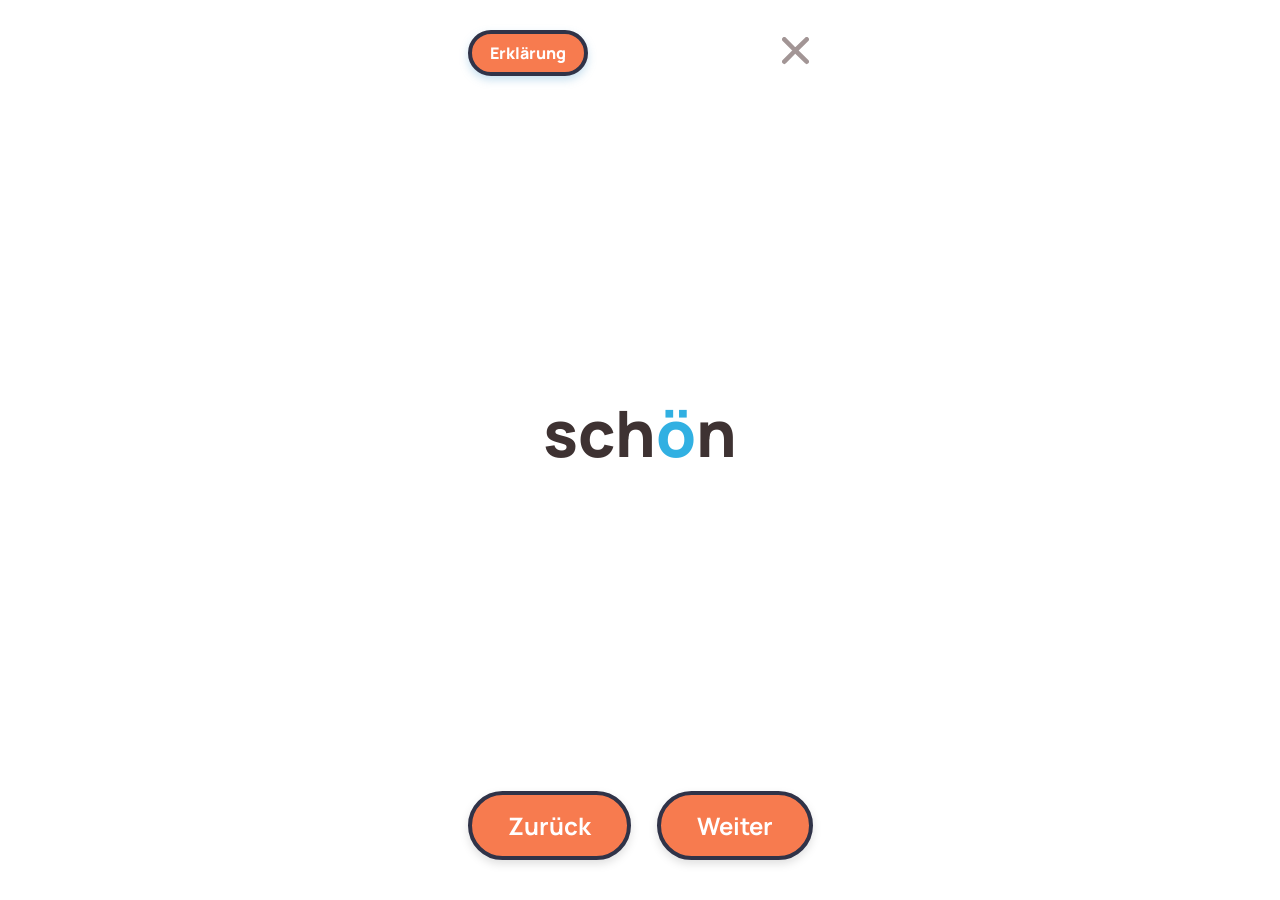
<file: lektion4.html>
<!DOCTYPE html>
<html lang="de">

<head>
  <link rel="preconnect" href="https://fonts.googleapis.com">
  <link rel="preconnect" href="https://fonts.gstatic.com" crossorigin>
  <link
    href="https://fonts.googleapis.com/css2?family=Manrope:wght@200..800&family=Pixelify+Sans:wght@400..700&display=swap"
    rel="stylesheet">
  <meta charset="UTF-8">
  <script>(function () { var t = localStorage.getItem('theme'); if (t) document.documentElement.setAttribute('data-theme', t); })();</script>
  <meta name="viewport" content="width=device-width, initial-scale=1.0, maximum-scale=1.0">
  <title>Lektion 2</title>
  <link rel="stylesheet" href="style.css">
  <style>
    * {
      box-sizing: border-box;
      margin: 0;
      padding: 0;
    }

    html,
    body {
      height: 100%;
      overflow-x: hidden;
    }

    body {
      font-family: "Manrope", sans-serif;
      font-weight: bold;
      background: var(--bg);
      display: flex;
      flex-direction: column;
      max-width: 393px;
      margin: 0 auto;
      width: 100%;
      height: 100dvh;
      color: var(--text);
      position: relative;
    }

    /* ── Top bar: info + close ── */
    .lesson-top {
      display: flex;
      align-items: center;
      justify-content: space-between;
      padding: 30px 24px 0;
      flex-shrink: 0;
    }

    .info-btn {
      height: 46px;
      padding: 0 18px;
      border-radius: 23px;
      background: var(--accent-light);
      border: solid var(--border-nav);
      border-width: 4px;
      color: #fff;
      font-family: "Manrope", sans-serif;
      font-size: calc(16px * var(--font-scale));
      font-weight: 800;
      white-space: nowrap;
      cursor: pointer;
      flex-shrink: 0;
      -webkit-tap-highlight-color: transparent;
      filter: drop-shadow(0 4px 4px rgba(34, 132, 193, 0.25));
    }

    .info-btn:active {
      filter: brightness(0.9);
    }

    .close-btn {
      background: none;
      border: none;
      cursor: pointer;
      padding: 0 4px;
      line-height: 1;
      -webkit-tap-highlight-color: transparent;
      width: 35px;
      height: 35px;
    }

    /* ── Morphing word ── */
    .lesson-body {
      flex: 1;
      display: flex;
      align-items: center;
      justify-content: center;
      padding: 24px;
    }

    .morph-word {
      display: inline-block;
      font-size: 64px;
      font-weight: 800;
      color: var(--text);
      line-height: 1.1;
      cursor: pointer;
      user-select: none;
      -webkit-tap-highlight-color: transparent;
      white-space: nowrap;
      transition: transform 0.4s cubic-bezier(0.34, 1.4, 0.64, 1);
    }

    /* Nudge the word down while the theory bubble is open */
    .morph-word.nudged {
      transform: translateY(0);
    }

    /* The two spellings overlay in one grid cell so "Rh" never moves. */
    .mw-morph {
      display: inline-grid;
      grid-template-columns: minmax(0, 1fr);
      justify-items: center;
      vertical-align: baseline;
      transition: width 0.55s ease;
    }

    .mw-morph .mw {
      grid-area: 1 / 1;
      color: var(--vowel);
      transition: opacity 0.55s ease, filter 0.55s ease, transform 0.55s ease;
      will-change: opacity, filter, transform;
    }

    .mw .v {
      color: var(--vowel);
    }

    .mw .v2 {
      color: var(--vowel-alt);
    }

    /* Default: Hochdeutsch sharp, dialect blurred away */
    .mw-hoch {
      opacity: 1;
      filter: blur(0);
      transform: scale(1);
    }

    .mw-dialekt {
      opacity: 0;
      filter: blur(9px);
      transform: scale(1.18);
    }

    /* Morphed: blur-dissolve into the dialect spelling */
    .morph-word.dialekt .mw-hoch {
      opacity: 0;
      filter: blur(9px);
      transform: scale(0.82);
    }

    .morph-word.dialekt .mw-dialekt {
      opacity: 1;
      filter: blur(0);
      transform: scale(1);
    }

    /* ── Bottom navigation ── */
    .lesson-nav {
      display: flex;
      justify-content: space-between;
      gap: 12px;
      padding: 0 24px 40px;
      flex-shrink: 0;
    }

    .nav-btn-pill {
      background: var(--accent-light);
      border: solid var(--border-nav);
      border-width: 4px;
      border-radius: 40px;
      color: #fff;
      font-family: "Manrope", sans-serif;
      font-size: 24px;
      font-weight: 700;
      padding: 14px 36px;
      cursor: pointer;
      -webkit-tap-highlight-color: transparent;
      filter: drop-shadow(0 4px 4px rgba(0, 0, 0, 0.12));
    }

    .nav-btn-pill:active {
      filter: brightness(0.9);
    }

    /* ── Theory bubble (styled to match bubble.svg) ── */
    .info-bubble {
      position: absolute;
      top: 110px;
      left: 16px;
      right: 16px;
      background: var(--accent-light);
      color: #fff;
      border: 4px solid var(--border-nav);
      border-radius: 6px;
      padding: 20px 16px;
      font-size: 16px;
      font-weight: 400;
      line-height: 1.4;
      z-index: 20;
      transform: scale(0);
      transform-origin: 32px -18px;
      transition: transform 0.22s ease-in;
      filter: drop-shadow(0 6px 10px rgba(0, 0, 0, 0.12));
      font-size: calc(20px * var(--font-scale));
    }

    .info-bubble.visible {
      transform: scale(1);
      transition: transform 0.3s cubic-bezier(0.34, 1.56, 0.64, 1);
    }

    .info-bubble::before {
      content: '';
      position: absolute;
      top: -25px;
      left: 24px;
      width: 0;
      height: 0;
      border-right: 28px solid transparent;
      border-bottom: 26px solid var(--border-nav);
    }

    /* … and the accent-light fill layer on top */
    .info-bubble::after {
      content: '';
      position: absolute;
      top: -18px;
      left: 27px;
      width: 0;
      height: 0;
      border-right: 23px solid transparent;
      border-bottom: 21px solid var(--accent-light);
    }

    .info-bubble .hl {
      color: var(--light);
      font-weight: 800;
    }

    .info-bubble .hl-alt {
      color: var(--vowel-alt);
      font-weight: 800;
    }
  </style>
</head>

<body>

  <div class="lesson-top">
    <button class="info-btn" id="infoBtn" onclick="toggleInfo(event)">Erklärung</button>
    <button class="close-btn" onclick="navigateTo('index.html')" aria-label="Schliessen">
      <svg viewBox="0 0 41 45" fill="none" xmlns="http://www.w3.org/2000/svg">
        <path d="M3.5 37.5L20.2119 20.5M37.5 3.5L20.2119 20.5M20.2119 20.5L3.5 3.5M20.2119 20.5L37.5 37.5" stroke="#A29595" stroke-width="7"
          stroke-linecap="round" />
      </svg>
    </button>
  </div>

  <!-- Theory bubble (toggled by the info button) -->
  <div class="info-bubble" id="infoBubble">
    Die ursprünglichen Umlautvokale ‘ö’, ‘ü’, 'öi', 'üe' sind entrundet, das heisst, sie werden als 'e' bzw. 'è', 'y'
    bzw. 'i', 'ai', bzw. 'ei' sowie 'ie' gesprochen.
  </div>

  <div class="lesson-body">
    <div class="morph-word" id="morphWord" onclick="toggleWord()">sch<span class="mw-morph"><span
          class="mw mw-hoch"><span class="v">ö</span></span><span
          class="mw mw-dialekt">ee</span></span>n</div>
  </div>

  <div class="lesson-nav">
    <button class="nav-btn-pill" onclick="navigateTo('lektion2.html')">Zurück</button>
    <button class="nav-btn-pill" onclick="navigateTo('lektion5.html')">Weiter</button>
  </div>

  <script src="script.js"></script>
  <script>
    let showingDialekt = false;
    const morphWord = document.getElementById('morphWord');
    const mwMorph = document.querySelector('.mw-morph');
    const mwHoch = document.querySelector('.mw-hoch');
    const mwDialekt = document.querySelector('.mw-dialekt');
    let wHoch = 0, wDialekt = 0;

    // Dialect-word recording, played when the word morphs to Baseldeutsch
    const dialektAudio = new Audio('audio/schon.mp3');
    function playDialektAudio() {
      try { dialektAudio.currentTime = 0; dialektAudio.play().catch(function () {}); } catch (e) {}
    }

    // Measure each spelling's natural width so the slot can animate between them.
    function measure() {
      wHoch = mwHoch.offsetWidth;
      wDialekt = mwDialekt.offsetWidth;
      mwMorph.style.width = (showingDialekt ? wDialekt : wHoch) + 'px';
    }

    function setWord(toDialekt) {
      showingDialekt = toDialekt;
      morphWord.classList.toggle('dialekt', toDialekt);
      mwMorph.style.width = (toDialekt ? wDialekt : wHoch) + 'px';
      if (toDialekt) playDialektAudio();
    }

    function toggleWord() {
      setWord(!showingDialekt);
    }

    measure();
    if (document.fonts && document.fonts.ready) {
      document.fonts.ready.then(measure);
    }

    function syncNudge() {
      const bubble = document.getElementById('infoBubble');
      if (!bubble.classList.contains('visible')) {
        morphWord.style.transform = '';
        return;
      }
      // Keep at least 50px between the bubble's bottom and the word (offset*
      // values are transform-independent, so the scale animation doesn't skew them)
      const bubbleBottom = bubble.offsetTop + bubble.offsetHeight;
      const gap = morphWord.offsetTop - bubbleBottom;
      const nudge = gap < 50 ? (50 - gap) : 0;
      morphWord.style.transform = nudge > 0 ? 'translateY(' + nudge + 'px)' : '';
    }

    function toggleInfo(e) {
      e.stopPropagation();
      document.getElementById('infoBubble').classList.toggle('visible');
      syncNudge();
    }

    // Tap anywhere else to close the theory bubble
    document.addEventListener('click', function () {
      document.getElementById('infoBubble').classList.remove('visible');
      syncNudge();
    });

    // Auto-morph from Hochdeutsch to Baseldeutsch shortly after the lesson opens
    setTimeout(function () { setWord(true); }, 1500);
  </script>

</body>

</html>
</file>
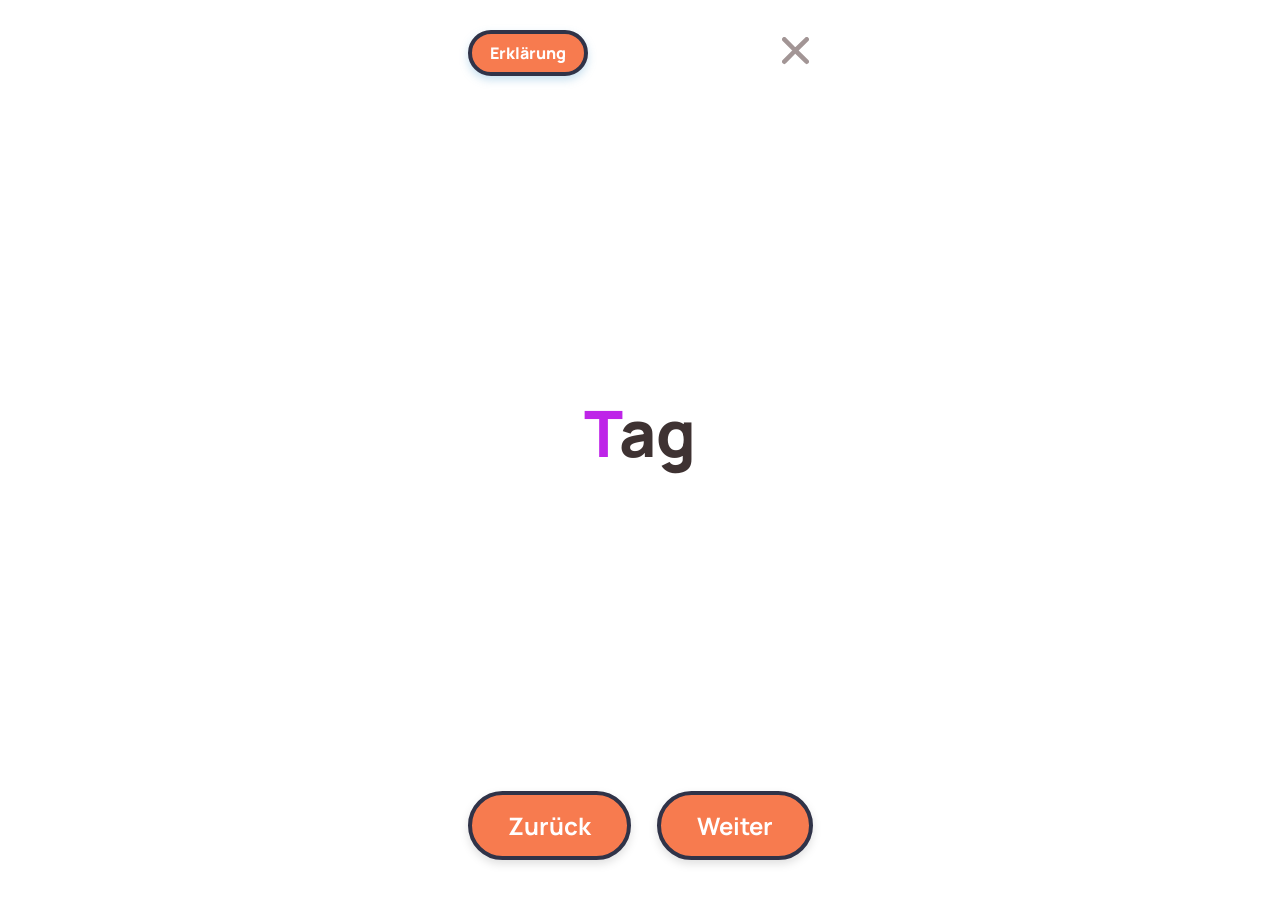
<file: lektion5.html>
<!DOCTYPE html>
<html lang="de">

<head>
  <link rel="preconnect" href="https://fonts.googleapis.com">
  <link rel="preconnect" href="https://fonts.gstatic.com" crossorigin>
  <link
    href="https://fonts.googleapis.com/css2?family=Manrope:wght@200..800&family=Pixelify+Sans:wght@400..700&display=swap"
    rel="stylesheet">
  <meta charset="UTF-8">
  <script>(function () { var t = localStorage.getItem('theme'); if (t) document.documentElement.setAttribute('data-theme', t); })();</script>
  <meta name="viewport" content="width=device-width, initial-scale=1.0, maximum-scale=1.0">
  <title>Lektion 5</title>
  <link rel="stylesheet" href="style.css">
  <style>
    * {
      box-sizing: border-box;
      margin: 0;
      padding: 0;
    }

    html,
    body {
      height: 100%;
      overflow-x: hidden;
    }

    body {
      font-family: "Manrope", sans-serif;
      font-weight: bold;
      background: var(--bg);
      display: flex;
      flex-direction: column;
      max-width: 393px;
      margin: 0 auto;
      width: 100%;
      height: 100dvh;
      color: var(--text);
      position: relative;
    }

    /* ── Top bar: info + close ── */
    .lesson-top {
      display: flex;
      align-items: center;
      justify-content: space-between;
      padding: 30px 24px 0;
      flex-shrink: 0;
    }

    .info-btn {
      height: 46px;
      padding: 0 18px;
      border-radius: 23px;
      background: var(--accent-light);
      border: solid var(--border-nav);
      border-width: 4px;
      color: #fff;
      font-family: "Manrope", sans-serif;
      font-size: calc(16px * var(--font-scale));
      font-weight: 800;
      white-space: nowrap;
      cursor: pointer;
      flex-shrink: 0;
      -webkit-tap-highlight-color: transparent;
      filter: drop-shadow(0 4px 4px rgba(34, 132, 193, 0.25));
    }

    .info-btn:active {
      filter: brightness(0.9);
    }

    .close-btn {
      background: none;
      border: none;
      cursor: pointer;
      padding: 0 4px;
      line-height: 1;
      -webkit-tap-highlight-color: transparent;
      width: 35px;
      height: 35px;
    }

    /* ── Morphing word ── */
    .lesson-body {
      flex: 1;
      display: flex;
      align-items: center;
      justify-content: center;
      padding: 24px;
    }

    .morph-word {
      display: inline-block;
      font-size: 64px;
      font-weight: 800;
      color: var(--text);
      line-height: 1.1;
      cursor: pointer;
      user-select: none;
      -webkit-tap-highlight-color: transparent;
      white-space: nowrap;
      transition: transform 0.4s cubic-bezier(0.34, 1.4, 0.64, 1);
    }

    /* Nudge the word down while the theory bubble is open */
    .morph-word.nudged {
      transform: translateY(0px);
    }

    /* The two spellings overlay in one grid cell, the slot width animates. */
    .mw-morph {
      display: inline-grid;
      grid-template-columns: minmax(0, 1fr);
      justify-items: center;
      vertical-align: baseline;
      transition: width 0.55s ease;
    }

    .mw-morph .mw {
      grid-area: 1 / 1;
      color: var(--text);
      transition: opacity 0.55s ease, filter 0.55s ease, transform 0.55s ease;
      will-change: opacity, filter, transform;
    }

    /* The changed initial consonant (T → D) */
    .mw .c {
      color: var(--soft-cons);
    }

    /* Default: Hochdeutsch sharp, dialect blurred away */
    .mw-hoch {
      opacity: 1;
      filter: blur(0);
      transform: scale(1);
    }

    .mw-dialekt {
      opacity: 0;
      filter: blur(9px);
      transform: scale(1.18);
    }

    /* Morphed: blur-dissolve into the dialect spelling */
    .morph-word.dialekt .mw-hoch {
      opacity: 0;
      filter: blur(9px);
      transform: scale(0.82);
    }

    .morph-word.dialekt .mw-dialekt {
      opacity: 1;
      filter: blur(0);
      transform: scale(1);
    }

    /* ── Bottom navigation ── */
    .lesson-nav {
      display: flex;
      justify-content: space-between;
      gap: 12px;
      padding: 0 24px 40px;
      flex-shrink: 0;
    }

    .nav-btn-pill {
      background: var(--accent-light);
      border: solid var(--border-nav);
      border-width: 4px;
      border-radius: 40px;
      color: #fff;
      font-family: "Manrope", sans-serif;
      font-size: 24px;
      font-weight: 700;
      padding: 14px 36px;
      cursor: pointer;
      -webkit-tap-highlight-color: transparent;
      filter: drop-shadow(0 4px 4px rgba(0, 0, 0, 0.12));
    }

    .nav-btn-pill:active {
      filter: brightness(0.9);
    }

    /* ── Theory bubble (styled to match bubble.svg) ── */
      .info-bubble {
      position: absolute;
      top: 110px;
      left: 16px;
      right: 16px;
      background: var(--accent-light);
      color: #fff;
      border: 4px solid var(--border-nav);
      border-radius: 6px;
      padding: 20px 16px;
      font-size: 16px;
      font-weight: 400;
      line-height: 1.4;
      z-index: 20;
      transform: scale(0);
      transform-origin: 32px -18px;
      transition: transform 0.22s ease-in;
      filter: drop-shadow(0 6px 10px rgba(0, 0, 0, 0.12));
      font-size: calc(20px * var(--font-scale));
    }

    .info-bubble.visible {
      transform: scale(1);
      transition: transform 0.3s cubic-bezier(0.34, 1.56, 0.64, 1);
    }

    .info-bubble::before {
      content: '';
      position: absolute;
      top: -25px;
      left: 24px;
      width: 0;
      height: 0;
      border-right: 28px solid transparent;
      border-bottom: 26px solid var(--border-nav);
    }

    /* … and the accent-light fill layer on top */
    .info-bubble::after {
      content: '';
      position: absolute;
      top: -18px;
      left: 27px;
      width: 0;
      height: 0;
      border-right: 23px solid transparent;
      border-bottom: 21px solid var(--accent-light);
    }

    .info-bubble .hl {
      color: var(--light);
      font-weight: 800;
    }
  </style>
</head>

<body>

  <div class="lesson-top">
    <button class="info-btn" id="infoBtn" onclick="toggleInfo(event)">Erklärung</button>
    <button class="close-btn" onclick="navigateTo('index.html')" aria-label="Schliessen">
      <svg viewBox="0 0 41 45" fill="none" xmlns="http://www.w3.org/2000/svg">
        <path d="M3.5 37.5L20.2119 20.5M37.5 3.5L20.2119 20.5M20.2119 20.5L3.5 3.5M20.2119 20.5L37.5 37.5" stroke="#A29595" stroke-width="7"
          stroke-linecap="round" />
      </svg>
    </button>
  </div>

  <!-- Theory bubble (toggled by the info button) -->
  <div class="info-bubble" id="infoBubble">
    Ursprünglich starke Verschlusslaute im Anlaut betonter Silben sind im Gegensatz zum Schriftdeutschen
    <span class="hl">schwach.</span>
  </div>

  <div class="lesson-body">
    <div class="morph-word" id="morphWord" onclick="toggleWord()"><span class="mw-morph"><span
          class="mw mw-hoch"><span class="c">T</span>a</span><span class="mw mw-dialekt"><span
            class="c">D</span>aa</span></span>g</div>
  </div>

  <div class="lesson-nav">
    <button class="nav-btn-pill" onclick="navigateTo('lektion4.html')">Zurück</button>
    <button class="nav-btn-pill" onclick="navigateTo('lektion6.html')">Weiter</button>
  </div>

  <script src="script.js"></script>
  <script>
    let showingDialekt = false;
    const morphWord = document.getElementById('morphWord');
    const mwMorph = document.querySelector('.mw-morph');
    const mwHoch = document.querySelector('.mw-hoch');
    const mwDialekt = document.querySelector('.mw-dialekt');
    let wHoch = 0, wDialekt = 0;

    // Dialect-word recording, played when the word morphs to Baseldeutsch
    const dialektAudio = new Audio('audio/Tag.mp3');
    function playDialektAudio() {
      try { dialektAudio.currentTime = 0; dialektAudio.play().catch(function () {}); } catch (e) {}
    }

    // Measure each spelling's natural width so the slot can animate between them.
    function measure() {
      wHoch = mwHoch.offsetWidth;
      wDialekt = mwDialekt.offsetWidth;
      mwMorph.style.width = (showingDialekt ? wDialekt : wHoch) + 'px';
    }

    function setWord(toDialekt) {
      showingDialekt = toDialekt;
      morphWord.classList.toggle('dialekt', toDialekt);
      mwMorph.style.width = (toDialekt ? wDialekt : wHoch) + 'px';
      if (toDialekt) playDialektAudio();
    }

    function toggleWord() {
      setWord(!showingDialekt);
    }

    measure();
    if (document.fonts && document.fonts.ready) {
      document.fonts.ready.then(measure);
    }

    function syncNudge() {
      const bubble = document.getElementById('infoBubble');
      if (!bubble.classList.contains('visible')) {
        morphWord.style.transform = '';
        return;
      }
      // Keep at least 50px between the bubble's bottom and the word (offset*
      // values are transform-independent, so the scale animation doesn't skew them)
      const bubbleBottom = bubble.offsetTop + bubble.offsetHeight;
      const gap = morphWord.offsetTop - bubbleBottom;
      const nudge = gap < 50 ? (50 - gap) : 0;
      morphWord.style.transform = nudge > 0 ? 'translateY(' + nudge + 'px)' : '';
    }

    function toggleInfo(e) {
      e.stopPropagation();
      document.getElementById('infoBubble').classList.toggle('visible');
      syncNudge();
    }

    document.addEventListener('click', function () {
      document.getElementById('infoBubble').classList.remove('visible');
      syncNudge();
    });

    // Auto-morph from Hochdeutsch to Baseldeutsch after a 3-second pause
    setTimeout(function () { setWord(true); }, 1500);
  </script>

</body>

</html>
</file>
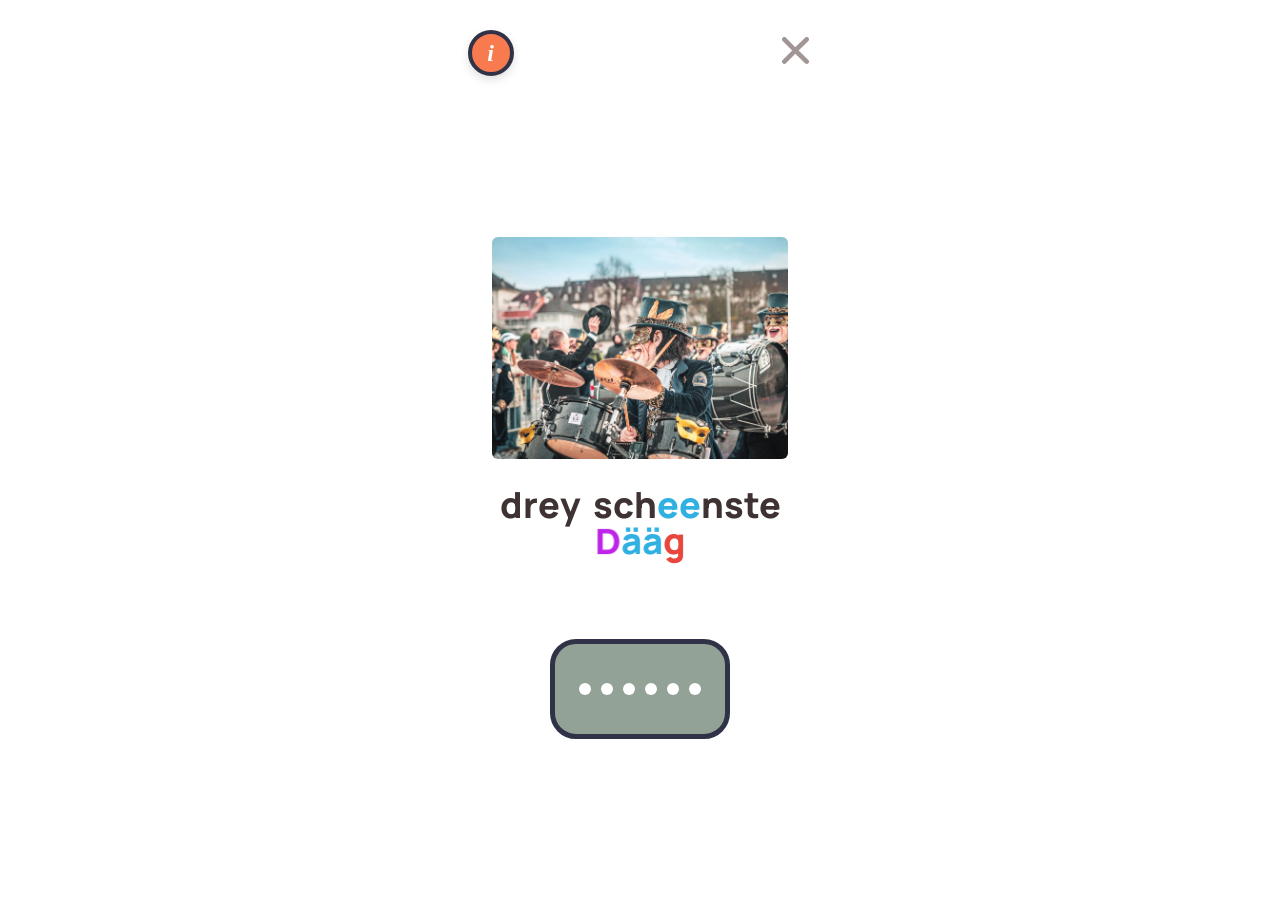
<file: lektion6.html>
<!DOCTYPE html>
<html lang="de">

<head>
  <link rel="preconnect" href="https://fonts.googleapis.com">
  <link rel="preconnect" href="https://fonts.gstatic.com" crossorigin>
  <link
    href="https://fonts.googleapis.com/css2?family=Manrope:wght@200..800&family=Pixelify+Sans:wght@400..700&display=swap"
    rel="stylesheet">
  <meta charset="UTF-8">
  <script>(function () { var t = localStorage.getItem('theme'); if (t) document.documentElement.setAttribute('data-theme', t); })();</script>
  <meta name="viewport" content="width=device-width, initial-scale=1.0, maximum-scale=1.0">
  <title>Lektion 6</title>
  <link rel="stylesheet" href="style.css">
  <style>
    * {
      box-sizing: border-box;
      margin: 0;
      padding: 0;
    }

    html,
    body {
      height: 100%;
      overflow-x: hidden;
    }

    body {
      font-family: "Manrope", sans-serif;
      font-weight: bold;
      background: var(--bg);
      display: flex;
      flex-direction: column;
      max-width: 393px;
      margin: 0 auto;
      width: 100%;
      height: 100dvh;
      color: var(--text);
      position: relative;
    }

    /* ── Top bar: info + close ── */
    .lesson-top {
      display: flex;
      align-items: center;
      justify-content: space-between;
      padding: 30px 24px 0;
      flex-shrink: 0;
    }

    .info-btn {
      width: 46px;
      height: 46px;
      border-radius: 50%;
      background: var(--accent-light);
      border: solid var(--border-nav);
      border-width: 4px;
      color: #fff;
      font-family: Georgia, "Times New Roman", serif;
      font-style: italic;
      font-size: 24px;
      font-weight: 700;
      cursor: pointer;
      flex-shrink: 0;
      -webkit-tap-highlight-color: transparent;
      filter: drop-shadow(0 4px 4px rgba(0, 0, 0, 0.12));
    }

    .info-btn:active {
      filter: brightness(0.9);
    }

    .close-btn {
      background: none;
      border: none;
      cursor: pointer;
      padding: 0 4px;
      line-height: 1;
      -webkit-tap-highlight-color: transparent;
      width: 35px;
      height: 35px;
    }

    /* ── Body ── */
    .lesson-body {
      flex: 1;
      display: flex;
      flex-direction: column;
      align-items: center;
      justify-content: center;
      gap: 28px;
      padding: 24px;
    }

    .fasnacht-img {
      width: 86%;
      max-width: 300px;
      aspect-ratio: 4 / 3;
      object-fit: cover;
      border-radius: 6px;
    }

    .word {
      font-size: 36px;
      font-weight: 800;
      color: var(--text);
      line-height: 1.15;
      max-width: 340px;
      user-select: none;
      display: inline-flex;
      align-items: flex-end;
      justify-content: center;
      flex-wrap: wrap;
      cursor: pointer;
    }

    /* Animated letters (letter-scaler behaviour) */
    .word .ltr {
      display: inline-flex;
      align-items: flex-end;
      line-height: 1;
    }

    .word .lv {
      transform-origin: left center;
    }

    .word .lv>span {
      display: inline-block;
      transform-origin: left center;
    }

    .word .dl {
      transform-origin: left bottom;
    }

    .word .space {
      width: 12px;
    }

    /* ── Mic ── */
    .mic-btn {
      border: none;
      background: transparent;
      cursor: pointer;
      display: flex;
      align-items: center;
      justify-content: center;
      padding: 0;
      -webkit-tap-highlight-color: transparent;
    }

    .mic-btn svg {
      width: 110px;
      height: auto;
    }

    @keyframes pulse {

      0%,
      100% {
        filter: drop-shadow(0 0 0px rgba(69, 173, 79, 0.5));
      }

      50% {
        filter: drop-shadow(0 0 12px rgba(69, 173, 79, 0.85));
      }
    }

    .mic-btn.listening svg {
      animation: pulse 1s infinite;
    }

    .feedback {
      height: 24px;
      font-size: calc(18px * var(--font-scale));
      font-weight: 700;
      text-align: center;
    }

    .feedback.correct {
      color: var(--result-correct);
    }

    .feedback.wrong {
      color: var(--result-wrong);
    }

    /* ── Typed-answer fallback (no speech support) ── */
    .type-controls {
      display: none;
      flex-direction: column;
      align-items: center;
      gap: 12px;
    }

    .type-form {
      display: flex;
      align-items: center;
      gap: 10px;
      width: 100%;
      max-width: 290px;
    }

    .type-input {
      flex: 1;
      min-width: 0;
      font-family: "Manrope", sans-serif;
      font-size: calc(18px * var(--font-scale));
      font-weight: 700;
      color: var(--text);
      background: var(--bg-card);
      border: solid var(--border);
      border-width: 2px 2px 5px 2px;
      border-radius: 30px;
      padding: 13px 20px;
      outline: none;
    }

    .type-input::placeholder {
      color: var(--text-muted);
      font-weight: 600;
    }

    .check-btn {
      flex-shrink: 0;
      width: 54px;
      height: 54px;
      border-radius: 50%;
      border: solid var(--light);
      border-width: 2px 2px 5px 2px;
      background: var(--accent-light);
      color: #fff;
      font-size: 26px;
      font-weight: 800;
      cursor: pointer;
      -webkit-tap-highlight-color: transparent;
    }

    /* ── Theory bubble (styled to match bubble.svg) ── */
       .info-bubble {
      position: absolute;
      top: 110px;
      left: 16px;
      right: 16px;
      background: var(--accent-light);
      color: #fff;
      border: 4px solid var(--border-nav);
      border-radius: 6px;
      padding: 20px 16px;
      font-size: 16px;
      font-weight: 400;
      line-height: 1.4;
      z-index: 20;
      transform: scale(0);
      transform-origin: 32px -18px;
      transition: transform 0.22s ease-in;
      filter: drop-shadow(0 6px 10px rgba(0, 0, 0, 0.12));
      font-size: calc(20px * var(--font-scale));
    }

    .info-bubble.visible {
      transform: scale(1);
      transition: transform 0.3s cubic-bezier(0.34, 1.56, 0.64, 1);
    }

    .info-bubble::before {
      content: '';
      position: absolute;
      top: -25px;
      left: 24px;
      width: 0;
      height: 0;
      border-right: 28px solid transparent;
      border-bottom: 26px solid var(--border-nav);
    }

    .info-bubble::after {
      content: '';
      position: absolute;
      top: -18px;
      left: 27px;
      width: 0;
      height: 0;
      border-right: 23px solid transparent;
      border-bottom: 21px solid var(--accent-light);
    }

    .info-bubble .hl {
      color: var(--light);
      font-weight: 800;
    }
  </style>
</head>

<body>

  <div class="lesson-top">
    <button class="info-btn" id="infoBtn" onclick="toggleInfo(event)">i</button>
    <button class="close-btn" onclick="navigateTo('index.html')" aria-label="Schliessen">
      <svg viewBox="0 0 41 45" fill="none" xmlns="http://www.w3.org/2000/svg">
        <path d="M3.5 37.5L20.2119 20.5M37.5 3.5L20.2119 20.5M20.2119 20.5L3.5 3.5M20.2119 20.5L37.5 37.5" stroke="#A29595" stroke-width="7"
          stroke-linecap="round" />
      </svg>
    </button>
  </div>

  <!-- Theory bubble (toggled by the info button) -->
  <div class="info-bubble" id="infoBubble">
    Die «drei schönsten Tage» sind die Basler <span class="hl">Fasnacht</span> – das grösste Fest der Stadt,
    das alle gelernten Lautgesetze vereint.
  </div>

  <div class="lesson-body">
    <img class="fasnacht-img" src="fasnacht.jpg" alt="Basler Fasnacht">

    <div class="word" id="scaleWord" onclick="playWord()"></div>

    <div class="feedback" id="feedback"></div>

    <button class="voice-btn" id="micBtn" onclick="startVoice()" aria-label="Sprechen"></button>

    <!-- Fallback for devices without speech recognition (e.g. iOS Safari) -->
    <div class="type-controls" id="typeControls">
      <form class="type-form" id="typeForm" onsubmit="submitTyped(event)">
        <input class="type-input" id="typeInput" type="text" inputmode="text" autocomplete="off" autocapitalize="off"
          autocorrect="off" spellcheck="false" placeholder="Satz sprechen / tippen…">
        <button type="submit" class="check-btn" aria-label="Prüfen">✓</button>
      </form>
    </div>
  </div>

  <script src="script.js"></script>
  <script>
    // Accepted spellings of the Baseldeutsch phrase "drey scheenste Däage"
    const targets = [
      'drey scheenste däage',
      'die drey scheenste däage',
      'drei scheenste däage',
      'drü scheenschti dääg'
    ];
    let isListening = false;
    let recognition = null;

    const SpeechRecognitionAPI = window.SpeechRecognition || window.webkitSpeechRecognition;
    if (!SpeechRecognitionAPI) {
      // No speech recognition at all → typed fallback
      document.getElementById('micBtn').style.display = 'none';
      document.getElementById('typeControls').style.display = 'flex';
    }

    function buildRecognition() {
      const rec = new SpeechRecognitionAPI();
      rec.lang = 'de-DE';   // standard German recognises the dialect sounds, e.g. "drei scheenste dääge"
      rec.continuous = false;     // iOS Safari ignores continuous anyway
      rec.interimResults = false;
      rec.maxAlternatives = 5;

      rec.onresult = function (e) {
        // Test every alternative the engine returns
        const guesses = [];
        for (let i = 0; i < e.results[0].length; i++) guesses.push(e.results[0][i].transcript.trim());
        setListening(false);
        checkAnswer(guesses.find(checkable) || guesses[0] || '');
      };
      rec.onerror = function (e) {
        setListening(false);
        const fb = document.getElementById('feedback');
        if (e.error === 'aborted') return;
        if (e.error === 'no-speech') {
          fb.textContent = 'Nüt ghört – nomol versueche';
        } else if (e.error === 'not-allowed' || e.error === 'service-not-allowed') {
          fb.textContent = 'Mikrofon isch blockiert – i de Browser-Iistellige erlaube';
        } else {
          fb.textContent = 'Spracherkennig het nid klappt – nomol versueche';
        }
        fb.className = 'feedback wrong';
      };
      rec.onend = function () { setListening(false); };
      return rec;
    }

    function setListening(val) {
      isListening = val;
      const btn = document.getElementById('micBtn');
      if (val) startVoiceViz(btn, true);   // noMic: don't fight SpeechRecognition for the mic
      else stopVoiceViz(btn);
    }

    buildVoiceBars(document.getElementById('micBtn'));

    function startVoice() {
      const fb = document.getElementById('feedback');
      // Mic needs a secure (HTTPS) origin on every browser, iOS Safari included
      if (!window.isSecureContext) {
        fb.textContent = 'Mikrofon bruucht HTTPS – App über https:// öffne';
        fb.className = 'feedback wrong';
        return;
      }
      if (!SpeechRecognitionAPI) {
        fb.textContent = 'Dä Browser cha kei Spraach erkenne – tipp s Wort';
        fb.className = 'feedback wrong';
        return;
      }
      if (isListening) {
        try { recognition.stop(); } catch (_) {}
        return;
      }

      fb.textContent = '';
      fb.className = 'feedback';
      // Fresh instance each attempt — iOS Safari won't reliably restart a used one
      recognition = buildRecognition();
      setListening(true);
      try {
        recognition.start();
        fb.textContent = 'Uufnahme…';
      } catch (e) {
        setListening(false);
        fb.textContent = 'Het nid gstartet – nomol versueche';
        fb.className = 'feedback wrong';
      }
    }

    function submitTyped(e) {
      e.preventDefault();
      const input = document.getElementById('typeInput');
      const val = input.value.trim();
      if (!val) return;
      checkAnswer(val);
    }

    function normalize(str) {
      return str.toLowerCase()
        .replace(/ä/g, 'ae').replace(/ö/g, 'oe').replace(/ü/g, 'ue')
        .replace(/[^a-z]/g, '');
    }

    function levenshtein(a, b) {
      const m = a.length, n = b.length;
      if (!m) return n;
      if (!n) return m;
      const dp = Array.from({ length: m + 1 }, function (_, i) { return [i]; });
      for (let j = 0; j <= n; j++) dp[0][j] = j;
      for (let i = 1; i <= m; i++)
        for (let j = 1; j <= n; j++)
          dp[i][j] = a[i - 1] === b[j - 1]
            ? dp[i - 1][j - 1]
            : 1 + Math.min(dp[i - 1][j], dp[i][j - 1], dp[i - 1][j - 1]);
      return dp[m][n];
    }

    const targetsNorm = targets.map(normalize);

    // True if a transcript is close enough to any target (used to pick the best alternative)
    function checkable(spoken) {
      const ns = normalize(spoken);
      return ns.length > 0 && targetsNorm.some(function (t) {
        return levenshtein(ns, t) <= Math.ceil(t.length * 0.4);
      });
    }

    function checkAnswer(spoken) {
      const ns = normalize(spoken);
      // Lenient match: phrases are long, so allow up to ~40% edit distance
      const ok = ns.length > 0 && targetsNorm.some(function (t) {
        return levenshtein(ns, t) <= Math.ceil(t.length * 0.4);
      });
      const fb = document.getElementById('feedback');
      if (ok) {
        fb.textContent = 'Richtig!';
        fb.className = 'feedback correct';
        setTimeout(function () { navigateTo('fertig.html'); }, 1400);
      } else {
        fb.textContent = 'Versuich\'s nomol';
        fb.className = 'feedback wrong';
      }
    }

    function toggleInfo(e) {
      e.stopPropagation();
      document.getElementById('infoBubble').classList.toggle('visible');
    }

    document.addEventListener('click', function () {
      document.getElementById('infoBubble').classList.remove('visible');
    });

    /* ── Letter-scaler animation for "drey scheenste Dääge" ── */
    // type: 'lv' = double vowel (stretch wide), 'dl' = D (stretch + squish), '' = static
    const WORD = [
      { x: 'd' }, { x: 'r' }, { x: 'e' }, { x: 'y' }, { space: true },
      { x: 'sch' }, { x: 'ee', t: 'lv', c: 'var(--vowel)' }, { x: 'nste' }, { br: true },
      { x: 'D', t: 'dl', c: 'var(--soft-cons)' }, { x: 'ää', t: 'lv', c: 'var(--vowel)' },
      { x: 'g', c: 'var(--vowel-alt)' }
    ];

    const SW_FRAMES = {
      lv: [{ transform: 'scaleX(1)' }, { transform: 'scaleX(1.6)' }, { transform: 'scaleX(1)' }],
      lvInner: [{ transform: 'scaleX(1)' }, { transform: 'scaleX(0.8)' }, { transform: 'scaleX(1)' }],
      dl: [{ transform: 'scaleX(1) scaleY(1)' }, { transform: 'scaleX(1.3) scaleY(0.65)' }, { transform: 'scaleX(1) scaleY(1)' }]
    };
    const SW_DUR = Math.round(600 * (window.ANIM_SCALE || 1));

    function buildWord() {
      const stage = document.getElementById('scaleWord');
      stage.innerHTML = '';
      WORD.forEach(function (seg) {
        if (seg.br) {
          const b = document.createElement('span');
          b.style.flexBasis = '100%';
          b.style.height = '0';
          stage.appendChild(b);
          return;
        }
        if (seg.space) {
          const sp = document.createElement('span');
          sp.className = 'ltr space';
          stage.appendChild(sp);
          return;
        }
        const span = document.createElement('span');
        span.className = 'ltr' + (seg.t ? ' ' + seg.t : '');
        if (seg.t) span.dataset.type = seg.t;
        if (seg.c) span.style.color = seg.c;
        const inner = document.createElement('span');
        inner.textContent = seg.x;
        span.appendChild(inner);
        stage.appendChild(span);
      });
    }

    let swGen = 0;

    // Dialect-phrase recording, played when the typography animation starts
    const dialektAudio = new Audio('audio/Fasnacht.mp3');

    async function playWord() {
      const gen = ++swGen;
      try { dialektAudio.currentTime = 0; dialektAudio.play().catch(function () {}); } catch (e) {}
      const letters = Array.from(document.getElementById('scaleWord').children);
      letters.forEach(function (s) {
        s.getAnimations().forEach(function (a) { a.cancel(); });
        if (s.firstElementChild) s.firstElementChild.getAnimations().forEach(function (a) { a.cancel(); });
      });
      const rects = letters.map(function (s) { return s.getBoundingClientRect(); });

      for (let i = 0; i < letters.length; i++) {
        if (gen !== swGen) return;
        const span = letters[i];
        const type = span.dataset.type;
        if (!type) continue;
        const pending = [];

        // push the following letters aside while this one expands
        const push = Math.round(rects[i].width * 0.2);
        for (let j = i + 1; j < letters.length; j++) {
          pending.push(letters[j].animate(
            [{ transform: 'translateX(0)' }, { transform: 'translateX(' + push + 'px)' }, { transform: 'translateX(0)' }],
            { duration: SW_DUR, delay: Math.round(80 * (window.ANIM_SCALE || 1)), easing: 'ease-out', fill: 'none' }
          ).finished.catch(function () { }));
        }

        pending.push(span.animate(SW_FRAMES[type], { duration: SW_DUR, easing: 'ease-in-out', fill: 'none' }).finished.catch(function () { }));
        if (type === 'lv' && span.firstElementChild) {
          span.firstElementChild.animate(SW_FRAMES.lvInner, { duration: SW_DUR, easing: 'ease-in-out', fill: 'none' });
        }
        await Promise.all(pending);
      }
    }

    buildWord();
    // Auto-play shortly after opening; tap the word to replay.
    setTimeout(playWord, 800);
  </script>

</body>

</html>
</file>
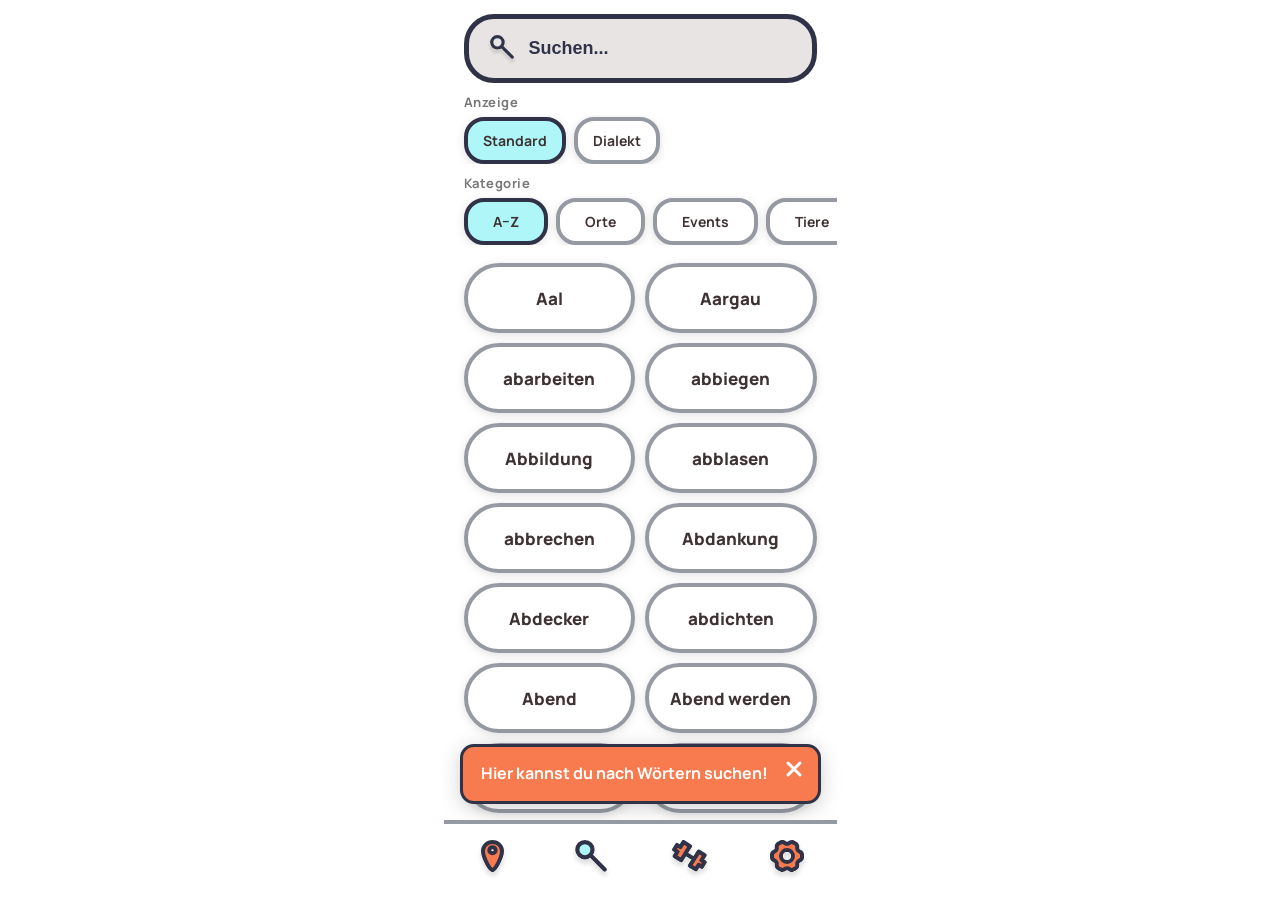
<file: lexikon.html>
<!DOCTYPE html>
<html lang="de">

<head>

  <link rel="preconnect" href="https://fonts.googleapis.com">
  <link rel="preconnect" href="https://fonts.gstatic.com" crossorigin>
  <link
    href="https://fonts.googleapis.com/css2?family=Manrope:wght@200..800&family=Pixelify+Sans:wght@400..700&display=swap"
    rel="stylesheet">
  <meta charset="UTF-8">
  <script>(function () { var t = localStorage.getItem('theme'); if (t) document.documentElement.setAttribute('data-theme', t); })();</script>
  <meta name="viewport" content="width=device-width, initial-scale=1.0, maximum-scale=1.0">
  <title>Lexikon</title>
  <link rel="stylesheet" href="style.css">
  <style>
    * {
      box-sizing: border-box;
      margin: 0;
      padding: 0;
    }

    html,
    body {
      height: 100%;
      overflow-x: hidden;
    }

    body {
      font-family: "Manrope", sans-serif;
      font-weight: bold;
      background: var(--bg);
      display: flex;
      flex-direction: column;
      max-width: 393px;
      margin: 0 auto;
      width: 100%;
      height: 100dvh;
      color: var(--text);
      font-size: 24px;
      font-style: normal;
      line-height: normal;
    }

    .top-bar {
      background: var(--bg);
      height: 30px;
      flex-shrink: 0;
      position: sticky;
      top: 0;
      z-index: 100;
    }

    .search-container {
      padding: 14px 20px 0px;
      background: transparent;
      flex-shrink: 0;
    }

    .control-label {
      padding: 10px 20px 4px;
      font-size: calc(13px * var(--font-scale));
      font-weight: 700;
      letter-spacing: 0.04em;
      color: var(--text-muted);
      flex-shrink: 0;
    }

    .filter-row {
      display: flex;
      gap: 8px;
      padding: 2px 20px 0;
      flex-shrink: 0;
      overflow-x: auto;
      flex-wrap: nowrap;
      -webkit-overflow-scrolling: touch;
      scrollbar-width: none;        /* Firefox */
    }

    .filter-row::-webkit-scrollbar {
      display: none;                /* Chrome/Safari */
    }

    .filter-btn {
      flex-shrink: 0;
    }

    .filter-btn {
      border: solid var(--border);
      border-width: 4px;
      background: white;
      color: var(--text);
      font-family: "Manrope", sans-serif;
      font-size: calc(14px * var(--font-scale));
      font-weight: 700;
      padding: 10px 25px;
      cursor: pointer;
      border-radius: 20px;
      white-space: nowrap;
      -webkit-tap-highlight-color: transparent;
      filter: drop-shadow(0 2px 4px rgba(0, 0, 0, 0.12));
    }

    .filter-btn.active {
      background: var(--light);
      border-color: var(--border-nav);
      color: var(--text);
    }

    .display-btn {
      border-width: 4px;
      border-style: solid;
      border-color: var(--border);
      background: white;
      color: var(--text);
      font-family: "Manrope", sans-serif;
      font-size: calc(14px * var(--font-scale));
      font-weight: 700;
      padding: 10px 15px;
      cursor: pointer;
      border-radius: 20px;
      white-space: nowrap;
      -webkit-tap-highlight-color: transparent;
      filter: drop-shadow(0 2px 4px rgba(0, 0, 0, 0.12));
    }

    .display-btn.active {
      background: var(--light);
      border-color: var(--border-nav);
      color: var(--text);
    }

    .search-bar {
      display: flex;
      align-items: center;
      background: #E8E4E4;
      border: 5px solid var(--border-nav);
      padding: 13px 18px;
      gap: 12px;
      border-radius: 30px;
    }

    .search-bar svg {
      width: 30px;
      height: 30px;
      flex-shrink: 0;
      stroke: var(--accent-light);
      margin-top: 3px;
    }

    .search-input {
      border: none;
      outline: none;
      font-size: calc(18px * var(--font-scale));
      color: var(--text);
      width: 100%;
      background: transparent;
      font-weight: 600;
    }


    .search-input::placeholder {
      color: var(--border-nav);
    }

    .word-list {
      flex: 1;
      overflow-y: auto;
      padding: 18px 20px 16px;
      display: grid;
      grid-template-columns: 1fr 1fr;
      gap: 10px;
      align-content: start;
    }

    .word-entry {
      background: var(--bg-card);
      border: 4px solid var(--border);
      padding: 5px 5px;
      font-size: calc(17px * var(--font-scale));
      font-weight: 800;
      color: var(--text);
      cursor: pointer;
      user-select: none;
      -webkit-tap-highlight-color: transparent;
      border-radius: 40px;
      display: flex;
      align-items: center;
      justify-content: center;
      text-align: center;
      min-height: 70px;
      min-width: 0;
      filter: drop-shadow(0 2px 4px rgba(0, 0, 0, 0.12));
    }

    .word-entry span {
      display: block;
      overflow: hidden;
      white-space: nowrap;
      text-overflow: ellipsis;
      max-width: 100%;
    }

    .word-entry:active {
      background: var(--bg-hover);
    }

    .detail-view {
      display: none;
      flex: 1;
      overflow-y: auto;
      padding: 14px 20px 16px;
      flex-direction: column;
      gap: 12px;
    }

    .detail-view.visible {
      display: flex;
    }

    .back-btn {
      align-self: flex-start;
      background: var(--accent-light);
      border: solid var(--border-nav);
      border-width: 5px;
      border-radius: 30px;
      color: #fff;
      font-family: "Manrope", sans-serif;
      font-size: calc(16px * var(--font-scale));
      font-weight: 700;
      padding: 10px 22px;
      cursor: pointer;
      flex-shrink: 0;
      -webkit-tap-highlight-color: transparent;
      filter: drop-shadow(0 4px 4px rgba(0, 0, 0, 0.12));
    }

    .detail-title-row {
      display: flex;
      align-items: flex-start;
      justify-content: space-between;
      flex-shrink: 0;
      position: relative;
    }

    /* Arrow nudging the user toward the bookmark icon (shown with the hint) */
    .bk-arrow {
      position: absolute;
      top: 46px;
      right: 3.5px;
      width: 34px;
      height: 46px;
      pointer-events: none;
      z-index: 21;
      animation: bkArrowBounce 0.9s ease-in-out infinite;
    }

    .bk-arrow.hidden {
      display: none;
    }

    @keyframes bkArrowBounce {
      0%, 100% { transform: translateY(0); }
      50% { transform: translateY(-12px); }
    }

    .detail-german {
      font-size: 30px;
      font-weight: 600;
      color: var(--text);
    }

    .bookmark-btn {
      width: 40px;
      height: 40px;
      border: none;
      background: transparent;
      cursor: pointer;
      display: flex;
      align-items: center;
      justify-content: center;
      flex-shrink: 0;
      padding: 0;
      -webkit-tap-highlight-color: transparent;
    }

    .bookmark-btn .bk-icon {
      height: 34px;
      width: auto;
      display: block;
      pointer-events: none;
    }

    /* Default white; when marked the fill turns cyan, outline keeps #303348 */
    .bookmark-btn.marked .bk-icon path[fill="white"] {
      fill: var(--light);
    }

    .detail-card {
      background: var(--bg-card);
      border: 4px solid var(--border);
      border-radius: 20px;
      padding: 50px 20px;
      display: flex;
      align-items: center;
      justify-content: space-between;
      flex-shrink: 0;
      filter: drop-shadow(0 2px 4px rgba(0, 0, 0, 0.12));
    }

    .detail-dialect {
      font-size: calc(24px * var(--font-scale));
      font-weight: 600;
      color: var(--text);
    }

    .play-btn {
      width: 40px;
      height: 40px;
      border: none;
      background: transparent;
      cursor: pointer;
      display: flex;
      align-items: center;
      justify-content: center;
      flex-shrink: 0;
      padding: 0;
      -webkit-tap-highlight-color: transparent;
    }

    .play-btn img {
      height: 28px;
      width: auto;
      display: block;
      pointer-events: none;
    }

    .no-results {
      text-align: center;
      color: var(--text-muted);
      padding: 48px 20px;
      font-size: calc(16px * var(--font-scale));
      grid-column: 1 / -1;
    }

    .bottom-nav {
      background: var(--bg);
      height: 80px;
      display: flex;
      align-items: center;
      justify-content: space-around;
      flex-shrink: 0;
      position: sticky;
      border-top: 4px solid var(--border);
      z-index: 100;
    }

    .nav-btn {
      width: 52px;
      height: 52px;
      border: none;
      background: transparent;
      cursor: pointer;
      display: flex;
      align-items: center;
      justify-content: center;
      border-radius: 50%;
      margin-bottom: 5px;
    }
  </style>
</head>

<body>


  <div class="search-container">
    <div class="search-bar">
      <svg width="38" height="38" viewBox="0 0 38 38" fill="none" xmlns="http://www.w3.org/2000/svg">
        <g filter="url(#filter0_d_716_301)">
          <path
            d="M6 9.22222C6 13.2109 9.2335 16.4444 13.2222 16.4444C17.2109 16.4444 20.4444 13.2109 20.4444 9.22222C20.4444 5.2335 17.2109 2 13.2222 2C9.2335 2 6 5.2335 6 9.22222Z"
            fill="#E8E4E4" />
          <path
            d="M18.3799 14.2778L32 28M13.2222 16.4444C9.2335 16.4444 6 13.2109 6 9.22222C6 5.2335 9.2335 2 13.2222 2C17.2109 2 20.4444 5.2335 20.4444 9.22222C20.4444 13.2109 17.2109 16.4444 13.2222 16.4444Z"
            stroke="#303348" stroke-width="4" stroke-linecap="round" stroke-linejoin="round" />
        </g>
      </svg>
      <input type="text" class="search-input" placeholder="Suchen..." id="searchInput" autocomplete="off"
        autocorrect="off" spellcheck="false">
    </div>
  </div>
  <div class="control-label">Anzeige</div>
  <div class="filter-row">
    <button class="display-btn active" onclick="setDisplay('hochdeutsch', this)">Standard</button>
    <button class="display-btn" onclick="setDisplay('mundart', this)">Dialekt</button>
  </div>
  <div class="control-label">Kategorie</div>
  <div class="filter-row">
    <button class="filter-btn active" onclick="setFilter('az', this)">A–Z</button>
    <button class="filter-btn" onclick="setFilter('orte', this)">Orte</button>
    <button class="filter-btn" onclick="setFilter('events', this)">Events</button>
    <button class="filter-btn" onclick="setFilter('tiere', this)">Tiere</button>
    <button class="filter-btn" onclick="setFilter('kochen', this)">Kochen</button> 
  </div>


  <div class="word-list" id="wordList"></div>

  <div class="detail-view" id="detailView" onclick="handleDetailBackdropClick(event)">
  </div>

  <div class="hint-box" id="hint">Hier kannst du nach Wörtern suchen!<button class="hint-close"
      aria-label="Schliessen"></button></div>

  <div class="hint-box dismissed" id="hintDetail">Hier kannst du Wörter markieren und dir das entsprechende Dialektwort anschauen.
    <button class="hint-close" aria-label="Schliessen"></button></div>

  <nav class="bottom-nav">
    <button class="nav-btn" onclick="navigateTo('index.html')" aria-label="Home"><svg class="nav-icon"
        viewBox="0 0 31 40" fill="none" xmlns="http://www.w3.org/2000/svg">
        <g filter="url(#filter0_d_716_228)">
          <path fill-rule="evenodd" clip-rule="evenodd"
            d="M14.3101 29.4547C11.7604 27.4622 6 17.2513 6 10.9669C6 8.58868 7.0009 6.30826 8.7825 4.62658C10.5641 2.9449 12.9806 2 15.5002 2C18.0197 2 20.4359 2.94476 22.2176 4.62644C23.9992 6.30812 25 8.58925 25 10.9675C25 17.2519 19.2399 27.4624 16.6902 29.4549C16.3239 29.7411 16.1406 29.884 15.8678 29.9573C15.6558 30.0142 15.3439 30.0142 15.1319 29.9573C14.8596 29.8841 14.675 29.7398 14.3101 29.4547ZM12.3473 10.1685C12.3473 11.8185 13.7585 13.156 15.4994 13.156C17.2402 13.156 18.6515 11.8185 18.6515 10.1685C18.6515 8.5186 17.2402 7.18106 15.4994 7.18106C13.7585 7.18106 12.3473 8.5186 12.3473 10.1685Z"
            fill="#F77B4F" />
          <path fill-rule="evenodd" clip-rule="evenodd"
            d="M14.3101 29.4547C11.7604 27.4622 6 17.2513 6 10.9669C6 8.58868 7.0009 6.30826 8.7825 4.62658C10.5641 2.9449 12.9806 2 15.5002 2C18.0197 2 20.4359 2.94476 22.2176 4.62644C23.9992 6.30812 25 8.58925 25 10.9675C25 17.2519 19.2399 27.4624 16.6902 29.4549C16.3239 29.7411 16.1406 29.884 15.8678 29.9573C15.6558 30.0142 15.3439 30.0142 15.1319 29.9573C14.8596 29.8841 14.675 29.7398 14.3101 29.4547ZM12.3473 10.1685C12.3473 11.8185 13.7585 13.156 15.4994 13.156C17.2402 13.156 18.6515 11.8185 18.6515 10.1685C18.6515 8.5186 17.2402 7.18106 15.4994 7.18106C13.7585 7.18106 12.3473 8.5186 12.3473 10.1685Z"
            stroke="#303348" stroke-width="4" stroke-linecap="round" stroke-linejoin="round" />
        </g>
        <defs>
          <filter id="filter0_d_716_228" x="0" y="0" width="31" height="40" filterUnits="userSpaceOnUse"
            color-interpolation-filters="sRGB">
            <feFlood flood-opacity="0" result="BackgroundImageFix" />
            <feColorMatrix in="SourceAlpha" type="matrix" values="0 0 0 0 0 0 0 0 0 0 0 0 0 0 0 0 0 0 127 0"
              result="hardAlpha" />
            <feOffset dy="4" />
            <feGaussianBlur stdDeviation="2" />
            <feComposite in2="hardAlpha" operator="out" />
            <feColorMatrix type="matrix" values="0 0 0 0 0 0 0 0 0 0 0 0 0 0 0 0 0 0 0.12 0" />
            <feBlend mode="normal" in2="BackgroundImageFix" result="effect1_dropShadow_716_228" />
            <feBlend mode="normal" in="SourceGraphic" in2="effect1_dropShadow_716_228" result="shape" />
          </filter>
        </defs>
      </svg></button>
    <button class="nav-btn active" onclick="navigateTo('lexikon.html')" aria-label="Suche"><svg class="nav-icon"
        viewBox="0 0 38 38" fill="none" xmlns="http://www.w3.org/2000/svg">
        <g filter="url(#filter0_d_716_301)">
          <path
            d="M6 9.22222C6 13.2109 9.2335 16.4444 13.2222 16.4444C17.2109 16.4444 20.4444 13.2109 20.4444 9.22222C20.4444 5.2335 17.2109 2 13.2222 2C9.2335 2 6 5.2335 6 9.22222Z"
            fill="#F77B4F" />
          <path
            d="M18.3799 14.2778L32 28M13.2222 16.4444C9.2335 16.4444 6 13.2109 6 9.22222C6 5.2335 9.2335 2 13.2222 2C17.2109 2 20.4444 5.2335 20.4444 9.22222C20.4444 13.2109 17.2109 16.4444 13.2222 16.4444Z"
            stroke="#303348" stroke-width="4" stroke-linecap="round" stroke-linejoin="round" />
        </g>
        <defs>
          <filter id="filter0_d_716_301" x="0" y="0" width="38" height="38" filterUnits="userSpaceOnUse"
            color-interpolation-filters="sRGB">
            <feFlood flood-opacity="0" result="BackgroundImageFix" />
            <feColorMatrix in="SourceAlpha" type="matrix" values="0 0 0 0 0 0 0 0 0 0 0 0 0 0 0 0 0 0 127 0"
              result="hardAlpha" />
            <feOffset dy="4" />
            <feGaussianBlur stdDeviation="2" />
            <feComposite in2="hardAlpha" operator="out" />
            <feColorMatrix type="matrix" values="0 0 0 0 0 0 0 0 0 0 0 0 0 0 0 0 0 0 0.12 0" />
            <feBlend mode="normal" in2="BackgroundImageFix" result="effect1_dropShadow_716_301" />
            <feBlend mode="normal" in="SourceGraphic" in2="effect1_dropShadow_716_301" result="shape" />
          </filter>
        </defs>
      </svg></button>
    <button class="nav-btn" onclick="navigateTo('marked.html')" aria-label="Gespeichert"><svg class="nav-icon"
        viewBox="0 0 42 39" fill="none" xmlns="http://www.w3.org/2000/svg">
        <g filter="url(#filter0_d_716_300)">
          <path
            d="M25.519 18.435L16.9502 13.1288L12.8791 19.7397L6.51992 15.7722L9.27376 11.3583L5.9978 9.31443L8.75164 4.90056L12.0276 6.94445L15.1119 2.00093L21.4711 5.96848L16.9502 13.1288L25.519 18.435L29.9501 11.2586L35.7312 14.8654L32.6469 19.809L35.7301 21.7326L32.9763 26.1465L29.893 24.2228L27.1392 28.6367L21.3581 25.0298L25.519 18.435Z"
            fill="#F77B4F" />
          <path
            d="M16.9502 13.1288L25.519 18.435M16.9502 13.1288L12.8791 19.7397L6.51992 15.7722L9.27376 11.3583L5.9978 9.31443L8.75164 4.90056L12.0276 6.94445L15.1119 2.00093L21.4711 5.96848L16.9502 13.1288ZM25.519 18.435L29.9501 11.2586L35.7312 14.8654L32.6469 19.809L35.7301 21.7326L32.9763 26.1465L29.893 24.2228L27.1392 28.6367L21.3581 25.0298L25.519 18.435Z"
            stroke="#303348" stroke-width="4" stroke-linejoin="round" />
        </g>
        <defs>
          <filter id="filter0_d_716_300" x="0" y="0" width="41.7344" height="38.6367" filterUnits="userSpaceOnUse"
            color-interpolation-filters="sRGB">
            <feFlood flood-opacity="0" result="BackgroundImageFix" />
            <feColorMatrix in="SourceAlpha" type="matrix" values="0 0 0 0 0 0 0 0 0 0 0 0 0 0 0 0 0 0 127 0"
              result="hardAlpha" />
            <feOffset dy="4" />
            <feGaussianBlur stdDeviation="2" />
            <feComposite in2="hardAlpha" operator="out" />
            <feColorMatrix type="matrix" values="0 0 0 0 0 0 0 0 0 0 0 0 0 0 0 0 0 0 0.12 0" />
            <feBlend mode="normal" in2="BackgroundImageFix" result="effect1_dropShadow_716_300" />
            <feBlend mode="normal" in="SourceGraphic" in2="effect1_dropShadow_716_300" result="shape" />
          </filter>
        </defs>
      </svg></button>
    <button class="nav-btn" onclick="navigateTo('settings.html')" aria-label="Einstellungen"><svg class="nav-icon"
        viewBox="0 0 42 40" fill="none" xmlns="http://www.w3.org/2000/svg">
        <g filter="url(#filter0_d_716_302)">
          <path fill-rule="evenodd" clip-rule="evenodd"
            d="M32.9802 11.1282L33.5298 11.4307L33.5324 11.432C34.4265 11.9242 34.8739 12.1705 35.2 12.5206C35.4889 12.8306 35.7079 13.1984 35.8422 13.5986C35.9939 14.0509 35.9952 14.5578 35.9975 15.5723L35.9995 16.425C36.0018 17.4344 36.003 17.9421 35.8524 18.3949C35.7185 18.7978 35.4994 19.1672 35.2089 19.4791C34.8805 19.8317 34.4284 20.0797 33.5257 20.5747L32.9832 20.8723L32.9803 20.8736C32.8979 20.9188 32.8564 20.9415 32.8161 20.9653C32.4037 21.2087 32.0564 21.5465 31.8032 21.9502C31.7782 21.9902 31.7532 22.0314 31.7049 22.1141C31.6568 22.1965 31.6325 22.2382 31.6101 22.2796C31.3833 22.6981 31.2614 23.1649 31.2543 23.6397C31.2536 23.6867 31.2538 23.7342 31.2554 23.8297L31.2665 24.4823C31.2836 25.483 31.2921 25.9871 31.1499 26.4393C31.0232 26.8422 30.8112 27.2136 30.528 27.5291C30.2087 27.8848 29.7661 28.139 28.8834 28.646L28.1406 29.0726C27.251 29.5836 26.805 29.8397 26.3316 29.9375C25.9123 30.0242 25.4793 30.0204 25.0613 29.9276C24.5887 29.8227 24.1469 29.5604 23.2625 29.035L22.6981 28.6997C22.6333 28.6612 22.5965 28.6393 22.5597 28.619C22.1414 28.3882 21.6729 28.2601 21.1943 28.2449C21.1461 28.2434 21.0972 28.2434 20.9991 28.2434C20.9012 28.2434 20.8522 28.2434 20.8041 28.2449C20.3266 28.2601 19.8609 28.3877 19.4433 28.6175C19.4012 28.6407 19.3587 28.6656 19.2747 28.7154L18.7437 29.03C17.863 29.5519 17.4221 29.8132 16.9515 29.9177C16.5352 30.0102 16.1038 30.0135 15.6859 29.9279C15.2136 29.8312 14.769 29.5778 13.8794 29.0704L13.1385 28.648C12.2464 28.1392 11.8001 27.8847 11.4782 27.5277C11.1934 27.2118 10.9804 26.8397 10.8529 26.4357C10.7088 25.9789 10.7164 25.4689 10.7338 24.4501L10.7441 23.8449C10.7459 23.7425 10.7466 23.6915 10.7457 23.6412C10.7377 23.1749 10.6199 22.7167 10.3998 22.3043C10.3809 22.269 10.3604 22.2336 10.327 22.1761L10.2983 22.1264C10.2462 22.0364 10.2202 21.9914 10.193 21.9481C9.94201 21.5467 9.59776 21.21 9.18913 20.9665C9.15271 20.9448 9.11499 20.9241 9.05149 20.8892L9.00744 20.865L8.46972 20.5689C7.57386 20.0757 7.1271 19.8295 6.80061 19.4791C6.51176 19.1691 6.29393 18.8013 6.15968 18.4011C6.00793 17.9488 6.00474 17.4419 6.00241 16.4274L6.00049 15.5926C5.99815 14.5713 5.99802 14.0606 6.14943 13.6051C6.28338 13.2022 6.50281 12.8322 6.79328 12.5204C7.12163 12.1678 7.57288 11.9201 8.47558 11.425L9.01814 11.1275L9.06018 11.1044C9.1181 11.0727 9.15298 11.0536 9.18638 11.0339C9.59875 10.7906 9.94572 10.453 10.1989 10.0493C10.2182 10.0186 10.2364 9.9872 10.2658 9.93675L10.2956 9.8855C10.3439 9.80282 10.368 9.76143 10.3905 9.72005C10.6172 9.30154 10.7411 8.83503 10.7482 8.36021C10.7486 8.33302 10.7479 8.30567 10.7468 8.26892C10.7461 8.24222 10.7452 8.21047 10.7445 8.1703L10.7338 7.53968C10.7165 6.52434 10.7089 6.01639 10.8521 5.56089C10.9788 5.15792 11.1906 4.78635 11.4738 4.47085C11.793 4.11531 12.2351 3.86137 13.1172 3.35473L13.1253 3.34982L13.8571 2.92952L13.8611 2.92778C14.7512 2.41653 15.1963 2.1609 15.6698 2.06303C16.0891 1.97634 16.5218 1.97891 16.9398 2.07173C17.4123 2.17664 17.8551 2.4397 18.7393 2.96505L19.2737 3.2825L19.3184 3.30908C19.3741 3.34226 19.4077 3.36229 19.4416 3.381C19.8599 3.61171 20.327 3.73944 20.8056 3.75468C20.8536 3.75621 20.9046 3.75621 21.0019 3.75621C21.0998 3.75621 21.1488 3.75621 21.1969 3.75468C21.6745 3.73951 22.1406 3.61247 22.5582 3.38271C22.6003 3.35956 22.6428 3.33448 22.7267 3.28473L23.2577 2.97012L23.2627 2.96776C24.1409 2.44735 24.5803 2.18699 25.0502 2.0826C25.4665 1.99011 25.8977 1.98615 26.3155 2.07173C26.7878 2.16846 27.2328 2.42221 28.1224 2.92952L28.8634 3.35209C29.7555 3.86082 30.201 4.1155 30.523 4.4725C30.8077 4.78832 31.021 5.16047 31.1485 5.56452C31.292 6.0194 31.2834 6.52626 31.2662 7.53684L31.2554 8.16835C31.2538 8.26512 31.2536 8.31379 31.2544 8.36142C31.2617 8.83528 31.384 9.30083 31.6101 9.71859C31.6328 9.76055 31.6575 9.80293 31.7063 9.88657L31.7411 9.9464C31.7683 9.99312 31.786 10.0237 31.8045 10.0531C32.0565 10.4546 32.4019 10.7903 32.8117 11.0332C32.8529 11.0576 32.8949 11.0812 32.9802 11.1282ZM14.9981 16.0001C14.9981 19.2807 17.6855 21.9401 21.0005 21.9401C24.3155 21.9401 27.0028 19.2807 27.0028 16.0001C27.0028 12.7195 24.3155 10.0601 21.0005 10.0601C17.6855 10.0601 14.9981 12.7195 14.9981 16.0001Z"
            fill="#F77B4F" />
          <path
            d="M10.327 22.1761C10.3184 22.1612 10.3088 22.1447 10.2983 22.1264C10.2462 22.0364 10.2202 21.9914 10.193 21.9481C9.94201 21.5467 9.59776 21.21 9.18913 20.9665C9.15271 20.9448 9.11499 20.9241 9.05149 20.8892C9.03804 20.8818 9.02343 20.8738 9.00744 20.865L8.46972 20.5689C7.57386 20.0757 7.1271 19.8295 6.80061 19.4791C6.51176 19.1691 6.29393 18.8013 6.15968 18.4011C6.00793 17.9488 6.00474 17.4419 6.00241 16.4274L6.00049 15.5926C5.99815 14.5713 5.99802 14.0606 6.14943 13.6051C6.28338 13.2022 6.50281 12.8322 6.79328 12.5204C7.12163 12.1678 7.57288 11.9201 8.47558 11.425L9.01814 11.1275C9.03343 11.1191 9.04737 11.1114 9.06018 11.1044C9.1181 11.0727 9.15298 11.0536 9.18638 11.0339C9.59875 10.7906 9.94572 10.453 10.1989 10.0493C10.2182 10.0186 10.2364 9.9872 10.2658 9.93675C10.2746 9.92156 10.2844 9.90464 10.2956 9.8855C10.3439 9.80282 10.368 9.76143 10.3905 9.72005C10.6172 9.30154 10.7411 8.83503 10.7482 8.36021C10.7486 8.33302 10.7479 8.30567 10.7468 8.26892C10.7461 8.24222 10.7452 8.21047 10.7445 8.1703L10.7338 7.53968C10.7165 6.52434 10.7089 6.01639 10.8521 5.56089C10.9788 5.15792 11.1906 4.78635 11.4738 4.47085C11.793 4.11531 12.2351 3.86137 13.1172 3.35473L13.1253 3.34982L13.8571 2.92952L13.8611 2.92778C14.7512 2.41653 15.1963 2.1609 15.6698 2.06303C16.0891 1.97634 16.5218 1.97891 16.9398 2.07173C17.4123 2.17664 17.8551 2.4397 18.7393 2.96505L19.2737 3.2825C19.2901 3.29224 19.3049 3.30105 19.3184 3.30908M9.00744 20.865L9.05149 20.8892M9.01814 11.1275L9.06018 11.1044M19.2737 3.2825L19.3184 3.30908M31.7063 9.88657C31.6575 9.80293 31.6328 9.76055 31.6101 9.71859C31.384 9.30083 31.2617 8.83528 31.2544 8.36142C31.2536 8.31379 31.2538 8.26512 31.2554 8.16835L31.2662 7.53684C31.2834 6.52626 31.292 6.0194 31.1485 5.56452C31.021 5.16047 30.8077 4.78832 30.523 4.4725C30.201 4.1155 29.7555 3.86082 28.8634 3.35209L28.1224 2.92952C27.2328 2.42221 26.7878 2.16846 26.3155 2.07173C25.8977 1.98615 25.4665 1.99011 25.0502 2.0826C24.5803 2.18699 24.1409 2.44735 23.2627 2.96776L23.2577 2.97012L22.7267 3.28473C22.6428 3.33448 22.6003 3.35956 22.5582 3.38271C22.1406 3.61247 21.6745 3.73951 21.1969 3.75468C21.1488 3.75621 21.0998 3.75621 21.0019 3.75621C20.9046 3.75621 20.8536 3.75621 20.8056 3.75468C20.327 3.73944 19.8599 3.61171 19.4416 3.381C19.4077 3.36229 19.3741 3.34226 19.3184 3.30908M31.7063 9.88657L31.7411 9.9464M10.327 22.1761C10.3604 22.2336 10.3809 22.269 10.3998 22.3043C10.6199 22.7167 10.7377 23.1749 10.7457 23.6412C10.7466 23.6915 10.7459 23.7425 10.7441 23.8449L10.7338 24.4501C10.7164 25.4689 10.7088 25.9789 10.8529 26.4357C10.9804 26.8397 11.1934 27.2118 11.4782 27.5277C11.8001 27.8847 12.2464 28.1392 13.1385 28.648L13.8794 29.0704C14.769 29.5778 15.2136 29.8312 15.6859 29.9279C16.1038 30.0135 16.5352 30.0102 16.9515 29.9177C17.4221 29.8132 17.863 29.5519 18.7437 29.03L19.2747 28.7154C19.3587 28.6656 19.4012 28.6407 19.4433 28.6175C19.8609 28.3877 20.3266 28.2601 20.8041 28.2449C20.8522 28.2434 20.9012 28.2434 20.9991 28.2434C21.0972 28.2434 21.1461 28.2434 21.1943 28.2449C21.6729 28.2601 22.1414 28.3882 22.5597 28.619C22.5965 28.6393 22.6333 28.6612 22.6981 28.6997L23.2625 29.035C24.1469 29.5604 24.5887 29.8227 25.0613 29.9276C25.4793 30.0204 25.9123 30.0242 26.3316 29.9375C26.805 29.8397 27.251 29.5836 28.1406 29.0726L28.8834 28.646C29.7661 28.139 30.2087 27.8848 30.528 27.5291C30.8112 27.2136 31.0232 26.8422 31.1499 26.4393C31.2921 25.9871 31.2836 25.483 31.2665 24.4823L31.2554 23.8297C31.2538 23.7342 31.2536 23.6867 31.2543 23.6397C31.2614 23.1649 31.3833 22.6981 31.6101 22.2796C31.6325 22.2382 31.6568 22.1965 31.7049 22.1141C31.7532 22.0314 31.7782 21.9902 31.8032 21.9502C32.0564 21.5465 32.4037 21.2087 32.8161 20.9653C32.8564 20.9415 32.8979 20.9188 32.9803 20.8736L32.9832 20.8723L33.5257 20.5747C34.4284 20.0797 34.8805 19.8317 35.2089 19.4791C35.4994 19.1672 35.7185 18.7978 35.8524 18.3949C36.003 17.9421 36.0018 17.4344 35.9995 16.425L35.9975 15.5723C35.9952 14.5578 35.9939 14.0509 35.8422 13.5986C35.7079 13.1984 35.4889 12.8306 35.2 12.5206C34.8739 12.1705 34.4265 11.9242 33.5324 11.432L33.5298 11.4307L32.9802 11.1282C32.8949 11.0812 32.8529 11.0576 32.8117 11.0332C32.4019 10.7903 32.0565 10.4546 31.8045 10.0531C31.786 10.0237 31.7683 9.99312 31.7411 9.9464C31.731 9.92898 31.7196 9.9093 31.7063 9.88657M10.2956 9.8855L10.2658 9.93675M10.2983 22.1264L10.327 22.1761M21.0005 21.9401C17.6855 21.9401 14.9981 19.2807 14.9981 16.0001C14.9981 12.7195 17.6855 10.0601 21.0005 10.0601C24.3155 10.0601 27.0028 12.7195 27.0028 16.0001C27.0028 19.2807 24.3155 21.9401 21.0005 21.9401Z"
            stroke="#303348" stroke-width="4" stroke-linecap="round" stroke-linejoin="round" />
        </g>
        <defs>
          <filter id="filter0_d_716_302" x="0" y="0" width="42" height="40" filterUnits="userSpaceOnUse"
            color-interpolation-filters="sRGB">
            <feFlood flood-opacity="0" result="BackgroundImageFix" />
            <feColorMatrix in="SourceAlpha" type="matrix" values="0 0 0 0 0 0 0 0 0 0 0 0 0 0 0 0 0 0 127 0"
              result="hardAlpha" />
            <feOffset dy="4" />
            <feGaussianBlur stdDeviation="2" />
            <feComposite in2="hardAlpha" operator="out" />
            <feColorMatrix type="matrix" values="0 0 0 0 0 0 0 0 0 0 0 0 0 0 0 0 0 0 0.12 0" />
            <feBlend mode="normal" in2="BackgroundImageFix" result="effect1_dropShadow_716_302" />
            <feBlend mode="normal" in="SourceGraphic" in2="effect1_dropShadow_716_302" result="shape" />
          </filter>
        </defs>
      </svg></button>
  </nav>

  <script src="script.js"></script>
  <script>
    let allEntries = [];
    let activeFilter = 'az';   // category switch always has one option active; A–Z by default
    let displayMode = 'hochdeutsch';

    function setDisplay(mode, btn) {
      displayMode = mode;
      document.querySelectorAll('.display-btn').forEach(b => b.classList.remove('active'));
      btn.classList.add('active');
      applyFilters();
    }

    const KOCHEN = new Set([
      'Abendessen', 'Ackerbohne', 'Ackersalat', 'anbraten', 'Apfelkuchen', 'Apfelmus',
      'Apfelsine', 'Apfelwein', 'aufgehen (Hefeteig)', 'Aufgehen (Hefeteig)', 'ausbacken',
      'ausrollen (Teig)', 'Bärlauch', 'Béchamelsauce', 'Bündnerfleisch', 'Backblech', 'backen',
      'Backfisch', 'Backform', 'Backmenge', 'Backofen', 'Backpulver', 'Backstube', 'Bauernbrot',
      'Beere', 'Beinschinken', 'Birne', 'Birne, wilde', 'Birnenblüte', 'Birnenwein',
      'Birnschnaps', 'Blätterteig', 'Blutwurst', 'Bohne', 'Bohne, weisse', 'Bohnenkraut',
      'Bohnenstange', 'Bouillon', 'Branntwein', 'braten', 'Braten', 'braten, langsam',
      'braten, leicht', 'Brathähnchen', 'Bratröhre (im Ofen)', 'Brei', 'breiig', 'Brombeere',
      'Brot', 'Brot, das Weiche vom ~', 'Brot, eingebrocktes', 'Brot, selbstgebackenes',
      'Brotanschnitt', 'Brotkrügelchen', 'Brotrinde', 'Brotschaufel', 'Brotscheibe',
      'Brotstückchen, eingetauchtes', 'Brotverträger', 'Butter', 'Butterbrot', 'Butterform',
      'Buttersauce', 'Buttersemmel', 'Butterstock', 'butterweich', 'Dampfkochtopf', 'Dampfnudel',
      'Dessert', 'Baslerwein', 'Aronstabschnaps'
    ]);

    const TIERE = new Set([
      'Aal', 'Ameise', 'Amsel', 'Auerhahn', 'Barri (Hundename)', 'Biene', 'Bienenhaus',
      'Bienenstock', 'Bienenvater', 'Bienenzüchter', 'Blindschleiche', 'Blässhuhn', 'Bock',
      'Bockkäfer (schwarzer)', 'Brillenschlange', 'Brummbär', 'Dalmatinerhund', 'Distelfink'
    ]);

    const ORTE = new Set([
      'Aeschenplatz', 'Aeschentor', 'Aeschenvorstadt', 'Anwil', 'Arboldswil', 'Arlesheim',
      'Bachlettenquartier', 'Badeanstalt Breite', 'Badeanstalt Sankt Johann', 'Badeplatz',
      'Barfüsserplatz', 'Bellinzona', 'Berlin', 'Bern', 'Bettingen', 'Binningen', 'Birsfelden',
      'Birsigtal', 'Blotzheim', 'Bonfol', 'Bottmingen', 'Breitequartier', 'Bruderholz', 'Brüglingen',
      'Bewohner der Freien Strasse', 'Bewohner der Gerbergasse',
      'Bewohner der Sankt Johanns-Vorstadt', 'Bewohner der Spalenvorstadt',
      'Bewohner der Steinenvorstadt', 'Bewohner des Breitequartiers',
      'Bewohner des Gundeldingerquartiers', 'Bewohner des Kantons Zürich',
      'Bewohner des Sankt Alban- Quartiers', 'Bewohner des Sankt Johann-Quartiers',
      'Bewohner von Riehen', 'Colmar', 'Delsberg', 'Rhein'
    ]);

    const EVENTS = new Set(['Clique', 'Besuchslaterne']);

    function esc(text) {
      return text
        .replace(/&/g, '&amp;')
        .replace(/</g, '&lt;')
        .replace(/>/g, '&gt;');
    }

    function setFilter(filter, btn) {
      // Switch behaviour: one category is always active (no toggling off)
      activeFilter = filter;
      document.querySelectorAll('.filter-btn').forEach(b => b.classList.remove('active'));
      btn.classList.add('active');
      applyFilters();
    }

    function matchesFilter(entry) {
      if (activeFilter === 'az') return true;
      if (activeFilter === 'kochen') return KOCHEN.has(entry.german);
      if (activeFilter === 'orte') return ORTE.has(entry.german) || entry.german.startsWith('Bewohner');
      if (activeFilter === 'tiere') return TIERE.has(entry.german);
      if (activeFilter === 'events') {
        return EVENTS.has(entry.german)
          || entry.german.startsWith('Fasnacht')
          || entry.german.startsWith('Blasmusik')
          || entry.german.indexOf('Trommel') !== -1;
      }
      return false;
    }

    function applyFilters() {
      const q = document.getElementById('searchInput').value.toLowerCase().trim();
      if (!activeFilter && !q) {
        renderList([]);
        return;
      }
      let entries = activeFilter ? allEntries.filter(matchesFilter) : allEntries;
      if (q) {
        entries = entries.filter(e =>
          e.german.toLowerCase().includes(q) ||
          e.baseldeutsch.some(w => w.toLowerCase().includes(q))
        );
      }
      renderList(entries);
    }

    function renderList(entries) {
      const list = document.getElementById('wordList');
      if (entries.length === 0) {
        list.innerHTML = '<div class="no-results">Keine Ergebnisse gefunden</div>';
        return;
      }
      list.innerHTML = entries.map((entry, i) => {
        const label = displayMode === 'mundart' ? esc(entry.baseldeutsch[0]) : esc(entry.german);
        return `<div class="word-entry" onclick="openDetail(${allEntries.indexOf(entry)})"><span>${label}</span></div>`;
      }).join('');
    }

    function getMarked() {
      return JSON.parse(localStorage.getItem('markedWords') || '[]');
    }

    function isMarked(german) {
      return getMarked().some(w => w.german === german);
    }

    function toggleMark(index) {
      const entry = allEntries[index];
      let words = getMarked();
      const i = words.findIndex(w => w.german === entry.german);
      if (i >= 0) {
        words.splice(i, 1);
      } else {
        words.push({ german: entry.german, baseldeutsch: entry.baseldeutsch });
      }
      localStorage.setItem('markedWords', JSON.stringify(words));
      const btn = document.getElementById('markBtn');
      if (btn) btn.classList.toggle('marked', i < 0);   // i<0 → was just added
      // Once the user has used the bookmark, retire the hint + guiding arrow
      const arrow = document.getElementById('bkArrow');
      if (arrow) arrow.classList.add('hidden');
      document.getElementById('hintDetail').classList.add('dismissed');
      localStorage.setItem('hintLexikonDetail', '1');
    }

    function openDetail(index) {
      const entry = allEntries[index];
      const view = document.getElementById('detailView');
      const marked = isMarked(entry.german);
      view.innerHTML =
        `<button class="back-btn" onclick="closeDetail(); event.stopPropagation();">Zurück</button>
        <div class="detail-title-row">
          <div class="detail-german">${esc(entry.german)}</div>
          <button class="bookmark-btn${marked ? ' marked' : ''}" id="markBtn" onclick="toggleMark(${index}); event.stopPropagation();" aria-label="Speichern">
            <svg class="bk-icon" viewBox="0 0 15 21" fill="none" xmlns="http://www.w3.org/2000/svg"><path d="M1.5 5.04201V15.5403C1.5 17.0467 1.5 17.7998 1.70412 18.2607C2.08245 19.1151 2.91157 19.606 3.76367 19.4806C4.2234 19.4129 4.78964 18.9951 5.9221 18.1594L5.92481 18.1574C6.37368 17.8262 6.59815 17.6606 6.83295 17.5687C7.26421 17.4 7.73476 17.4 8.16602 17.5687C8.40129 17.6608 8.62664 17.8271 9.07732 18.1596C10.2098 18.9952 10.7767 19.4127 11.2364 19.4804C12.0885 19.6059 12.9176 19.1151 13.2959 18.2607C13.5 17.7998 13.5 17.0465 13.5 15.5403V5.03837C13.5 3.80105 13.5 3.18147 13.2822 2.70841C13.0905 2.29189 12.7837 1.9535 12.4074 1.74127C11.9796 1.5 11.4203 1.5 10.3002 1.5H4.7002C3.58009 1.5 3.01962 1.5 2.5918 1.74127C2.21547 1.9535 1.90973 2.29189 1.71799 2.70841C1.5 3.18193 1.5 3.80227 1.5 5.04201Z" fill="white" stroke="#303348" stroke-width="2" stroke-linecap="round" stroke-linejoin="round"/></svg>
          </button>
          <svg class="bk-arrow hidden" id="bkArrow" viewBox="0 0 60 80" fill="none" xmlns="http://www.w3.org/2000/svg" aria-hidden="true"><path d="M30 74 V20 M30 20 L14 36 M30 20 L46 36" stroke="var(--accent-light)" stroke-width="7" stroke-linecap="round" stroke-linejoin="round" /></svg>
        </div>` +
        entry.baseldeutsch.map(word => `
        <div class="detail-card">
          <span class="detail-dialect">${esc(word)}</span>
        </div>
      `).join('');
      document.getElementById('wordList').style.display = 'none';
      document.querySelectorAll('.search-container, .filter-row, .control-label').forEach(el => el.style.display = 'none');
      view.classList.add('visible');
      document.getElementById('hint').classList.add('dismissed');
      if (!localStorage.getItem('hintLexikonDetail')) {
        document.getElementById('hintDetail').classList.remove('dismissed');
        document.getElementById('bkArrow').classList.remove('hidden');
      }
    }

    function closeDetail() {
      document.getElementById('detailView').classList.remove('visible');
      document.getElementById('wordList').style.display = 'grid';
      document.querySelectorAll('.search-container, .filter-row, .control-label').forEach(el => el.style.display = '');
      document.getElementById('hintDetail').classList.add('dismissed');
      if (!localStorage.getItem('hintLexikon')) {
        document.getElementById('hint').classList.remove('dismissed');
      }
    }

    function handleDetailBackdropClick(e) {
      if (e.target === document.getElementById('detailView') || e.target.classList.contains('detail-card')) closeDetail();
    }


    fetch('baseldeutsch.json')
      .then(r => r.json())
      .then(data => {
        allEntries = data.sort((a, b) => a.german.localeCompare(b.german, 'de'));
        applyFilters();
      })
      .catch(() => {
        document.getElementById('wordList').innerHTML =
          '<div class="no-results">Daten konnten nicht geladen werden.</div>';
      });

    document.getElementById('searchInput').addEventListener('input', function () {
      closeDetail();
      applyFilters();
    });

    setupHint('hint', 'hintLexikon');
    setupHint('hintDetail', 'hintLexikonDetail');

    // Dismissing the detail hint via its × should also retire the guiding arrow
    document.querySelector('#hintDetail .hint-close').addEventListener('click', function () {
      const arrow = document.getElementById('bkArrow');
      if (arrow) arrow.classList.add('hidden');
    });
  </script>

</body>
</html>
</file>
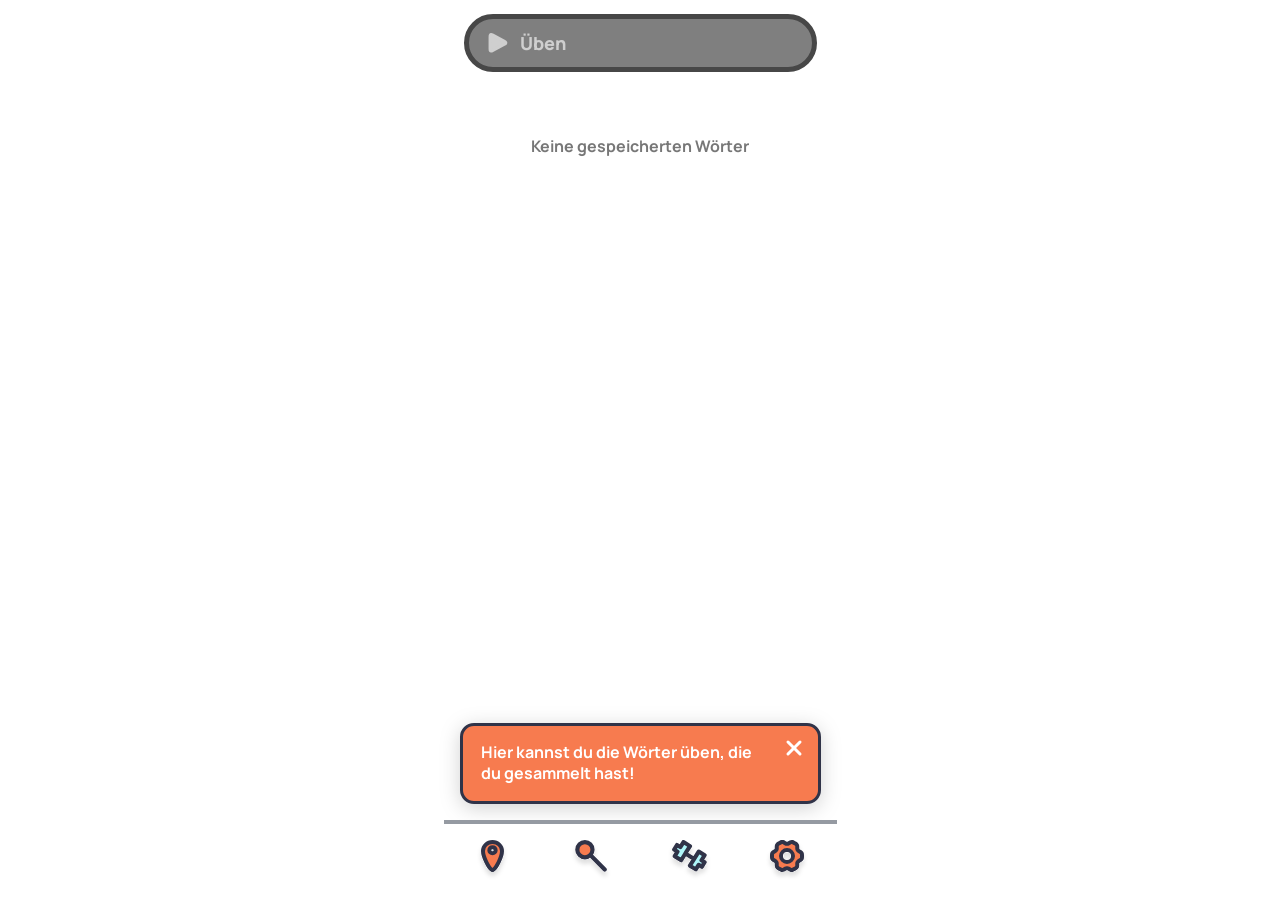
<file: marked.html>
<!DOCTYPE html>
<html lang="de">

<head>
  <link rel="preconnect" href="https://fonts.googleapis.com">
  <link rel="preconnect" href="https://fonts.gstatic.com" crossorigin>
  <link
    href="https://fonts.googleapis.com/css2?family=Manrope:wght@200..800&family=Pixelify+Sans:wght@400..700&display=swap"
    rel="stylesheet">
  <meta charset="UTF-8">
  <script>(function () { var t = localStorage.getItem('theme'); if (t) document.documentElement.setAttribute('data-theme', t); })();</script>
  <meta name="viewport" content="width=device-width, initial-scale=1.0, maximum-scale=1.0">
  <title>Gespeichert</title>
  <link rel="stylesheet" href="style.css">
  <style>
    * {
      box-sizing: border-box;
      margin: 0;
      padding: 0;
    }

    html,
    body {
      height: 100%;
      overflow-x: hidden;
    }

    body {
      font-family: "Manrope", sans-serif;
      font-weight: bold;
      background: var(--bg);
      display: flex;
      flex-direction: column;
      max-width: 393px;
      margin: 0 auto;
      width: 100%;
      height: 100dvh;
      color: var(--text);
      font-size: 24px;
      font-style: normal;
      line-height: normal;
    }

    .top-bar {
      background: var(--bg);
      height: 30px;
      flex-shrink: 0;
      position: sticky;
      top: 0;
      z-index: 100;
    }

    /* ── View system ── */
    .view {
      display: none;
      flex: 1;
      flex-direction: column;
      overflow: hidden;
    }

    .view.active {
      display: flex;
    }

    /* ── List view ── */
    .uben-container {
      padding: 14px 20px 0px;
      background: transparent;
      flex-shrink: 0;
    }

    .uben-btn {
      display: flex;
      align-items: center;
      width: 100%;
      background: var(--accent-light);
      border: solid var(--border-nav);
      border-width: 5px;
      padding: 12px 14px;
      gap: 12px;
      border-radius: 30px;
      cursor: pointer;
      -webkit-tap-highlight-color: transparent;
      filter: drop-shadow(0 4px 4px rgba(0, 0, 0, 0.12));
    }

    .uben-btn:active {
      filter: brightness(0.85);
    }

    /* Disabled state — no words to exercise with */
    .uben-btn.disabled {
      background: #7F7F7F;
      border-color: #474747;
      cursor: default;
      filter: none;
    }

    .uben-btn.disabled:active {
      filter: none;
    }

    .uben-label {
      font-family: "Manrope", sans-serif;
      font-size: calc(18px * var(--font-scale));
      font-weight: 800;
      color: var(--text)
    }

    .uben-btn.disabled .uben-label {
      color: #CFCFCF;
    }

    .uben-btn>svg {
      width: 20px;
      height: 20px;
      margin-left: 5px;
      fill: #FFE7DF;
      flex-shrink: 0;
    }

    .uben-btn.disabled>svg path {
      fill: #CFCFCF;
      stroke: #CFCFCF;
    }

    .word-list {
      flex: 1;
      overflow-y: auto;
      padding: 15px 20px 16px;
      display: flex;
      flex-direction: column;
      gap: 7px;
    }

    .word-entry {
      background: var(--bg-card);
      border: 4px solid var(--border);
      padding: 10px 7px 10px 14px;
      color: var(--text);
      border-radius: 20px;
      display: flex;
      align-items: center;
      justify-content: space-between;
      gap: 8px;
      box-shadow: 0 2px 4px rgba(0, 0, 0, 0.12);
    }

    .word-labels {
      flex: 1;
      min-width: 0;
      display: flex;
      flex-direction: column;
      gap: 2px;
    }

    .word-labels .entry-german {
      font-size: calc(18px * var(--font-scale));
      font-weight: 700;
      overflow: hidden;
      white-space: nowrap;
      text-overflow: ellipsis;
    }

    .word-labels .entry-dialect {
      font-size: calc(18px * var(--font-scale));
      font-weight: 700;
      overflow: hidden;
      white-space: nowrap;
      text-overflow: ellipsis;
    }

    .remove-btn {
      width: 36px;
      height: 36px;
      border: none;
      background: transparent;
      cursor: pointer;
      display: flex;
      align-items: center;
      justify-content: center;
      flex-shrink: 0;
      padding: 0;
      -webkit-tap-highlight-color: transparent;
    }

    .remove-btn svg {
      width: 30px;
      height: 30px;
      flex-shrink: 0;
    }

    .no-results {
      text-align: center;
      color: var(--text-muted);
      padding: 48px 20px;
      font-size: calc(16px * var(--font-scale));
    }

    .filter-row {
      display: flex;
      gap: 8px;
      padding: 10px 20px 0;
      flex-shrink: 0;
    }

    .filter-btn {
      border-width: 4px;
      border-style: solid;
      border-color: var(--border-nav);
      background: transparent;
      color: var(--text);
      font-family: "Manrope", sans-serif;
      font-size: 14px;
      font-weight: 700;
      padding: 10px 25px;
      cursor: pointer;
      border-radius: 20px;
      white-space: nowrap;
      -webkit-tap-highlight-color: transparent;
      filter: drop-shadow(0 4px 4px rgba(0, 0, 0, 0.12));
    }

    .filter-btn.active {
      background: var(--accent-light);
      border-color: var(--light);
      color: #fff;

    }

    /* ── Exercise view ── */
    .card-area {
      flex: 1;
      display: flex;
      align-items: center;
      justify-content: center;
      position: relative;
      margin-top: 40%;
    }

    .exercise-card,
    .card-shadow {
      position: absolute;
      width: 282px;
      height: 282px;
      background: var(--bg-card);
      border: 5px solid var(--border);
      border-radius: 40px;
    }

    .card-shadow-2 {
      transform: translateY(-34px) scale(0.88);
      z-index: 1;
    }

    .card-shadow-1 {
      transform: translateY(-17px) scale(0.94);
      z-index: 2;
    }

    .card-area {
      perspective: 1200px;
    }

    .exercise-card {
      z-index: 3;
      display: flex;
      align-items: center;
      justify-content: center;
      filter: drop-shadow(0 2px 4px rgba(0, 0, 0, 0.12));
      transform-style: preserve-3d;
      backface-visibility: hidden;
    }

    .exercise-card.slide-out {
      animation: cardSlideOut 0.55s ease-in forwards;
    }

    @keyframes cardSlideOut {
      0% {
        transform: translate(0, 0) rotate(0);
        opacity: 1;
      }

      22% {
        transform: translateY(-22px) scale(1.04);
        opacity: 1;
      }

      100% {
        transform: translateX(var(--dir)) rotate(var(--rot));
        opacity: 0;
      }
    }

    .card-word {
      font-size: 40px;
      font-weight: 800;
      color: var(--text);
      line-height: 1;
      text-align: center;
      padding: 0 24px;
    }

    .spoken-feedback {
      min-height: 24px;
      font-size: calc(18px * var(--font-scale));
      font-weight: 700;
      color: var(--text-muted);
      text-align: center;
      padding: 0 30px;
      flex-shrink: 0;
    }

    /* Centre the feedback + progress in the gap between cards and buttons */
    .progress-zone {
      flex: 1;
      display: flex;
      flex-direction: column;
      align-items: center;
      justify-content: center;
      gap: 6px;
    }

    .progress-text {
      font-size: calc(14px * var(--font-scale));
      font-weight: 500;
      color: var(--text);
      text-align: center;
      padding: 0 30px;
    }

    .action-buttons {
      display: flex;
      justify-content: space-around;
      padding: 0 40px 60px;
      flex-shrink: 0;
    }

    /* ── Typed-answer fallback (no speech support) ── */
    .type-controls {
      display: none;
      flex-direction: column;
      align-items: center;
      gap: 14px;
      padding: 0 30px 60px;
      flex-shrink: 0;
    }

    .type-form {
      display: flex;
      align-items: center;
      gap: 10px;
      width: 100%;
      max-width: 320px;
    }

    .type-input {
      flex: 1;
      min-width: 0;
      font-family: "Manrope", sans-serif;
      font-size: calc(18px * var(--font-scale));
      font-weight: 700;
      color: var(--text);
      background: var(--bg-card);
      border: solid var(--border);
      border-width: 2px 2px 5px 2px;
      border-radius: 30px;
      padding: 13px 20px;
      outline: none;
    }

    .type-input::placeholder {
      color: var(--text-muted);
      font-weight: 600;
    }

    .check-btn {
      flex-shrink: 0;
      width: 54px;
      height: 54px;
      border-radius: 50%;
      border: solid var(--light);
      border-width: 2px 2px 5px 2px;
      background: var(--accent-light);
      color: #fff;
      font-size: 26px;
      font-weight: 800;
      cursor: pointer;
      -webkit-tap-highlight-color: transparent;
    }

    .check-btn:active {
      filter: brightness(0.9);
    }

    .skip-btn {
      background: none;
      border: none;
      color: var(--text-muted);
      font-family: "Manrope", sans-serif;
      font-size: 15px;
      font-weight: 700;
      cursor: pointer;
      text-decoration: underline;
      -webkit-tap-highlight-color: transparent;
    }

    /* ── Results view ── */
    .results-content {
      flex: 1;
      display: flex;
      flex-direction: column;
      justify-content: center;
      padding: 40px 40px;
    }

    .results-title-wrap {
      position: relative;
      align-self: flex-start;
      margin-bottom: 28px;
    }

    .results-title {
      font-size: 50px;
      font-weight: 800;
      color: var(--text);
      line-height: 1.1;
      display: flex;
      flex-wrap: wrap;
      justify-content: flex-start;
      gap: 0;
      letter-spacing: -0.01em;
      max-width: 300px;
    }

    .sparkle {
      position: absolute;
      pointer-events: none;
      opacity: 0;
      transform: scale(0);
      animation: sparkle-twinkle 1.6s ease-in-out infinite;
    }

    .sparkle svg {
      width: 100%;
      height: 100%;
      display: block;
    }

    .sparkle svg path {
      fill: var(--light);
      stroke: var(--border-nav);
      stroke-width: 3;
      stroke-linejoin: round;
    }

    @keyframes sparkle-twinkle {

      0%,
      100% {
        opacity: 0;
        transform: scale(0);
      }

      50% {
        opacity: 1;
        transform: scale(1);
      }
    }

    .results-title .letter {
      display: inline-block;
      animation: wave 0.6s ease-in-out;
    }

    @keyframes wave {

      0%,
      100% {
        transform: translateY(0);
      }

      50% {
        transform: translateY(-15px);
      }
    }

    .results-score {
      font-size: calc(26px * var(--font-scale));
      font-weight: 700;
      color: var(--text);
      margin-bottom: 10px;
    }

    .result-correct {
      color: var(--result-correct);
    }

    .result-wrong {
      color: var(--result-wrong);
    }

    .results-back {
      background: none;
      border: none;
      font-size: 50px;
      font-weight: 400;
      color: var(--text);
      margin-top: 32px;
      cursor: pointer;
      text-align: left;
      -webkit-tap-highlight-color: transparent;
    }

    /* ── Bottom nav ── */
    .bottom-nav {
      background: var(--bg);
      height: 80px;
      display: flex;
      align-items: center;
      justify-content: space-around;
      flex-shrink: 0;
      position: sticky;
      bottom: 0;
      border-top: 4px solid var(--border);
      z-index: 100;
    }

    .nav-btn {
      width: 52px;
      height: 52px;
      border: none;
      background: transparent;
      cursor: pointer;
      display: flex;
      align-items: center;
      justify-content: center;
      border-radius: 50%;
      margin-bottom: 5px;
    }
  </style>
</head>

<body>
    <div class="hint-box" id="hintList">Hier kannst du die Wörter üben, die du gesammelt hast!<button class="hint-close"
        aria-label="Schliessen"></button></div>

  <!-- View 1: Saved word list -->
  <div class="view active" id="listView">
    <div class="uben-container">
      <button class="uben-btn" id="ubenBtn" onclick="startUeben()">
        <svg width="17" height="18" viewBox="0 0 17 18" fill="none" xmlns="http://www.w3.org/2000/svg">
          <path
            d="M1.5 14.1637V3.49706C1.5 2.6175 1.5 2.17722 1.68509 1.91698C1.84664 1.68985 2.09564 1.54072 2.37207 1.50507C2.68868 1.46423 3.07701 1.67133 3.85254 2.08495L13.8525 7.41829L13.8562 7.4199C14.7132 7.87699 15.142 8.10565 15.2826 8.41041C15.4053 8.67627 15.4053 8.98316 15.2826 9.24901C15.1418 9.5542 14.712 9.78379 13.8525 10.2422L3.85254 15.5755C3.07645 15.9894 2.6888 16.1957 2.37207 16.1549C2.09564 16.1192 1.84664 15.9701 1.68509 15.743C1.5 15.4828 1.5 15.0433 1.5 14.1637Z"
            fill="#F77B4F" stroke="#303348" stroke-width="3" stroke-linecap="round" stroke-linejoin="round" />
        </svg>
        <span class="uben-label">Üben</span>
      </button>
    </div>
    <div class="word-list" id="wordList"></div>

  </div>

  <!-- View 2: Card exercise -->
  <div class="view" id="exerciseView">
    <div class="hint-box hint-top" id="hintExercise">Psst! Drücke auf die Karte, um den Hinweis zu erhalten!<button class="hint-close"
        aria-label="Schliessen"></button></div>
    <div class="card-area">
      <div class="card-shadow card-shadow-2" id="cardShadow2"></div>
      <div class="card-shadow card-shadow-1" id="cardShadow1"></div>
      <div class="exercise-card" id="exerciseCard" onclick="peekDialect()">
        <span class="card-word" id="cardWord"></span>
      </div>
    </div>
    <div class="progress-zone">
      <div class="spoken-feedback" id="spokenFeedback"></div>
      <div class="progress-text" id="progressText"></div>
    </div>
    <div class="action-buttons" id="voiceControls">
      <button class="voice-btn" id="micBtn" onclick="startVoice()" aria-label="Sprechen"></button>
      <button class="wrong-btn" onclick="handleWrong()" aria-label="Falsch"></button>
    </div>

    <!-- Fallback for devices without speech recognition (e.g. iOS Safari) -->
    <div class="type-controls" id="typeControls">
      <form class="type-form" id="typeForm" onsubmit="submitTyped(event)">
        <input class="type-input" id="typeInput" type="text" inputmode="text" autocomplete="off" autocapitalize="off"
          autocorrect="off" spellcheck="false" placeholder="Auf Baseldeutsch…">
        <button type="submit" class="check-btn" aria-label="Prüfen">✓</button>
      </form>
      <button type="button" class="skip-btn" onclick="handleWrong()">Weiss ich nicht</button>
    </div>
  </div>

  <!-- View 3: Results -->
  <div class="view" id="resultsView">
    <div class="results-content">
      <div class="results-title-wrap" id="resultsTitleWrap">
        <div class="results-title" id="resultsTitle"></div>
      </div>
      <div class="results-score">Richtig: <span class="result-correct" id="resultCorrect">0</span></div>
      <div class="results-score">Falsch: <span class="result-wrong" id="resultWrong">0</span></div>
      <button class="spec-btn" onclick="backToList()"> Weiter</button>
    </div>
  </div>

  <nav class="bottom-nav">
    <button class="nav-btn" onclick="navigateTo('index.html')" aria-label="Home"><svg class="nav-icon"
        viewBox="0 0 31 40" fill="none" xmlns="http://www.w3.org/2000/svg">
        <g filter="url(#filter0_d_716_228)">
          <path fill-rule="evenodd" clip-rule="evenodd"
            d="M14.3101 29.4547C11.7604 27.4622 6 17.2513 6 10.9669C6 8.58868 7.0009 6.30826 8.7825 4.62658C10.5641 2.9449 12.9806 2 15.5002 2C18.0197 2 20.4359 2.94476 22.2176 4.62644C23.9992 6.30812 25 8.58925 25 10.9675C25 17.2519 19.2399 27.4624 16.6902 29.4549C16.3239 29.7411 16.1406 29.884 15.8678 29.9573C15.6558 30.0142 15.3439 30.0142 15.1319 29.9573C14.8596 29.8841 14.675 29.7398 14.3101 29.4547ZM12.3473 10.1685C12.3473 11.8185 13.7585 13.156 15.4994 13.156C17.2402 13.156 18.6515 11.8185 18.6515 10.1685C18.6515 8.5186 17.2402 7.18106 15.4994 7.18106C13.7585 7.18106 12.3473 8.5186 12.3473 10.1685Z"
            fill="#F77B4F" />
          <path fill-rule="evenodd" clip-rule="evenodd"
            d="M14.3101 29.4547C11.7604 27.4622 6 17.2513 6 10.9669C6 8.58868 7.0009 6.30826 8.7825 4.62658C10.5641 2.9449 12.9806 2 15.5002 2C18.0197 2 20.4359 2.94476 22.2176 4.62644C23.9992 6.30812 25 8.58925 25 10.9675C25 17.2519 19.2399 27.4624 16.6902 29.4549C16.3239 29.7411 16.1406 29.884 15.8678 29.9573C15.6558 30.0142 15.3439 30.0142 15.1319 29.9573C14.8596 29.8841 14.675 29.7398 14.3101 29.4547ZM12.3473 10.1685C12.3473 11.8185 13.7585 13.156 15.4994 13.156C17.2402 13.156 18.6515 11.8185 18.6515 10.1685C18.6515 8.5186 17.2402 7.18106 15.4994 7.18106C13.7585 7.18106 12.3473 8.5186 12.3473 10.1685Z"
            stroke="#303348" stroke-width="4" stroke-linecap="round" stroke-linejoin="round" />
        </g>
        <defs>
          <filter id="filter0_d_716_228" x="0" y="0" width="31" height="40" filterUnits="userSpaceOnUse"
            color-interpolation-filters="sRGB">
            <feFlood flood-opacity="0" result="BackgroundImageFix" />
            <feColorMatrix in="SourceAlpha" type="matrix" values="0 0 0 0 0 0 0 0 0 0 0 0 0 0 0 0 0 0 127 0"
              result="hardAlpha" />
            <feOffset dy="4" />
            <feGaussianBlur stdDeviation="2" />
            <feComposite in2="hardAlpha" operator="out" />
            <feColorMatrix type="matrix" values="0 0 0 0 0 0 0 0 0 0 0 0 0 0 0 0 0 0 0.12 0" />
            <feBlend mode="normal" in2="BackgroundImageFix" result="effect1_dropShadow_716_228" />
            <feBlend mode="normal" in="SourceGraphic" in2="effect1_dropShadow_716_228" result="shape" />
          </filter>
        </defs>
      </svg></button>
    <button class="nav-btn" onclick="navigateTo('lexikon.html')" aria-label="Suche"><svg class="nav-icon"
        viewBox="0 0 38 38" fill="none" xmlns="http://www.w3.org/2000/svg">
        <g filter="url(#filter0_d_716_301)">
          <path
            d="M6 9.22222C6 13.2109 9.2335 16.4444 13.2222 16.4444C17.2109 16.4444 20.4444 13.2109 20.4444 9.22222C20.4444 5.2335 17.2109 2 13.2222 2C9.2335 2 6 5.2335 6 9.22222Z"
            fill="#F77B4F" />
          <path
            d="M18.3799 14.2778L32 28M13.2222 16.4444C9.2335 16.4444 6 13.2109 6 9.22222C6 5.2335 9.2335 2 13.2222 2C17.2109 2 20.4444 5.2335 20.4444 9.22222C20.4444 13.2109 17.2109 16.4444 13.2222 16.4444Z"
            stroke="#303348" stroke-width="4" stroke-linecap="round" stroke-linejoin="round" />
        </g>
        <defs>
          <filter id="filter0_d_716_301" x="0" y="0" width="38" height="38" filterUnits="userSpaceOnUse"
            color-interpolation-filters="sRGB">
            <feFlood flood-opacity="0" result="BackgroundImageFix" />
            <feColorMatrix in="SourceAlpha" type="matrix" values="0 0 0 0 0 0 0 0 0 0 0 0 0 0 0 0 0 0 127 0"
              result="hardAlpha" />
            <feOffset dy="4" />
            <feGaussianBlur stdDeviation="2" />
            <feComposite in2="hardAlpha" operator="out" />
            <feColorMatrix type="matrix" values="0 0 0 0 0 0 0 0 0 0 0 0 0 0 0 0 0 0 0.12 0" />
            <feBlend mode="normal" in2="BackgroundImageFix" result="effect1_dropShadow_716_301" />
            <feBlend mode="normal" in="SourceGraphic" in2="effect1_dropShadow_716_301" result="shape" />
          </filter>
        </defs>
      </svg></button>
    <button class="nav-btn active" onclick="navigateTo('marked.html')" aria-label="Gespeichert"><svg class="nav-icon"
        viewBox="0 0 42 39" fill="none" xmlns="http://www.w3.org/2000/svg">
        <g filter="url(#filter0_d_716_300)">
          <path
            d="M25.519 18.435L16.9502 13.1288L12.8791 19.7397L6.51992 15.7722L9.27376 11.3583L5.9978 9.31443L8.75164 4.90056L12.0276 6.94445L15.1119 2.00093L21.4711 5.96848L16.9502 13.1288L25.519 18.435L29.9501 11.2586L35.7312 14.8654L32.6469 19.809L35.7301 21.7326L32.9763 26.1465L29.893 24.2228L27.1392 28.6367L21.3581 25.0298L25.519 18.435Z"
            fill="#F77B4F" />
          <path
            d="M16.9502 13.1288L25.519 18.435M16.9502 13.1288L12.8791 19.7397L6.51992 15.7722L9.27376 11.3583L5.9978 9.31443L8.75164 4.90056L12.0276 6.94445L15.1119 2.00093L21.4711 5.96848L16.9502 13.1288ZM25.519 18.435L29.9501 11.2586L35.7312 14.8654L32.6469 19.809L35.7301 21.7326L32.9763 26.1465L29.893 24.2228L27.1392 28.6367L21.3581 25.0298L25.519 18.435Z"
            stroke="#303348" stroke-width="4" stroke-linejoin="round" />
        </g>
        <defs>
          <filter id="filter0_d_716_300" x="0" y="0" width="41.7344" height="38.6367" filterUnits="userSpaceOnUse"
            color-interpolation-filters="sRGB">
            <feFlood flood-opacity="0" result="BackgroundImageFix" />
            <feColorMatrix in="SourceAlpha" type="matrix" values="0 0 0 0 0 0 0 0 0 0 0 0 0 0 0 0 0 0 127 0"
              result="hardAlpha" />
            <feOffset dy="4" />
            <feGaussianBlur stdDeviation="2" />
            <feComposite in2="hardAlpha" operator="out" />
            <feColorMatrix type="matrix" values="0 0 0 0 0 0 0 0 0 0 0 0 0 0 0 0 0 0 0.12 0" />
            <feBlend mode="normal" in2="BackgroundImageFix" result="effect1_dropShadow_716_300" />
            <feBlend mode="normal" in="SourceGraphic" in2="effect1_dropShadow_716_300" result="shape" />
          </filter>
        </defs>
      </svg></button>
    <button class="nav-btn" onclick="navigateTo('settings.html')" aria-label="Einstellungen"><svg class="nav-icon"
        viewBox="0 0 42 40" fill="none" xmlns="http://www.w3.org/2000/svg">
        <g filter="url(#filter0_d_716_302)">
          <path fill-rule="evenodd" clip-rule="evenodd"
            d="M32.9802 11.1282L33.5298 11.4307L33.5324 11.432C34.4265 11.9242 34.8739 12.1705 35.2 12.5206C35.4889 12.8306 35.7079 13.1984 35.8422 13.5986C35.9939 14.0509 35.9952 14.5578 35.9975 15.5723L35.9995 16.425C36.0018 17.4344 36.003 17.9421 35.8524 18.3949C35.7185 18.7978 35.4994 19.1672 35.2089 19.4791C34.8805 19.8317 34.4284 20.0797 33.5257 20.5747L32.9832 20.8723L32.9803 20.8736C32.8979 20.9188 32.8564 20.9415 32.8161 20.9653C32.4037 21.2087 32.0564 21.5465 31.8032 21.9502C31.7782 21.9902 31.7532 22.0314 31.7049 22.1141C31.6568 22.1965 31.6325 22.2382 31.6101 22.2796C31.3833 22.6981 31.2614 23.1649 31.2543 23.6397C31.2536 23.6867 31.2538 23.7342 31.2554 23.8297L31.2665 24.4823C31.2836 25.483 31.2921 25.9871 31.1499 26.4393C31.0232 26.8422 30.8112 27.2136 30.528 27.5291C30.2087 27.8848 29.7661 28.139 28.8834 28.646L28.1406 29.0726C27.251 29.5836 26.805 29.8397 26.3316 29.9375C25.9123 30.0242 25.4793 30.0204 25.0613 29.9276C24.5887 29.8227 24.1469 29.5604 23.2625 29.035L22.6981 28.6997C22.6333 28.6612 22.5965 28.6393 22.5597 28.619C22.1414 28.3882 21.6729 28.2601 21.1943 28.2449C21.1461 28.2434 21.0972 28.2434 20.9991 28.2434C20.9012 28.2434 20.8522 28.2434 20.8041 28.2449C20.3266 28.2601 19.8609 28.3877 19.4433 28.6175C19.4012 28.6407 19.3587 28.6656 19.2747 28.7154L18.7437 29.03C17.863 29.5519 17.4221 29.8132 16.9515 29.9177C16.5352 30.0102 16.1038 30.0135 15.6859 29.9279C15.2136 29.8312 14.769 29.5778 13.8794 29.0704L13.1385 28.648C12.2464 28.1392 11.8001 27.8847 11.4782 27.5277C11.1934 27.2118 10.9804 26.8397 10.8529 26.4357C10.7088 25.9789 10.7164 25.4689 10.7338 24.4501L10.7441 23.8449C10.7459 23.7425 10.7466 23.6915 10.7457 23.6412C10.7377 23.1749 10.6199 22.7167 10.3998 22.3043C10.3809 22.269 10.3604 22.2336 10.327 22.1761L10.2983 22.1264C10.2462 22.0364 10.2202 21.9914 10.193 21.9481C9.94201 21.5467 9.59776 21.21 9.18913 20.9665C9.15271 20.9448 9.11499 20.9241 9.05149 20.8892L9.00744 20.865L8.46972 20.5689C7.57386 20.0757 7.1271 19.8295 6.80061 19.4791C6.51176 19.1691 6.29393 18.8013 6.15968 18.4011C6.00793 17.9488 6.00474 17.4419 6.00241 16.4274L6.00049 15.5926C5.99815 14.5713 5.99802 14.0606 6.14943 13.6051C6.28338 13.2022 6.50281 12.8322 6.79328 12.5204C7.12163 12.1678 7.57288 11.9201 8.47558 11.425L9.01814 11.1275L9.06018 11.1044C9.1181 11.0727 9.15298 11.0536 9.18638 11.0339C9.59875 10.7906 9.94572 10.453 10.1989 10.0493C10.2182 10.0186 10.2364 9.9872 10.2658 9.93675L10.2956 9.8855C10.3439 9.80282 10.368 9.76143 10.3905 9.72005C10.6172 9.30154 10.7411 8.83503 10.7482 8.36021C10.7486 8.33302 10.7479 8.30567 10.7468 8.26892C10.7461 8.24222 10.7452 8.21047 10.7445 8.1703L10.7338 7.53968C10.7165 6.52434 10.7089 6.01639 10.8521 5.56089C10.9788 5.15792 11.1906 4.78635 11.4738 4.47085C11.793 4.11531 12.2351 3.86137 13.1172 3.35473L13.1253 3.34982L13.8571 2.92952L13.8611 2.92778C14.7512 2.41653 15.1963 2.1609 15.6698 2.06303C16.0891 1.97634 16.5218 1.97891 16.9398 2.07173C17.4123 2.17664 17.8551 2.4397 18.7393 2.96505L19.2737 3.2825L19.3184 3.30908C19.3741 3.34226 19.4077 3.36229 19.4416 3.381C19.8599 3.61171 20.327 3.73944 20.8056 3.75468C20.8536 3.75621 20.9046 3.75621 21.0019 3.75621C21.0998 3.75621 21.1488 3.75621 21.1969 3.75468C21.6745 3.73951 22.1406 3.61247 22.5582 3.38271C22.6003 3.35956 22.6428 3.33448 22.7267 3.28473L23.2577 2.97012L23.2627 2.96776C24.1409 2.44735 24.5803 2.18699 25.0502 2.0826C25.4665 1.99011 25.8977 1.98615 26.3155 2.07173C26.7878 2.16846 27.2328 2.42221 28.1224 2.92952L28.8634 3.35209C29.7555 3.86082 30.201 4.1155 30.523 4.4725C30.8077 4.78832 31.021 5.16047 31.1485 5.56452C31.292 6.0194 31.2834 6.52626 31.2662 7.53684L31.2554 8.16835C31.2538 8.26512 31.2536 8.31379 31.2544 8.36142C31.2617 8.83528 31.384 9.30083 31.6101 9.71859C31.6328 9.76055 31.6575 9.80293 31.7063 9.88657L31.7411 9.9464C31.7683 9.99312 31.786 10.0237 31.8045 10.0531C32.0565 10.4546 32.4019 10.7903 32.8117 11.0332C32.8529 11.0576 32.8949 11.0812 32.9802 11.1282ZM14.9981 16.0001C14.9981 19.2807 17.6855 21.9401 21.0005 21.9401C24.3155 21.9401 27.0028 19.2807 27.0028 16.0001C27.0028 12.7195 24.3155 10.0601 21.0005 10.0601C17.6855 10.0601 14.9981 12.7195 14.9981 16.0001Z"
            fill="#F77B4F" />
          <path
            d="M10.327 22.1761C10.3184 22.1612 10.3088 22.1447 10.2983 22.1264C10.2462 22.0364 10.2202 21.9914 10.193 21.9481C9.94201 21.5467 9.59776 21.21 9.18913 20.9665C9.15271 20.9448 9.11499 20.9241 9.05149 20.8892C9.03804 20.8818 9.02343 20.8738 9.00744 20.865L8.46972 20.5689C7.57386 20.0757 7.1271 19.8295 6.80061 19.4791C6.51176 19.1691 6.29393 18.8013 6.15968 18.4011C6.00793 17.9488 6.00474 17.4419 6.00241 16.4274L6.00049 15.5926C5.99815 14.5713 5.99802 14.0606 6.14943 13.6051C6.28338 13.2022 6.50281 12.8322 6.79328 12.5204C7.12163 12.1678 7.57288 11.9201 8.47558 11.425L9.01814 11.1275C9.03343 11.1191 9.04737 11.1114 9.06018 11.1044C9.1181 11.0727 9.15298 11.0536 9.18638 11.0339C9.59875 10.7906 9.94572 10.453 10.1989 10.0493C10.2182 10.0186 10.2364 9.9872 10.2658 9.93675C10.2746 9.92156 10.2844 9.90464 10.2956 9.8855C10.3439 9.80282 10.368 9.76143 10.3905 9.72005C10.6172 9.30154 10.7411 8.83503 10.7482 8.36021C10.7486 8.33302 10.7479 8.30567 10.7468 8.26892C10.7461 8.24222 10.7452 8.21047 10.7445 8.1703L10.7338 7.53968C10.7165 6.52434 10.7089 6.01639 10.8521 5.56089C10.9788 5.15792 11.1906 4.78635 11.4738 4.47085C11.793 4.11531 12.2351 3.86137 13.1172 3.35473L13.1253 3.34982L13.8571 2.92952L13.8611 2.92778C14.7512 2.41653 15.1963 2.1609 15.6698 2.06303C16.0891 1.97634 16.5218 1.97891 16.9398 2.07173C17.4123 2.17664 17.8551 2.4397 18.7393 2.96505L19.2737 3.2825C19.2901 3.29224 19.3049 3.30105 19.3184 3.30908M9.00744 20.865L9.05149 20.8892M9.01814 11.1275L9.06018 11.1044M19.2737 3.2825L19.3184 3.30908M31.7063 9.88657C31.6575 9.80293 31.6328 9.76055 31.6101 9.71859C31.384 9.30083 31.2617 8.83528 31.2544 8.36142C31.2536 8.31379 31.2538 8.26512 31.2554 8.16835L31.2662 7.53684C31.2834 6.52626 31.292 6.0194 31.1485 5.56452C31.021 5.16047 30.8077 4.78832 30.523 4.4725C30.201 4.1155 29.7555 3.86082 28.8634 3.35209L28.1224 2.92952C27.2328 2.42221 26.7878 2.16846 26.3155 2.07173C25.8977 1.98615 25.4665 1.99011 25.0502 2.0826C24.5803 2.18699 24.1409 2.44735 23.2627 2.96776L23.2577 2.97012L22.7267 3.28473C22.6428 3.33448 22.6003 3.35956 22.5582 3.38271C22.1406 3.61247 21.6745 3.73951 21.1969 3.75468C21.1488 3.75621 21.0998 3.75621 21.0019 3.75621C20.9046 3.75621 20.8536 3.75621 20.8056 3.75468C20.327 3.73944 19.8599 3.61171 19.4416 3.381C19.4077 3.36229 19.3741 3.34226 19.3184 3.30908M31.7063 9.88657L31.7411 9.9464M10.327 22.1761C10.3604 22.2336 10.3809 22.269 10.3998 22.3043C10.6199 22.7167 10.7377 23.1749 10.7457 23.6412C10.7466 23.6915 10.7459 23.7425 10.7441 23.8449L10.7338 24.4501C10.7164 25.4689 10.7088 25.9789 10.8529 26.4357C10.9804 26.8397 11.1934 27.2118 11.4782 27.5277C11.8001 27.8847 12.2464 28.1392 13.1385 28.648L13.8794 29.0704C14.769 29.5778 15.2136 29.8312 15.6859 29.9279C16.1038 30.0135 16.5352 30.0102 16.9515 29.9177C17.4221 29.8132 17.863 29.5519 18.7437 29.03L19.2747 28.7154C19.3587 28.6656 19.4012 28.6407 19.4433 28.6175C19.8609 28.3877 20.3266 28.2601 20.8041 28.2449C20.8522 28.2434 20.9012 28.2434 20.9991 28.2434C21.0972 28.2434 21.1461 28.2434 21.1943 28.2449C21.6729 28.2601 22.1414 28.3882 22.5597 28.619C22.5965 28.6393 22.6333 28.6612 22.6981 28.6997L23.2625 29.035C24.1469 29.5604 24.5887 29.8227 25.0613 29.9276C25.4793 30.0204 25.9123 30.0242 26.3316 29.9375C26.805 29.8397 27.251 29.5836 28.1406 29.0726L28.8834 28.646C29.7661 28.139 30.2087 27.8848 30.528 27.5291C30.8112 27.2136 31.0232 26.8422 31.1499 26.4393C31.2921 25.9871 31.2836 25.483 31.2665 24.4823L31.2554 23.8297C31.2538 23.7342 31.2536 23.6867 31.2543 23.6397C31.2614 23.1649 31.3833 22.6981 31.6101 22.2796C31.6325 22.2382 31.6568 22.1965 31.7049 22.1141C31.7532 22.0314 31.7782 21.9902 31.8032 21.9502C32.0564 21.5465 32.4037 21.2087 32.8161 20.9653C32.8564 20.9415 32.8979 20.9188 32.9803 20.8736L32.9832 20.8723L33.5257 20.5747C34.4284 20.0797 34.8805 19.8317 35.2089 19.4791C35.4994 19.1672 35.7185 18.7978 35.8524 18.3949C36.003 17.9421 36.0018 17.4344 35.9995 16.425L35.9975 15.5723C35.9952 14.5578 35.9939 14.0509 35.8422 13.5986C35.7079 13.1984 35.4889 12.8306 35.2 12.5206C34.8739 12.1705 34.4265 11.9242 33.5324 11.432L33.5298 11.4307L32.9802 11.1282C32.8949 11.0812 32.8529 11.0576 32.8117 11.0332C32.4019 10.7903 32.0565 10.4546 31.8045 10.0531C31.786 10.0237 31.7683 9.99312 31.7411 9.9464C31.731 9.92898 31.7196 9.9093 31.7063 9.88657M10.2956 9.8855L10.2658 9.93675M10.2983 22.1264L10.327 22.1761M21.0005 21.9401C17.6855 21.9401 14.9981 19.2807 14.9981 16.0001C14.9981 12.7195 17.6855 10.0601 21.0005 10.0601C24.3155 10.0601 27.0028 12.7195 27.0028 16.0001C27.0028 19.2807 24.3155 21.9401 21.0005 21.9401Z"
            stroke="#303348" stroke-width="4" stroke-linecap="round" stroke-linejoin="round" />
        </g>
        <defs>
          <filter id="filter0_d_716_302" x="0" y="0" width="42" height="40" filterUnits="userSpaceOnUse"
            color-interpolation-filters="sRGB">
            <feFlood flood-opacity="0" result="BackgroundImageFix" />
            <feColorMatrix in="SourceAlpha" type="matrix" values="0 0 0 0 0 0 0 0 0 0 0 0 0 0 0 0 0 0 127 0"
              result="hardAlpha" />
            <feOffset dy="4" />
            <feGaussianBlur stdDeviation="2" />
            <feComposite in2="hardAlpha" operator="out" />
            <feColorMatrix type="matrix" values="0 0 0 0 0 0 0 0 0 0 0 0 0 0 0 0 0 0 0.12 0" />
            <feBlend mode="normal" in2="BackgroundImageFix" result="effect1_dropShadow_716_302" />
            <feBlend mode="normal" in="SourceGraphic" in2="effect1_dropShadow_716_302" result="shape" />
          </filter>
        </defs>
      </svg></button>
  </nav>

  <script src="script.js"></script>
  <script>
    // ── State ──
    let exerciseWords = [];
    let currentIndex = 0;
    let correctCount = 0;
    let wrongCount = 0;
    let isListening = false;
    let animating = false;
    let recognition = null;

    // ── Speech Recognition setup ──
    const SpeechRecognitionAPI = window.SpeechRecognition || window.webkitSpeechRecognition;
    if (!SpeechRecognitionAPI) {
      // No speech recognition at all → use the typed-answer fallback
      document.getElementById('voiceControls').style.display = 'none';
      document.getElementById('typeControls').style.display = 'flex';
    }

    let recogTimer = null;   // safety auto-stop, in case end-of-speech is never detected

    function buildRecognition() {
      const rec = new SpeechRecognitionAPI();
      rec.lang = 'de-DE';   // standard German — de-CH has no model on iOS Safari
      rec.continuous = false;     // iOS Safari ignores continuous anyway
      rec.interimResults = false;
      rec.maxAlternatives = 5;

      rec.onresult = function (e) {
        clearTimeout(recogTimer);
        // Pick the alternative that best matches the expected word, else the first
        const guesses = [];
        for (let i = 0; i < e.results[0].length; i++) guesses.push(e.results[0][i].transcript.trim());
        const spoken = guesses.find(isCorrect) || guesses[0] || '';
        setListening(false);
        document.getElementById('spokenFeedback').textContent = '';
        checkAnswer(spoken);
      };
      rec.onerror = function (e) {
        clearTimeout(recogTimer);
        setListening(false);
        const fb = document.getElementById('spokenFeedback');
        if (e.error === 'aborted') return;   // user stopped / restarted — stay quiet
        if (e.error === 'no-speech') {
          fb.textContent = 'Nüt ghört – nomol versueche';
        } else if (e.error === 'not-allowed' || e.error === 'service-not-allowed') {
          fb.textContent = 'Mikrofon isch blockiert – i de Browser-Iistellige erlaube';
        } else if (e.error === 'audio-capture') {
          fb.textContent = 'Kei Mikrofon gfunde';
        } else {
          fb.textContent = 'Spracherkennig het nid klappt – nomol versueche';
        }
      };
      rec.onend = function () { clearTimeout(recogTimer); setListening(false); };
      return rec;
    }

    function submitTyped(e) {
      e.preventDefault();
      if (animating) return;
      const input = document.getElementById('typeInput');
      const val = input.value.trim();
      if (!val) return;
      input.value = '';
      document.getElementById('spokenFeedback').textContent = '';
      checkAnswer(val);
    }

    function setListening(val) {
      isListening = val;
      const btn = document.getElementById('micBtn');
      if (val) startVoiceViz(btn, true);   // noMic: don't fight SpeechRecognition for the mic
      else stopVoiceViz(btn);
    }

    buildVoiceBars(document.getElementById('micBtn'));

    function startVoice() {
      if (animating) return;
      const fb = document.getElementById('spokenFeedback');
      // Mic needs a secure (HTTPS) origin on every browser, iOS Safari included
      if (!window.isSecureContext) {
        fb.textContent = 'Mikrofon bruucht HTTPS – App über https:// öffne';
        return;
      }
      if (!SpeechRecognitionAPI) {
        fb.textContent = 'Dä Browser cha kei Spraach erkenne – tipp s Wort';
        return;
      }
      if (isListening) {
        clearTimeout(recogTimer);
        try { recognition.stop(); } catch (_) {}
        return;
      }
      fb.textContent = '';
      // Fresh instance each attempt — iOS Safari won't reliably restart a used one
      recognition = buildRecognition();
      setListening(true);
      try {
        recognition.start();
        fb.textContent = 'Uufnahme…';
        // If the engine never detects the end of speech, force it to finalise
        clearTimeout(recogTimer);
        recogTimer = setTimeout(function () {
          try { recognition.stop(); } catch (_) {}
        }, 4000);
      } catch (e) {
        setListening(false);
        fb.textContent = 'Het nid gstartet – nomol versueche';
      }
    }

    // ── Answer matching ──
    function normalize(str) {
      return str.toLowerCase()
        .replace(/ä/g, 'ae').replace(/ö/g, 'oe').replace(/ü/g, 'ue')
        .replace(/[^a-z]/g, '');
    }

    function levenshtein(a, b) {
      const m = a.length, n = b.length;
      if (!m) return n;
      if (!n) return m;
      const dp = Array.from({ length: m + 1 }, (_, i) => [i]);
      for (let j = 0; j <= n; j++) dp[0][j] = j;
      for (let i = 1; i <= m; i++)
        for (let j = 1; j <= n; j++)
          dp[i][j] = a[i - 1] === b[j - 1]
            ? dp[i - 1][j - 1]
            : 1 + Math.min(dp[i - 1][j], dp[i][j - 1], dp[i - 1][j - 1]);
      return dp[m][n];
    }

    // Kölner Phonetik: encodes a German word by how it SOUNDS, so the
    // recogniser's standard-German transcription can be matched against the
    // dialect spelling (e.g. "Tag" and "Daag" both code to "24").
    function koelner(str) {
      const s = str.toLowerCase()
        .replace(/ä/g, 'a').replace(/ö/g, 'o').replace(/ü/g, 'u').replace(/ß/g, 'ss')
        .replace(/[^a-z]/g, '');
      if (!s) return '';
      let codes = '';
      for (let i = 0; i < s.length; i++) {
        const c = s[i], prev = s[i - 1], next = s[i + 1] || '';
        let code = '';
        switch (c) {
          case 'a': case 'e': case 'i': case 'j': case 'o': case 'u': case 'y': code = '0'; break;
          case 'h': code = ''; break;
          case 'b': code = '1'; break;
          case 'p': code = (next === 'h') ? '3' : '1'; break;
          case 'd': case 't': code = ('csz'.indexOf(next) >= 0) ? '8' : '2'; break;
          case 'f': case 'v': case 'w': code = '3'; break;
          case 'g': case 'k': case 'q': code = '4'; break;
          case 'c':
            if (i === 0) code = ('ahkloqrux'.indexOf(next) >= 0) ? '4' : '8';
            else if ('sz'.indexOf(prev) >= 0) code = '8';
            else code = ('ahkoqux'.indexOf(next) >= 0) ? '4' : '8';
            break;
          case 'x': code = ('ckq'.indexOf(prev) >= 0) ? '8' : '48'; break;
          case 'l': code = '5'; break;
          case 'm': case 'n': code = '6'; break;
          case 'r': code = '7'; break;
          case 's': case 'z': code = '8'; break;
        }
        codes += code;
      }
      // Collapse repeated digits, then drop all '0' except a leading one
      let dedup = '';
      for (let k = 0; k < codes.length; k++) if (codes[k] !== codes[k - 1]) dedup += codes[k];
      let out = dedup[0] === '0' ? '0' : '';
      for (let m = 0; m < dedup.length; m++) if (dedup[m] !== '0') out += dedup[m];
      return out;
    }

    function isCorrect(spoken) {
      const entry = exerciseWords[currentIndex];
      if (!entry) return false;
      const ns = normalize(spoken);
      if (!ns) return false;
      const ks = koelner(spoken);
      return entry.baseldeutsch.some(function (w) {
        const nw = normalize(w);
        if (ns === nw) return true;
        if (ns.includes(nw) || nw.includes(ns)) return true;
        // Sounds the same (or almost): the most reliable test for dialect words
        const kw = koelner(w);
        if (ks && kw && (ks === kw || levenshtein(ks, kw) <= 1)) return true;
        // Lenient spelling distance — accept up to ~45% of the longer word
        const tol = Math.max(2, Math.ceil(Math.max(ns.length, nw.length) * 0.45));
        if (levenshtein(ns, nw) <= tol) return true;
        return false;
      });
    }

    function checkAnswer(spoken) {
      if (isCorrect(spoken)) handleCorrect();
      else handleWrong();
    }

    // ── Card flow ──
    function animateCard(direction) {
      if (animating) return;
      animating = true;
      if (isListening) recognition.stop();
      const card = document.getElementById('exerciseCard');
      const wordEl = document.getElementById('cardWord');
      const entry = exerciseWords[currentIndex];

      // Quick flip to reveal the dialect word, hold briefly, then slide away
      card.style.transition = 'transform 0.2s ease-in-out';
      card.style.transform = 'rotateY(90deg)';
      setTimeout(function () {
        if (entry) wordEl.textContent = entry.baseldeutsch[0];
        card.style.transform = 'rotateY(0deg)';
      }, 200);
      setTimeout(function () { slideAway(card, direction); }, 1000);
    }

    function slideAway(card, direction) {
      // Little wind-up hop, then slide off in the answer direction
      card.style.setProperty('--dir', direction === 'right' ? '160%' : '-160%');
      card.style.setProperty('--rot', direction === 'right' ? '12deg' : '-12deg');
      card.style.transition = 'none';
      card.style.transform = '';
      card.classList.add('slide-out');
      setTimeout(function () {
        currentIndex++;
        if (currentIndex >= exerciseWords.length) {
          showResults();
        } else {
          card.classList.remove('slide-out');
          card.style.transition = 'none';
          card.style.transform = '';
          card.style.opacity = '1';
          void card.offsetWidth;
          animating = false;
          showCard();
        }
      }, 560);
    }

    function handleCorrect() { correctCount++; animateCard('left'); }
    function handleWrong() { wrongCount++; animateCard('right'); }

    let peeking = false;

    function peekDialect() {
      if (animating || peeking) return;
      peeking = true;

      const card = document.getElementById('exerciseCard');
      const wordEl = document.getElementById('cardWord');
      const entry = exerciseWords[currentIndex];
      const original = entry.german;
      const dialect = entry.baseldeutsch[0];
      const half = 'transform 0.25s ease-in-out';

      // Flip to edge-on, swap to dialect, then flip back to reveal it
      card.style.transition = half;
      card.style.transform = 'rotateY(90deg)';
      setTimeout(function () {
        wordEl.textContent = dialect;
        card.style.transform = 'rotateY(0deg)';
      }, 250);

      // After 2s on screen, flip again to reveal the original word
      setTimeout(function () {
        card.style.transform = 'rotateY(90deg)';
        setTimeout(function () {
          wordEl.textContent = original;
          card.style.transform = 'rotateY(0deg)';
          setTimeout(function () {
            card.style.transition = '';
            card.style.transform = '';
            peeking = false;
          }, 250);
        }, 250);
      }, 2250);
    }

    function showCard() {
      const entry = exerciseWords[currentIndex];
      document.getElementById('cardWord').textContent = entry.german;
      document.getElementById('progressText').textContent =
        (currentIndex + 1) + ' / ' + exerciseWords.length;
      // First-ever exercise card: explain how to answer (shown once)
      if (currentIndex === 0 && !localStorage.getItem('ubenHintSeen')) {
        document.getElementById('spokenFeedback').textContent = 'Drücke auf die Aufnahmetaste und sprich es aus';
        localStorage.setItem('ubenHintSeen', '1');
      } else {
        document.getElementById('spokenFeedback').textContent = '';
      }
      // Show stacked cards only when more cards remain (none on the last card)
      const rem = exerciseWords.length - currentIndex;
      document.getElementById('cardShadow1').style.visibility = rem > 1 ? 'visible' : 'hidden';
      document.getElementById('cardShadow2').style.visibility = rem > 2 ? 'visible' : 'hidden';
    }

    function startUeben() {
      const words = getMarked();
      if (!words.length) return;
      exerciseWords = words.slice().sort(function () { return Math.random() - 0.5; });
      currentIndex = 0;
      correctCount = 0;
      wrongCount = 0;
      animating = false;
      peeking = false;
      const card = document.getElementById('exerciseCard');
      card.classList.remove('slide-out');
      card.style.transition = 'none';
      card.style.transform = '';
      card.style.opacity = '1';
      void card.offsetWidth;
      showView('exercise');
      showCard();
    }

    function animateTitle(title, animate) {
      const titleEl = document.getElementById('resultsTitle');
      let letterIndex = 0;
      titleEl.innerHTML = title.split('').map(function (char) {
        if (char === ' ') return '<div style="flex-basis: 100%; height: 0;"></div>';
        if (!animate) return '<span>' + esc(char) + '</span>';
        return '<span class="letter" style="animation-delay: ' + (letterIndex++ * 0.08) + 's">' + esc(char) + '</span>';
      }).join('');
    }

    function celebrate(on) {
      const wrap = document.getElementById('resultsTitleWrap');
      wrap.querySelectorAll('.sparkle').forEach(function (s) { s.remove(); });
      if (!on) return;

      const star = '<svg viewBox="0 0 28 28"><path d="M14 1C15 9 19 13 27 14C19 15 15 19 14 27C13 19 9 15 1 14C9 13 13 9 14 1Z"/></svg>';
      const positions = [
        { top: '-20px', left: '-16px', size: 26, delay: 0 },
        { top: '30px', left: '-24px', size: 17, delay: 0.35 },
        { top: '-6px', left: '40px', size: 13, delay: 0.7 },
        { bottom: '2px', right: '-18px', size: 26, delay: 0.18 },
        { bottom: '40px', right: '-8px', size: 17, delay: 0.5 },
        { bottom: '-8px', right: '46px', size: 13, delay: 0.85 }
      ];
      positions.forEach(function (p) {
        const el = document.createElement('div');
        el.className = 'sparkle';
        el.style.width = p.size + 'px';
        el.style.height = p.size + 'px';
        if (p.top) el.style.top = p.top;
        if (p.left) el.style.left = p.left;
        if (p.bottom) el.style.bottom = p.bottom;
        if (p.right) el.style.right = p.right;
        el.style.animationDelay = p.delay + 's';
        el.innerHTML = star;
        wrap.appendChild(el);
      });
    }

    function showResults() {
      animating = false;
      const total = correctCount + wrongCount;
      const pct = total > 0 ? correctCount / total : 0;
      const title = pct >= 0.8 ? 'Gut gemacht!' : pct >= 0.4 ? 'Nicht schlecht' : 'Es geht besser';
      animateTitle(title, pct >= 0.4);
      celebrate(pct >= 0.8);
      document.getElementById('resultCorrect').textContent = correctCount;
      document.getElementById('resultWrong').textContent = wrongCount;
      showView('results');
    }

    function backToList() {
      showView('list');
      render();
    }

    function showView(name) {
      ['list', 'exercise', 'results'].forEach(function (v) {
        document.getElementById(v + 'View').classList.toggle('active', v === name);
      });
      // The bottom list hint is fixed-position, so hide it outside the list view.
      // On the list view, show it again unless it was permanently dismissed.
      const hintList = document.getElementById('hintList');
      if (name === 'list') {
        if (!localStorage.getItem('hintMarkedList')) hintList.classList.remove('dismissed');
      } else {
        hintList.classList.add('dismissed');
      }
    }

    // ── List / storage ──
    function esc(text) {
      return text.replace(/&/g, '&amp;').replace(/</g, '&lt;').replace(/>/g, '&gt;');
    }

    function getMarked() {
      return JSON.parse(localStorage.getItem('markedWords') || '[]');
    }

    function removeMarked(german) {
      const words = getMarked().filter(function (w) { return w.german !== german; });
      localStorage.setItem('markedWords', JSON.stringify(words));
      render();
    }

    function render() {
      const words = getMarked();
      const list = document.getElementById('wordList');
      // Grey out the Üben button when there is nothing to practise
      document.getElementById('ubenBtn').classList.toggle('disabled', !words.length);
      if (!words.length) {
        list.innerHTML = '<div class="no-results">Keine gespeicherten Wörter</div>';
        return;
      }
      list.innerHTML = words.map(function (w) {
        return '<div class="word-entry">'
          + '<div class="word-labels">'
          + '<span class="entry-german">' + esc(w.german) + '</span>'
          + '<span class="entry-dialect">' + esc(w.baseldeutsch[0]) + '</span>'
          + '</div>'
          + '<button class="remove-btn" onclick="removeMarked(\'' + w.german.replace(/'/g, "\\'") + '\')" aria-label="Entfernen">'
          + '<svg viewBox="0 0 24 24" fill="none" stroke="#C0392B" stroke-width="3.5" stroke-linecap="round"><path d="M6 6 L18 18 M18 6 L6 18"/></svg>'
          + '</button></div>';
      }).join('');
    }

    render();
    setupHint('hintList', 'hintMarkedList');
    setupHint('hintExercise', 'hintExercise');
  </script>

</body>

</html>
</file>
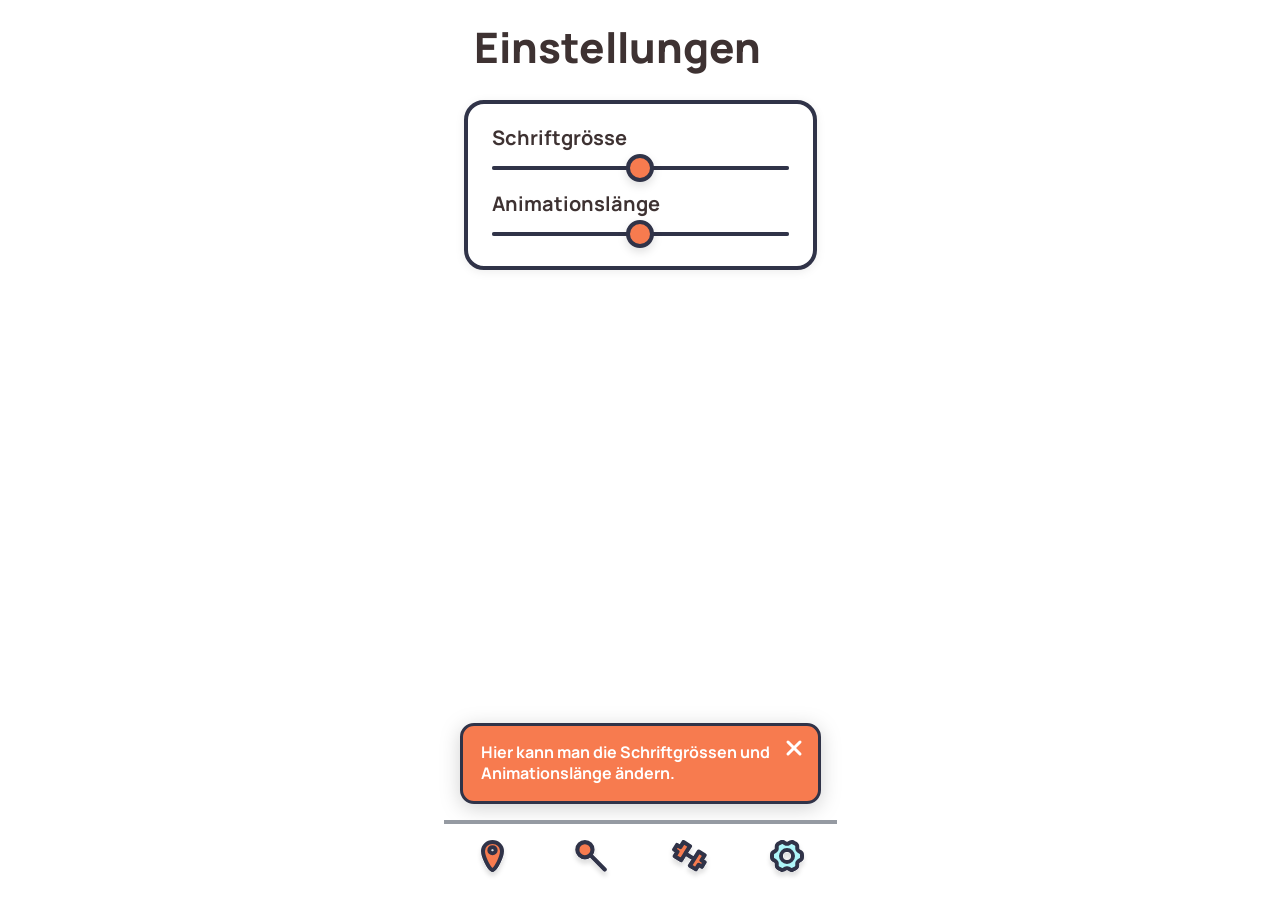
<file: settings.html>
<!DOCTYPE html>
<html lang="de">

<head>
  <link rel="preconnect" href="https://fonts.googleapis.com">
  <link rel="preconnect" href="https://fonts.gstatic.com" crossorigin>
  <link
    href="https://fonts.googleapis.com/css2?family=Manrope:wght@200..800&family=Pixelify+Sans:wght@400..700&display=swap"
    rel="stylesheet">
  <meta charset="UTF-8">
  <script>(function () { var t = localStorage.getItem('theme'); if (t) document.documentElement.setAttribute('data-theme', t); })();</script>
  <meta name="viewport" content="width=device-width, initial-scale=1.0, maximum-scale=1.0">
  <title>Einstellungen</title>
  <link rel="stylesheet" href="style.css">
  <style>
    * {
      box-sizing: border-box;
      margin: 0;
      padding: 0;
    }

    html,
    body {
      height: 100%;
      overflow-x: hidden;
    }

    body {
      font-family: "Manrope", sans-serif;
      font-weight: bold;
      background: var(--bg);
      display: flex;
      flex-direction: column;
      max-width: 393px;
      margin: 0 auto;
      width: 100%;
      height: 100dvh;
      color: var(--text);
      font-size: 24px;
      font-style: normal;
      line-height: normal;
    }

    .top-bar {
      background: var(--bg);
      height: 30px;
      flex-shrink: 0;
      position: sticky;
      top: 0;
      z-index: 100;
    }

    .page-title {
      font-size: 42px;
      font-weight: 800;
      color: var(--text);
      padding: 18px 30px 14px;
      flex-shrink: 0;
    }

    .settings-card {
      margin: 10px 20px;
      background: var(--bg-card);
      border: 4px solid var(--border-nav);
      border-radius: 20px;
      filter: drop-shadow(0 2px 4px rgba(0, 0, 0, 0.07));
      padding: 20px 24px 30px;
      display: flex;
      flex-direction: column;
      gap: 20px;
      flex-shrink: 0;
    }

    .setting-row {
      display: flex;
      flex-direction: column;
      gap: 15px;
    }

    .setting-label {
      font-size: calc(20px * var(--font-scale));
      font-weight: 700;
      color: var(--text);
    }

    /* ── Toggle switch ── */
    .toggle-row {
      display: flex;
      align-items: center;
      justify-content: space-between;
    }

    .toggle-switch {
      position: relative;
      cursor: pointer;
      -webkit-tap-highlight-color: transparent;
    }

    .toggle-switch input {
      display: none;
    }

    .toggle-track {
      display: block;
      width: 52px;
      height: 30px;
      background: var(--border);
      border-radius: 15px;
      transition: background 0.25s;
      position: relative;
    }

    .toggle-thumb {
      position: absolute;
      top: 3px;
      left: 3px;
      width: 24px;
      height: 24px;
      background: var(--bg);
      border-radius: 50%;
      transition: transform 0.25s;
    }

    .toggle-switch input:checked+.toggle-track {
      background: var(--accent);
    }

    .toggle-switch input:checked+.toggle-track .toggle-thumb {
      transform: translateX(22px);
    }

    /* ── Sliders ── */
    input[type="range"] {
      -webkit-appearance: none;
      appearance: none;
      width: 100%;
      height: 4px;
      background: var(--border);
      border-radius: 2px;
      outline: none;
      cursor: pointer;
    }

    input[type="range"]::-webkit-slider-thumb {
      -webkit-appearance: none;
      appearance: none;
      width: 28px;
      height: 28px;
      border-radius: 50%;
      background: var(--accent-light);
      border: solid var(--border-nav);
      border-width: 4px;
      cursor: pointer;
      margin-top: -12px;
      filter: drop-shadow(0 4px 4px rgba(0, 0, 0, 0.12));
    }

    input[type="range"]::-moz-range-thumb {
      width: 28px;
      height: 28px;
      border-radius: 50%;
      background: var(--accent);
      border: solid var(--border-nav);
      cursor: pointer;
    }

    input[type="range"]::-webkit-slider-runnable-track {
      height: 4px;
      background: var(--border-nav);
      border-radius: 2px;
    }

    input[type="range"]::-moz-range-track {
      height: 4px;
      background: var(--border-nav);
      border-radius: 2px;
    }

    .spacer {
      flex: 1;
    }

    .bottom-nav {
      background: var(--bg);
      height: 80px;
      display: flex;
      align-items: center;
      justify-content: space-around;
      flex-shrink: 0;
      position: sticky;
      bottom: 0;
      border-top: 4px solid var(--border);
      z-index: 100;
    }

    .nav-btn {
      width: 52px;
      height: 52px;
      border: none;
      background: transparent;
      cursor: pointer;
      display: flex;
      align-items: center;
      justify-content: center;
      border-radius: 50%;
      margin-bottom: 5px;
    }
  </style>
</head>

<body>


  <div class="page-title">Einstellungen</div>

  <div class="settings-card">
    <div class="setting-row">
      <label class="setting-label" for="fontSize">Schriftgrösse</label>
      <input type="range" id="fontSize" min="1" max="5" step="1" value="3">
    </div>
    <div class="setting-row">
      <label class="setting-label" for="animSpeed">Animationslänge</label>
      <input type="range" id="animSpeed" min="1" max="5" step="1" value="3">
    </div>
  </div>
  <!-- Write your comments here 
    <div class="settings-card">
    <div class="setting-row">
      <div class="toggle-row">
        <span class="setting-label">Dunkelmodus</span>
        <label class="toggle-switch">
          <input type="checkbox" id="themeToggle">
          <span class="toggle-track"><span class="toggle-thumb"></span></span>
        </label>
      </div>
    </div>

  </div>-->

  <div class="spacer"></div>

  <div class="hint-box" id="hint">Hier kann man die Schriftgrössen und Animationslänge ändern.<button class="hint-close"
      aria-label="Schliessen"></button></div>

  <nav class="bottom-nav">
    <button class="nav-btn" onclick="navigateTo('index.html')" aria-label="Home"><svg class="nav-icon" viewBox="0 0 31 40" fill="none" xmlns="http://www.w3.org/2000/svg"><g filter="url(#filter0_d_716_228)"><path fill-rule="evenodd" clip-rule="evenodd" d="M14.3101 29.4547C11.7604 27.4622 6 17.2513 6 10.9669C6 8.58868 7.0009 6.30826 8.7825 4.62658C10.5641 2.9449 12.9806 2 15.5002 2C18.0197 2 20.4359 2.94476 22.2176 4.62644C23.9992 6.30812 25 8.58925 25 10.9675C25 17.2519 19.2399 27.4624 16.6902 29.4549C16.3239 29.7411 16.1406 29.884 15.8678 29.9573C15.6558 30.0142 15.3439 30.0142 15.1319 29.9573C14.8596 29.8841 14.675 29.7398 14.3101 29.4547ZM12.3473 10.1685C12.3473 11.8185 13.7585 13.156 15.4994 13.156C17.2402 13.156 18.6515 11.8185 18.6515 10.1685C18.6515 8.5186 17.2402 7.18106 15.4994 7.18106C13.7585 7.18106 12.3473 8.5186 12.3473 10.1685Z" fill="#F77B4F"/><path fill-rule="evenodd" clip-rule="evenodd" d="M14.3101 29.4547C11.7604 27.4622 6 17.2513 6 10.9669C6 8.58868 7.0009 6.30826 8.7825 4.62658C10.5641 2.9449 12.9806 2 15.5002 2C18.0197 2 20.4359 2.94476 22.2176 4.62644C23.9992 6.30812 25 8.58925 25 10.9675C25 17.2519 19.2399 27.4624 16.6902 29.4549C16.3239 29.7411 16.1406 29.884 15.8678 29.9573C15.6558 30.0142 15.3439 30.0142 15.1319 29.9573C14.8596 29.8841 14.675 29.7398 14.3101 29.4547ZM12.3473 10.1685C12.3473 11.8185 13.7585 13.156 15.4994 13.156C17.2402 13.156 18.6515 11.8185 18.6515 10.1685C18.6515 8.5186 17.2402 7.18106 15.4994 7.18106C13.7585 7.18106 12.3473 8.5186 12.3473 10.1685Z" stroke="#303348" stroke-width="4" stroke-linecap="round" stroke-linejoin="round"/></g><defs><filter id="filter0_d_716_228" x="0" y="0" width="31" height="40" filterUnits="userSpaceOnUse" color-interpolation-filters="sRGB"><feFlood flood-opacity="0" result="BackgroundImageFix"/><feColorMatrix in="SourceAlpha" type="matrix" values="0 0 0 0 0 0 0 0 0 0 0 0 0 0 0 0 0 0 127 0" result="hardAlpha"/><feOffset dy="4"/><feGaussianBlur stdDeviation="2"/><feComposite in2="hardAlpha" operator="out"/><feColorMatrix type="matrix" values="0 0 0 0 0 0 0 0 0 0 0 0 0 0 0 0 0 0 0.12 0"/><feBlend mode="normal" in2="BackgroundImageFix" result="effect1_dropShadow_716_228"/><feBlend mode="normal" in="SourceGraphic" in2="effect1_dropShadow_716_228" result="shape"/></filter></defs></svg></button>
    <button class="nav-btn" onclick="navigateTo('lexikon.html')" aria-label="Suche"><svg class="nav-icon" viewBox="0 0 38 38" fill="none" xmlns="http://www.w3.org/2000/svg"><g filter="url(#filter0_d_716_301)"><path d="M6 9.22222C6 13.2109 9.2335 16.4444 13.2222 16.4444C17.2109 16.4444 20.4444 13.2109 20.4444 9.22222C20.4444 5.2335 17.2109 2 13.2222 2C9.2335 2 6 5.2335 6 9.22222Z" fill="#F77B4F"/><path d="M18.3799 14.2778L32 28M13.2222 16.4444C9.2335 16.4444 6 13.2109 6 9.22222C6 5.2335 9.2335 2 13.2222 2C17.2109 2 20.4444 5.2335 20.4444 9.22222C20.4444 13.2109 17.2109 16.4444 13.2222 16.4444Z" stroke="#303348" stroke-width="4" stroke-linecap="round" stroke-linejoin="round"/></g><defs><filter id="filter0_d_716_301" x="0" y="0" width="38" height="38" filterUnits="userSpaceOnUse" color-interpolation-filters="sRGB"><feFlood flood-opacity="0" result="BackgroundImageFix"/><feColorMatrix in="SourceAlpha" type="matrix" values="0 0 0 0 0 0 0 0 0 0 0 0 0 0 0 0 0 0 127 0" result="hardAlpha"/><feOffset dy="4"/><feGaussianBlur stdDeviation="2"/><feComposite in2="hardAlpha" operator="out"/><feColorMatrix type="matrix" values="0 0 0 0 0 0 0 0 0 0 0 0 0 0 0 0 0 0 0.12 0"/><feBlend mode="normal" in2="BackgroundImageFix" result="effect1_dropShadow_716_301"/><feBlend mode="normal" in="SourceGraphic" in2="effect1_dropShadow_716_301" result="shape"/></filter></defs></svg></button>
    <button class="nav-btn" onclick="navigateTo('marked.html')" aria-label="Gespeichert"><svg class="nav-icon" viewBox="0 0 42 39" fill="none" xmlns="http://www.w3.org/2000/svg"><g filter="url(#filter0_d_716_300)"><path d="M25.519 18.435L16.9502 13.1288L12.8791 19.7397L6.51992 15.7722L9.27376 11.3583L5.9978 9.31443L8.75164 4.90056L12.0276 6.94445L15.1119 2.00093L21.4711 5.96848L16.9502 13.1288L25.519 18.435L29.9501 11.2586L35.7312 14.8654L32.6469 19.809L35.7301 21.7326L32.9763 26.1465L29.893 24.2228L27.1392 28.6367L21.3581 25.0298L25.519 18.435Z" fill="#F77B4F"/><path d="M16.9502 13.1288L25.519 18.435M16.9502 13.1288L12.8791 19.7397L6.51992 15.7722L9.27376 11.3583L5.9978 9.31443L8.75164 4.90056L12.0276 6.94445L15.1119 2.00093L21.4711 5.96848L16.9502 13.1288ZM25.519 18.435L29.9501 11.2586L35.7312 14.8654L32.6469 19.809L35.7301 21.7326L32.9763 26.1465L29.893 24.2228L27.1392 28.6367L21.3581 25.0298L25.519 18.435Z" stroke="#303348" stroke-width="4" stroke-linejoin="round"/></g><defs><filter id="filter0_d_716_300" x="0" y="0" width="41.7344" height="38.6367" filterUnits="userSpaceOnUse" color-interpolation-filters="sRGB"><feFlood flood-opacity="0" result="BackgroundImageFix"/><feColorMatrix in="SourceAlpha" type="matrix" values="0 0 0 0 0 0 0 0 0 0 0 0 0 0 0 0 0 0 127 0" result="hardAlpha"/><feOffset dy="4"/><feGaussianBlur stdDeviation="2"/><feComposite in2="hardAlpha" operator="out"/><feColorMatrix type="matrix" values="0 0 0 0 0 0 0 0 0 0 0 0 0 0 0 0 0 0 0.12 0"/><feBlend mode="normal" in2="BackgroundImageFix" result="effect1_dropShadow_716_300"/><feBlend mode="normal" in="SourceGraphic" in2="effect1_dropShadow_716_300" result="shape"/></filter></defs></svg></button>
    <button class="nav-btn active" onclick="navigateTo('settings.html')" aria-label="Einstellungen"><svg class="nav-icon" viewBox="0 0 42 40" fill="none" xmlns="http://www.w3.org/2000/svg"><g filter="url(#filter0_d_716_302)"><path fill-rule="evenodd" clip-rule="evenodd" d="M32.9802 11.1282L33.5298 11.4307L33.5324 11.432C34.4265 11.9242 34.8739 12.1705 35.2 12.5206C35.4889 12.8306 35.7079 13.1984 35.8422 13.5986C35.9939 14.0509 35.9952 14.5578 35.9975 15.5723L35.9995 16.425C36.0018 17.4344 36.003 17.9421 35.8524 18.3949C35.7185 18.7978 35.4994 19.1672 35.2089 19.4791C34.8805 19.8317 34.4284 20.0797 33.5257 20.5747L32.9832 20.8723L32.9803 20.8736C32.8979 20.9188 32.8564 20.9415 32.8161 20.9653C32.4037 21.2087 32.0564 21.5465 31.8032 21.9502C31.7782 21.9902 31.7532 22.0314 31.7049 22.1141C31.6568 22.1965 31.6325 22.2382 31.6101 22.2796C31.3833 22.6981 31.2614 23.1649 31.2543 23.6397C31.2536 23.6867 31.2538 23.7342 31.2554 23.8297L31.2665 24.4823C31.2836 25.483 31.2921 25.9871 31.1499 26.4393C31.0232 26.8422 30.8112 27.2136 30.528 27.5291C30.2087 27.8848 29.7661 28.139 28.8834 28.646L28.1406 29.0726C27.251 29.5836 26.805 29.8397 26.3316 29.9375C25.9123 30.0242 25.4793 30.0204 25.0613 29.9276C24.5887 29.8227 24.1469 29.5604 23.2625 29.035L22.6981 28.6997C22.6333 28.6612 22.5965 28.6393 22.5597 28.619C22.1414 28.3882 21.6729 28.2601 21.1943 28.2449C21.1461 28.2434 21.0972 28.2434 20.9991 28.2434C20.9012 28.2434 20.8522 28.2434 20.8041 28.2449C20.3266 28.2601 19.8609 28.3877 19.4433 28.6175C19.4012 28.6407 19.3587 28.6656 19.2747 28.7154L18.7437 29.03C17.863 29.5519 17.4221 29.8132 16.9515 29.9177C16.5352 30.0102 16.1038 30.0135 15.6859 29.9279C15.2136 29.8312 14.769 29.5778 13.8794 29.0704L13.1385 28.648C12.2464 28.1392 11.8001 27.8847 11.4782 27.5277C11.1934 27.2118 10.9804 26.8397 10.8529 26.4357C10.7088 25.9789 10.7164 25.4689 10.7338 24.4501L10.7441 23.8449C10.7459 23.7425 10.7466 23.6915 10.7457 23.6412C10.7377 23.1749 10.6199 22.7167 10.3998 22.3043C10.3809 22.269 10.3604 22.2336 10.327 22.1761L10.2983 22.1264C10.2462 22.0364 10.2202 21.9914 10.193 21.9481C9.94201 21.5467 9.59776 21.21 9.18913 20.9665C9.15271 20.9448 9.11499 20.9241 9.05149 20.8892L9.00744 20.865L8.46972 20.5689C7.57386 20.0757 7.1271 19.8295 6.80061 19.4791C6.51176 19.1691 6.29393 18.8013 6.15968 18.4011C6.00793 17.9488 6.00474 17.4419 6.00241 16.4274L6.00049 15.5926C5.99815 14.5713 5.99802 14.0606 6.14943 13.6051C6.28338 13.2022 6.50281 12.8322 6.79328 12.5204C7.12163 12.1678 7.57288 11.9201 8.47558 11.425L9.01814 11.1275L9.06018 11.1044C9.1181 11.0727 9.15298 11.0536 9.18638 11.0339C9.59875 10.7906 9.94572 10.453 10.1989 10.0493C10.2182 10.0186 10.2364 9.9872 10.2658 9.93675L10.2956 9.8855C10.3439 9.80282 10.368 9.76143 10.3905 9.72005C10.6172 9.30154 10.7411 8.83503 10.7482 8.36021C10.7486 8.33302 10.7479 8.30567 10.7468 8.26892C10.7461 8.24222 10.7452 8.21047 10.7445 8.1703L10.7338 7.53968C10.7165 6.52434 10.7089 6.01639 10.8521 5.56089C10.9788 5.15792 11.1906 4.78635 11.4738 4.47085C11.793 4.11531 12.2351 3.86137 13.1172 3.35473L13.1253 3.34982L13.8571 2.92952L13.8611 2.92778C14.7512 2.41653 15.1963 2.1609 15.6698 2.06303C16.0891 1.97634 16.5218 1.97891 16.9398 2.07173C17.4123 2.17664 17.8551 2.4397 18.7393 2.96505L19.2737 3.2825L19.3184 3.30908C19.3741 3.34226 19.4077 3.36229 19.4416 3.381C19.8599 3.61171 20.327 3.73944 20.8056 3.75468C20.8536 3.75621 20.9046 3.75621 21.0019 3.75621C21.0998 3.75621 21.1488 3.75621 21.1969 3.75468C21.6745 3.73951 22.1406 3.61247 22.5582 3.38271C22.6003 3.35956 22.6428 3.33448 22.7267 3.28473L23.2577 2.97012L23.2627 2.96776C24.1409 2.44735 24.5803 2.18699 25.0502 2.0826C25.4665 1.99011 25.8977 1.98615 26.3155 2.07173C26.7878 2.16846 27.2328 2.42221 28.1224 2.92952L28.8634 3.35209C29.7555 3.86082 30.201 4.1155 30.523 4.4725C30.8077 4.78832 31.021 5.16047 31.1485 5.56452C31.292 6.0194 31.2834 6.52626 31.2662 7.53684L31.2554 8.16835C31.2538 8.26512 31.2536 8.31379 31.2544 8.36142C31.2617 8.83528 31.384 9.30083 31.6101 9.71859C31.6328 9.76055 31.6575 9.80293 31.7063 9.88657L31.7411 9.9464C31.7683 9.99312 31.786 10.0237 31.8045 10.0531C32.0565 10.4546 32.4019 10.7903 32.8117 11.0332C32.8529 11.0576 32.8949 11.0812 32.9802 11.1282ZM14.9981 16.0001C14.9981 19.2807 17.6855 21.9401 21.0005 21.9401C24.3155 21.9401 27.0028 19.2807 27.0028 16.0001C27.0028 12.7195 24.3155 10.0601 21.0005 10.0601C17.6855 10.0601 14.9981 12.7195 14.9981 16.0001Z" fill="#F77B4F"/><path d="M10.327 22.1761C10.3184 22.1612 10.3088 22.1447 10.2983 22.1264C10.2462 22.0364 10.2202 21.9914 10.193 21.9481C9.94201 21.5467 9.59776 21.21 9.18913 20.9665C9.15271 20.9448 9.11499 20.9241 9.05149 20.8892C9.03804 20.8818 9.02343 20.8738 9.00744 20.865L8.46972 20.5689C7.57386 20.0757 7.1271 19.8295 6.80061 19.4791C6.51176 19.1691 6.29393 18.8013 6.15968 18.4011C6.00793 17.9488 6.00474 17.4419 6.00241 16.4274L6.00049 15.5926C5.99815 14.5713 5.99802 14.0606 6.14943 13.6051C6.28338 13.2022 6.50281 12.8322 6.79328 12.5204C7.12163 12.1678 7.57288 11.9201 8.47558 11.425L9.01814 11.1275C9.03343 11.1191 9.04737 11.1114 9.06018 11.1044C9.1181 11.0727 9.15298 11.0536 9.18638 11.0339C9.59875 10.7906 9.94572 10.453 10.1989 10.0493C10.2182 10.0186 10.2364 9.9872 10.2658 9.93675C10.2746 9.92156 10.2844 9.90464 10.2956 9.8855C10.3439 9.80282 10.368 9.76143 10.3905 9.72005C10.6172 9.30154 10.7411 8.83503 10.7482 8.36021C10.7486 8.33302 10.7479 8.30567 10.7468 8.26892C10.7461 8.24222 10.7452 8.21047 10.7445 8.1703L10.7338 7.53968C10.7165 6.52434 10.7089 6.01639 10.8521 5.56089C10.9788 5.15792 11.1906 4.78635 11.4738 4.47085C11.793 4.11531 12.2351 3.86137 13.1172 3.35473L13.1253 3.34982L13.8571 2.92952L13.8611 2.92778C14.7512 2.41653 15.1963 2.1609 15.6698 2.06303C16.0891 1.97634 16.5218 1.97891 16.9398 2.07173C17.4123 2.17664 17.8551 2.4397 18.7393 2.96505L19.2737 3.2825C19.2901 3.29224 19.3049 3.30105 19.3184 3.30908M9.00744 20.865L9.05149 20.8892M9.01814 11.1275L9.06018 11.1044M19.2737 3.2825L19.3184 3.30908M31.7063 9.88657C31.6575 9.80293 31.6328 9.76055 31.6101 9.71859C31.384 9.30083 31.2617 8.83528 31.2544 8.36142C31.2536 8.31379 31.2538 8.26512 31.2554 8.16835L31.2662 7.53684C31.2834 6.52626 31.292 6.0194 31.1485 5.56452C31.021 5.16047 30.8077 4.78832 30.523 4.4725C30.201 4.1155 29.7555 3.86082 28.8634 3.35209L28.1224 2.92952C27.2328 2.42221 26.7878 2.16846 26.3155 2.07173C25.8977 1.98615 25.4665 1.99011 25.0502 2.0826C24.5803 2.18699 24.1409 2.44735 23.2627 2.96776L23.2577 2.97012L22.7267 3.28473C22.6428 3.33448 22.6003 3.35956 22.5582 3.38271C22.1406 3.61247 21.6745 3.73951 21.1969 3.75468C21.1488 3.75621 21.0998 3.75621 21.0019 3.75621C20.9046 3.75621 20.8536 3.75621 20.8056 3.75468C20.327 3.73944 19.8599 3.61171 19.4416 3.381C19.4077 3.36229 19.3741 3.34226 19.3184 3.30908M31.7063 9.88657L31.7411 9.9464M10.327 22.1761C10.3604 22.2336 10.3809 22.269 10.3998 22.3043C10.6199 22.7167 10.7377 23.1749 10.7457 23.6412C10.7466 23.6915 10.7459 23.7425 10.7441 23.8449L10.7338 24.4501C10.7164 25.4689 10.7088 25.9789 10.8529 26.4357C10.9804 26.8397 11.1934 27.2118 11.4782 27.5277C11.8001 27.8847 12.2464 28.1392 13.1385 28.648L13.8794 29.0704C14.769 29.5778 15.2136 29.8312 15.6859 29.9279C16.1038 30.0135 16.5352 30.0102 16.9515 29.9177C17.4221 29.8132 17.863 29.5519 18.7437 29.03L19.2747 28.7154C19.3587 28.6656 19.4012 28.6407 19.4433 28.6175C19.8609 28.3877 20.3266 28.2601 20.8041 28.2449C20.8522 28.2434 20.9012 28.2434 20.9991 28.2434C21.0972 28.2434 21.1461 28.2434 21.1943 28.2449C21.6729 28.2601 22.1414 28.3882 22.5597 28.619C22.5965 28.6393 22.6333 28.6612 22.6981 28.6997L23.2625 29.035C24.1469 29.5604 24.5887 29.8227 25.0613 29.9276C25.4793 30.0204 25.9123 30.0242 26.3316 29.9375C26.805 29.8397 27.251 29.5836 28.1406 29.0726L28.8834 28.646C29.7661 28.139 30.2087 27.8848 30.528 27.5291C30.8112 27.2136 31.0232 26.8422 31.1499 26.4393C31.2921 25.9871 31.2836 25.483 31.2665 24.4823L31.2554 23.8297C31.2538 23.7342 31.2536 23.6867 31.2543 23.6397C31.2614 23.1649 31.3833 22.6981 31.6101 22.2796C31.6325 22.2382 31.6568 22.1965 31.7049 22.1141C31.7532 22.0314 31.7782 21.9902 31.8032 21.9502C32.0564 21.5465 32.4037 21.2087 32.8161 20.9653C32.8564 20.9415 32.8979 20.9188 32.9803 20.8736L32.9832 20.8723L33.5257 20.5747C34.4284 20.0797 34.8805 19.8317 35.2089 19.4791C35.4994 19.1672 35.7185 18.7978 35.8524 18.3949C36.003 17.9421 36.0018 17.4344 35.9995 16.425L35.9975 15.5723C35.9952 14.5578 35.9939 14.0509 35.8422 13.5986C35.7079 13.1984 35.4889 12.8306 35.2 12.5206C34.8739 12.1705 34.4265 11.9242 33.5324 11.432L33.5298 11.4307L32.9802 11.1282C32.8949 11.0812 32.8529 11.0576 32.8117 11.0332C32.4019 10.7903 32.0565 10.4546 31.8045 10.0531C31.786 10.0237 31.7683 9.99312 31.7411 9.9464C31.731 9.92898 31.7196 9.9093 31.7063 9.88657M10.2956 9.8855L10.2658 9.93675M10.2983 22.1264L10.327 22.1761M21.0005 21.9401C17.6855 21.9401 14.9981 19.2807 14.9981 16.0001C14.9981 12.7195 17.6855 10.0601 21.0005 10.0601C24.3155 10.0601 27.0028 12.7195 27.0028 16.0001C27.0028 19.2807 24.3155 21.9401 21.0005 21.9401Z" stroke="#303348" stroke-width="4" stroke-linecap="round" stroke-linejoin="round"/></g><defs><filter id="filter0_d_716_302" x="0" y="0" width="42" height="40" filterUnits="userSpaceOnUse" color-interpolation-filters="sRGB"><feFlood flood-opacity="0" result="BackgroundImageFix"/><feColorMatrix in="SourceAlpha" type="matrix" values="0 0 0 0 0 0 0 0 0 0 0 0 0 0 0 0 0 0 127 0" result="hardAlpha"/><feOffset dy="4"/><feGaussianBlur stdDeviation="2"/><feComposite in2="hardAlpha" operator="out"/><feColorMatrix type="matrix" values="0 0 0 0 0 0 0 0 0 0 0 0 0 0 0 0 0 0 0.12 0"/><feBlend mode="normal" in2="BackgroundImageFix" result="effect1_dropShadow_716_302"/><feBlend mode="normal" in="SourceGraphic" in2="effect1_dropShadow_716_302" result="shape"/></filter></defs></svg></button>
  </nav>

  <script src="script.js"></script>
  <script>
    const fontSizes = ['14px', '16px', '18px', '20px', '22px'];
    const animSpeeds = ['0.08s', '0.15s', '0.22s', '0.35s', '0.5s'];

    function loadSettings() {
      const fs = parseInt(localStorage.getItem('fontSize') || '3');
      const as = parseInt(localStorage.getItem('animSpeed') || '3');
      document.getElementById('fontSize').value = fs;
      document.getElementById('animSpeed').value = as;
    }

    document.getElementById('fontSize').addEventListener('input', function () {
      localStorage.setItem('fontSize', this.value);
      applyFontScale();   // update the whole page immediately
    });

    document.getElementById('animSpeed').addEventListener('input', function () {
      localStorage.setItem('animSpeed', this.value);
      applyAnimScale();   // update the --anim-scale variable immediately
    });

    // ── Theme toggle (only if present — it may be commented out) ──
    const themeToggle = document.getElementById('themeToggle');
    if (themeToggle) {
      themeToggle.checked = (localStorage.getItem('theme') === 'dark');
      themeToggle.addEventListener('change', function () {
        const theme = this.checked ? 'dark' : 'light';
        localStorage.setItem('theme', theme);
        document.documentElement.setAttribute('data-theme', theme);
      });
    }

    loadSettings();
    setupHint('hint', 'hintSettings');
  </script>

</body>

</html>
</file>
<file: style.css>
@keyframes page-enter {
  from { opacity: 0; }
  to   { opacity: 1; }
}

@keyframes page-exit {
  from { opacity: 1; }
  to   { opacity: 0; }
}

body {
  animation: page-enter 0.3s ease both;
}

body.exiting {
  animation: page-exit 0.22s ease both;
}

/* ─────────────────────────────────────────
   Color tokens — edit here to restyle the app
   ───────────────────────────────────────── */
:root {
  /* Backgrounds */
  --bg:             #ffffff;
  --bg-card:        #ffffff;
  --bg-hover:       #e8e4e4;

  /* Borders */
  --border:         #959AA2;
  --border-nav:     #303348;

  /* Text */
  --text:           #3E3232;
  --text-muted:     #777777;
  --text-dim:       #999999;

  /* Accent — same in both modes */
  --accent:         #691A1A;
  --accent-light:   #F77B4F;
  --light:          #AFF6F9;

  /* Lesson vowel highlight */
  --vowel:          #31B0E2;
  --vowel-alt:      #E8453C;
  --soft-vowel:     #b91a12;  /* 50% opacity */

  --soft-cons:      #BE24E8;

  /* Body-text size multiplier, driven by the settings slider (titles opt out) */
  --font-scale:     1;

  /* Semantic */
  --result-correct: #4a7c44;
  --result-wrong:   #c0392b;

  /* Map */
  --map-fill:          #DBC8C2;   /* interior fill areas */
  --map-extrude:       #F77B4F;   /* extruded 3-D side areas */
  --map-highlight:     #FFF369;   /* special highlight area */
  --map-border:        #303348;   /* map outline stroke */
  --map-lock-bg:       #ffffff;   /* lock circle background */
  --map-lock-ring:     #303348;   /* lock ring / body */
  --map-lock-shackle:  #303348;   /* lock shackle stroke */
  --map-lock-hole:     #ffffff;   /* keyhole cut-out (matches bg) */
}

[data-theme="dark"] {
  /* Backgrounds */
  --bg:             #4C4848;
  --bg-card:        #4C4848;
  --bg-hover:       #555555;

  /* Borders */
  --border:         #A29595;
  --border-nav:     #776E6E;

  /* Text */
  --text:           #ffffff;
  --text-muted:     #888888;
  --text-dim:       #aaaaaa;

  /* Lesson vowel highlight */
  --vowel:          #31B0E2;
  --vowel-alt:      #E8453C;

  /* Map */
  --map-fill:          #3D3535;
  --map-extrude:       #8B4A30;
  --map-highlight:     #7A7A30;
  --map-border:        #A09898;
  --map-lock-bg:       #4C4848;
  --map-lock-ring:     #A09898;
  --map-lock-shackle:  #A09898;
  --map-lock-hole:     #4C4848;
}

.spec-btn {
  border-width: 5px;
  border-style: solid;
  border-color: var(--border-nav);
  color: var(--text);
  font-family: "Manrope", sans-serif;
  font-size: 24px;
  font-weight: 700;
  padding: 7px 10px;
  cursor: pointer;
  border-radius: 30px;
  white-space: nowrap;
  background: var(--accent-light);
  color: #fff;
  width: 120px;
  margin-top: 40px;
  filter: drop-shadow(0px 4px 4px rgba(0, 0, 0, 0.25));
}
.spec-btn2 {
  border-width: 5px;
  border-style: solid;
  border-color: var(--border-nav);
  color: var(--text);
  font-family: "Manrope", sans-serif;
  font-size: 24px;
  font-weight: 700;
  padding: 7px 10px;
  cursor: pointer;
  border-radius: 30px;
  white-space: nowrap;
  background: var(--accent-light);
  color: #fff;
  width: 140px;
  margin-top: 20px;
  filter: drop-shadow(0px 4px 4px rgba(0, 0, 0, 0.25));
}

/* ─────────────────────────────────────────
   Voice (microphone) button with waveform
   ───────────────────────────────────────── */
.voice-btn {
  --voice-bg:     #93a296;   /* muted when idle */
  --voice-border: #0C2B12;
  border: solid var(--border-nav);
  border-width: 5px;
  border-radius: 26px;
  background: var(--voice-bg);
  cursor: pointer;
  display: flex;
  align-items: center;
  justify-content: center;
  gap: 10px;
  width: 180px;
  height: 100px;
  padding: 0 22px;
  -webkit-tap-highlight-color: transparent;
  transition: background 0.2s ease, border-color 0.2s ease, filter 0.2s ease;
}

/* Active = voice detected: more intense green */
.voice-btn.active {
  --voice-bg:     #29E84C;
  --voice-border: var(--border-nav);
}

.voice-btn:active {
  filter: brightness(0.92);
}

.voice-btn:disabled {
  opacity: 0.5;
}

.voice-btn .bars {
  display: flex;
  align-items: center;
  gap: 10px;
  height: 56px;
}

/* Idle: small dots. Heights are driven by JS while listening. */
.voice-btn .bars span {
  width: 12px;
  height: 12px;
  border-radius: 10px;
  background: #fff;
  transition: height 0.09s ease-out;
}

/* ─────────────────────────────────────────
   Wrong / skip button (red square with an X)
   ───────────────────────────────────────── */
.wrong-btn {
  --wrong-bg:     #df2f2f;
  --wrong-border: var(--border-nav);
  position: relative;
  width: 100px;
  height: 100px;
  border: solid var(--wrong-border);
  border-width: 5px;
  border-radius: 26px;
  background: var(--wrong-bg);
  cursor: pointer;
  -webkit-tap-highlight-color: transparent;
  transition: filter 0.2s ease;
}

.wrong-btn:active {
  filter: brightness(0.92);
}

/* The white X — two crossed bars */
.wrong-btn::before,
.wrong-btn::after {
  content: '';
  position: absolute;
  top: 50%;
  left: 50%;
  width: 60px;
  height: 10px;
  border-radius: 6px;
  background: #fff;
}

.wrong-btn::before {
  transform: translate(-50%, -50%) rotate(45deg);
}

.wrong-btn::after {
  transform: translate(-50%, -50%) rotate(-45deg);
}

/* Bottom-nav icons — inlined SVG; fill recolours, stroke stays #303348 */
.nav-btn .nav-icon {
  height: 40px;
  width: auto;
  display: block;
  pointer-events: none;
}

/* Active state: only the filled shape turns cyan, the outline keeps #303348 */
.nav-btn.active .nav-icon path[fill="#F77B4F"] {
  fill: var(--light);
}

/* ─────────────────────────────────────────
   Dismissible screen hint (orange box + ×)
   ───────────────────────────────────────── */
.hint-box {
  position: fixed;
  left: 16px;
  right: 16px;
  bottom: 96px;
  max-width: 361px;
  margin: 0 auto;
  background: var(--accent-light);
  color: #fff;
  border: 3px solid var(--border-nav);
  border-radius: 14px;
  padding: 16px 46px 16px 18px;
  font-family: "Manrope", sans-serif;
  font-size: calc(16px * var(--font-scale));
  font-weight: 700;
  line-height: 1.35;
  z-index: 90;
  filter: drop-shadow(0 4px 10px rgba(0, 0, 0, 0.18));
}

/* Variant pinned to the top (e.g. the exercise-card hint) */
.hint-box.hint-top {
  bottom: auto;
  top: 24px;
}

.hint-box.dismissed {
  display: none;
}

.hint-close {
  position: absolute;
  top: 8px;
  right: 10px;
  width: 28px;
  height: 28px;
  border: none;
  background: none;
  cursor: pointer;
  -webkit-tap-highlight-color: transparent;
}

.hint-close::before,
.hint-close::after {
  content: '';
  position: absolute;
  top: 50%;
  left: 50%;
  width: 20px;
  height: 3px;
  border-radius: 2px;
  background: #fff;
}

.hint-close::before {
  transform: translate(-50%, -50%) rotate(45deg);
}

.hint-close::after {
  transform: translate(-50%, -50%) rotate(-45deg);
}
</file>
